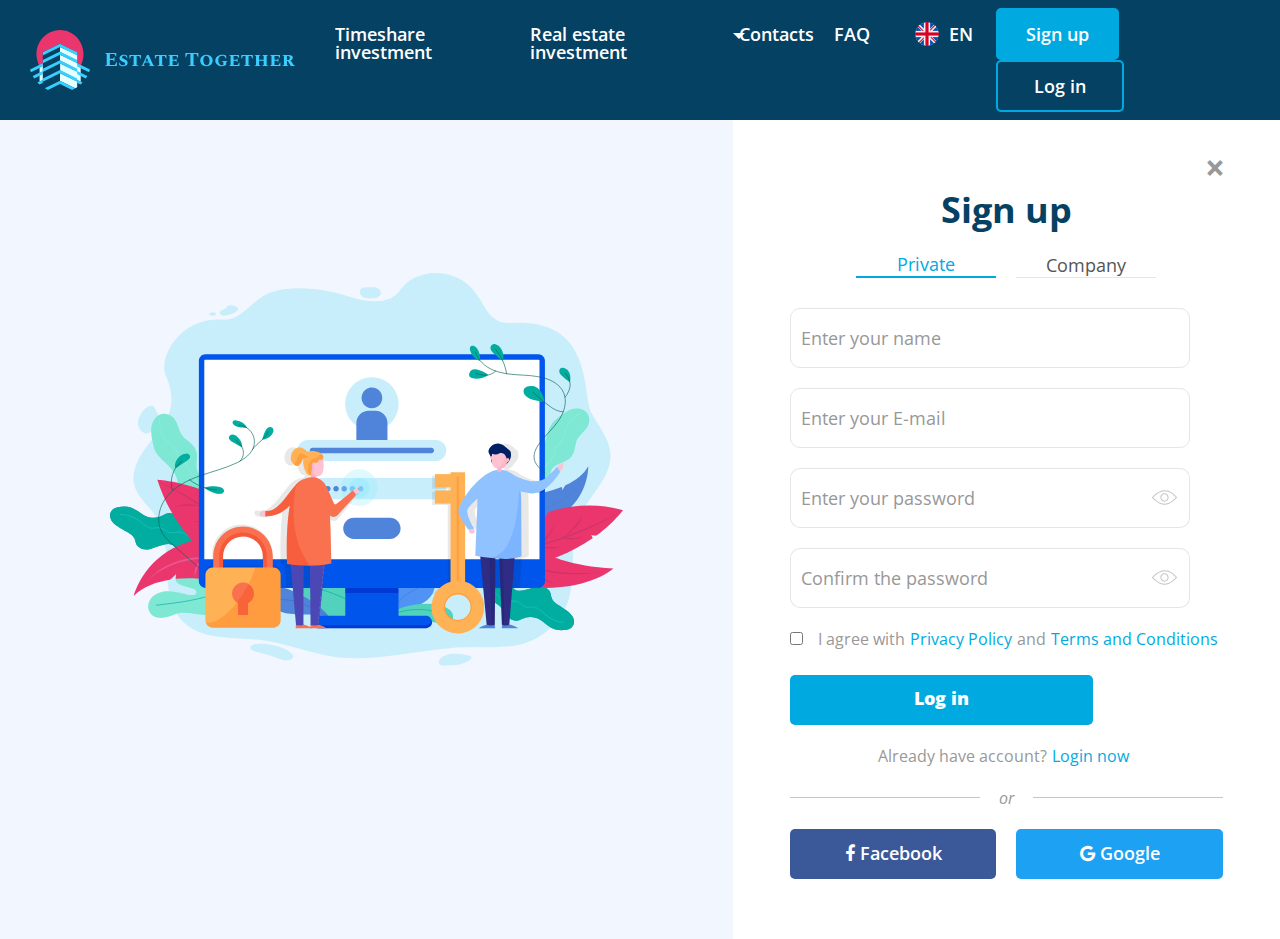
<file: signup.html>
<!DOCTYPE html>
<html lang="en">
<head>
	<meta charset="UTF-8">
	<meta name="viewport" content="width=device-width, initial-scale=1.0, maximum-scale=1.0, user-scalable=0">
    <link rel="stylesheet" href="css/normalize.min.css"/>
    <link rel="stylesheet" href="css/signup.css"/>
    <link href="https://fonts.googleapis.com/css2?family=Open+Sans:wght@300;600;700&display=swap" rel="stylesheet">
    	<link rel="stylesheet" type="text/css" href="fonts/font-awesome-4.7.0/css/font-awesome.min.css">

	<title>My Profile</title>
</head>
<body style="background-color: #F2F6FF;">
<header class="header">
    <div class="container">
        <div class="header__body">
            <a href="index.html" class="header__logo">
                <img src="img/main/Logo1.svg" alt="logo">
            </a>
            <div class="header__burger">
                <span></span>
            </div>
            <nav class="header__menu">
                <ul class="header__list">
                    <li>
                        <a href="Timeshare.html" class="header__link">Timeshare investment</a>
                    </li>
                     <li>
                        <a href="#" class="header__link">Real estate investment</a>
                        <span class="menu__arrow arrow"></span>
                        <span class="menu__polygon polygon"></span>
                        <ul class="sub-header__list">
                            <li>
                                <a href="finished.html" class="sub-header__link">Finished real estate</a>
                            </li>
                            <li>
                                <a href="u_construction.html" class="sub-header__link">Real estate under construction</a>
                            </li>
                        </ul>
                    </li>
                    <li>
                        <a href="404.html" class="header__link-1">Contacts</a>
                    </li>
                     <li>
                        <a href="FAQ.html" class="header__link">FAQ</a>
                    </li>
                </ul>
            <div class="lang-menu">
                <div class="selected-lang">
                    EN
                </div>
                <span class="polygon_2"></span>
                <ul>
                    <li>
                        <a href="#" class="de">DE</a>
                    </li>
                    <li>
                        <a href="" class="en">EN</a>
                    </li>
                    <li>
                        <a href="" class="fr">FR</a>
                    </li>
                </ul>
                
            </div>
                    <div class="header__link">
                    <ul class="header__actions">
                        <li><a href="#download" class="btn-signup">Sign up</a></li>
                        <li><a href="#download" class="btn-login">Log in</a></li>
                    </ul>
                </nav>
            </div>
        </div>
    </div>
</header>

		<main>

			<div class="half left">
				<img src="img/signup.svg" alt="Sign Up">
			</div>

			<div class="half" id="forms-holder">
				<div class="holder right">
					<span onclick="document.getElementById('id01').style.display='none'" class="close" id="close" title="Close Modal">×</span>
				</div>
				<div class="holder center">
					<h1>Sign up</h1>
				</div>
				<div class="holder form-holder">
					<div class="btns holder center">
						<button id="checked" class="sign-btn">Private</button>
						<button id="" class="sign-btn">Company</button>
					</div>
					<div class="holder center">
						<form action="#" method="post" id="private" name="privForm">
							<div class="input-holder">
								<input placeholder="Enter your name" type="text" class="st-input text" name="uName">
								<input placeholder="Enter your E-mail" type="text" class="st-input text" name="uMail">
								<div class="password-holder">
									<input placeholder="Enter your password" type="password" class="st-input pass" name="uPass">
									<button><img src="img/show.svg" alt="Show"></button>
									<!-- <span>Password must be at least 8 characters</span> -->
								</div>
								<div class="password-holder">
									<input placeholder="Confirm the password" type="password" class="st-input pass" name="uPassConf">
									<button><img src="img/show.svg" alt="Show"></button>
								</div>
								<div class="check-holder">
									<p><input type="checkbox" name="agree"> I agree with <a href="#" class="blue-b">Privacy Policy</a>  and <a href="#" class="blue-b"> Terms and Conditions </a></p>
								</div>


								<a href="myProfile1.html"name="confBtn" class="f-btn m-bottom15">Log in</a>


								<div class="holder center">
									<p>Already have account?<a href="#" class="blue-a">Login now</a> </p>
								</div>
								<div class="holder line-holder">
									<div class="line"></div>
									<p class="line-holder">or</p>
									<div class="line"></div>
								</div>
								<div class="login100-form-social flex-c-m">
						<a href="#" class="login100-form-social-item flex-c-m bg1 m-r-5">
							<i class="fa fa-facebook-f" aria-hidden="true"></i> Facebook
						</a>

						<a href="#" class="login100-form-social-item flex-c-m bg2 m-r-5">
							<i class="fa fa-google"></i> Google
						</a>
					</div>
							</div>
						</form>
						<form action="#" method="post" class="hide" id="company" name="compForm">
							<div class="input-holder">
								<input placeholder="Enter your company name" type="text" class="text st-input">
								<input placeholder="Enter your E-mail" type="text" class="text st-input">
								<div class="password-holder">
									<input placeholder="Enter your password" type="password" class="pass st-input">
									<button><img src="img/show.svg" alt="Show"></button>
								</div>
								<div class="password-holder">
									<input placeholder="Confirm the password" type="password" class="pass st-input">
									<button><img src="img/show.svg" alt="Show"></button>
								</div>
								<div class="check-holder">
									<p><input type="checkbox" name="agree"> I agree with <a href="#" class="blue-a">Privacy Policy</a>  and <a href="#" class="blue-a"> Terms and Conditions </a></p>
								</div>
								<input type="button" name="confirm" value="Sign up" class="f-btn m-bottom15">
								<div class="holder center">
									<p>Already have account?<a href="#" class="blue-a">Login now</a> </p>
								</div>
							</div>
						</form>
					</div>	
				</div>
			</div>

			<div class="half hide" id="verify-holder">
				<div class="very-holder">
					<h1>Verify your account</h1>
					<img src="img/very.svg" alt="Varify">
				</div>
				<form action="#" method="post" name="verif">
					<div class="very-holder">
						<p class="m-bottom15">We guarantee complete safety for our clients.<br> Please enter your phone number and we will send<br> you a verification code</p>
						<select name="tel" class="st-input text">
							<option value="usa">United States (+1)</option>
							<option value="rb">Belarus (+375)</option>
						</select>
						<input placeholder="(+1)000-00-00" type="tel" class="st-input text" name="phone">
						<input type="button" name="confirm" value="Confirm" class="f-btn">
					</div>
				</form>
				<form action="#" method="post" class="hide" name="confNum">
					<div class="very-holder">
						<div class="very-holder_2">
						<p>We have sent a verification code to the phone number <span>+1234567890</span></p>
						<a href="#" class="blue-a">Change the phone number</a>
						</div>
						<input placeholder="Enter a 5-digit code" type="text" class="text st-input">
						<input type="button" name="confirm2" value="Confirm" class="f-btn">
					</div>
					<div class="holder center">
						<p>Not recieved the code yet?<a href="#" class="blue-a">Resend request</a> </p>
					</div>
				</form>
			</div>
		</main>
	<script type="text/javascript" src="js/signup.js"></script>
</body>
</html>
</file>
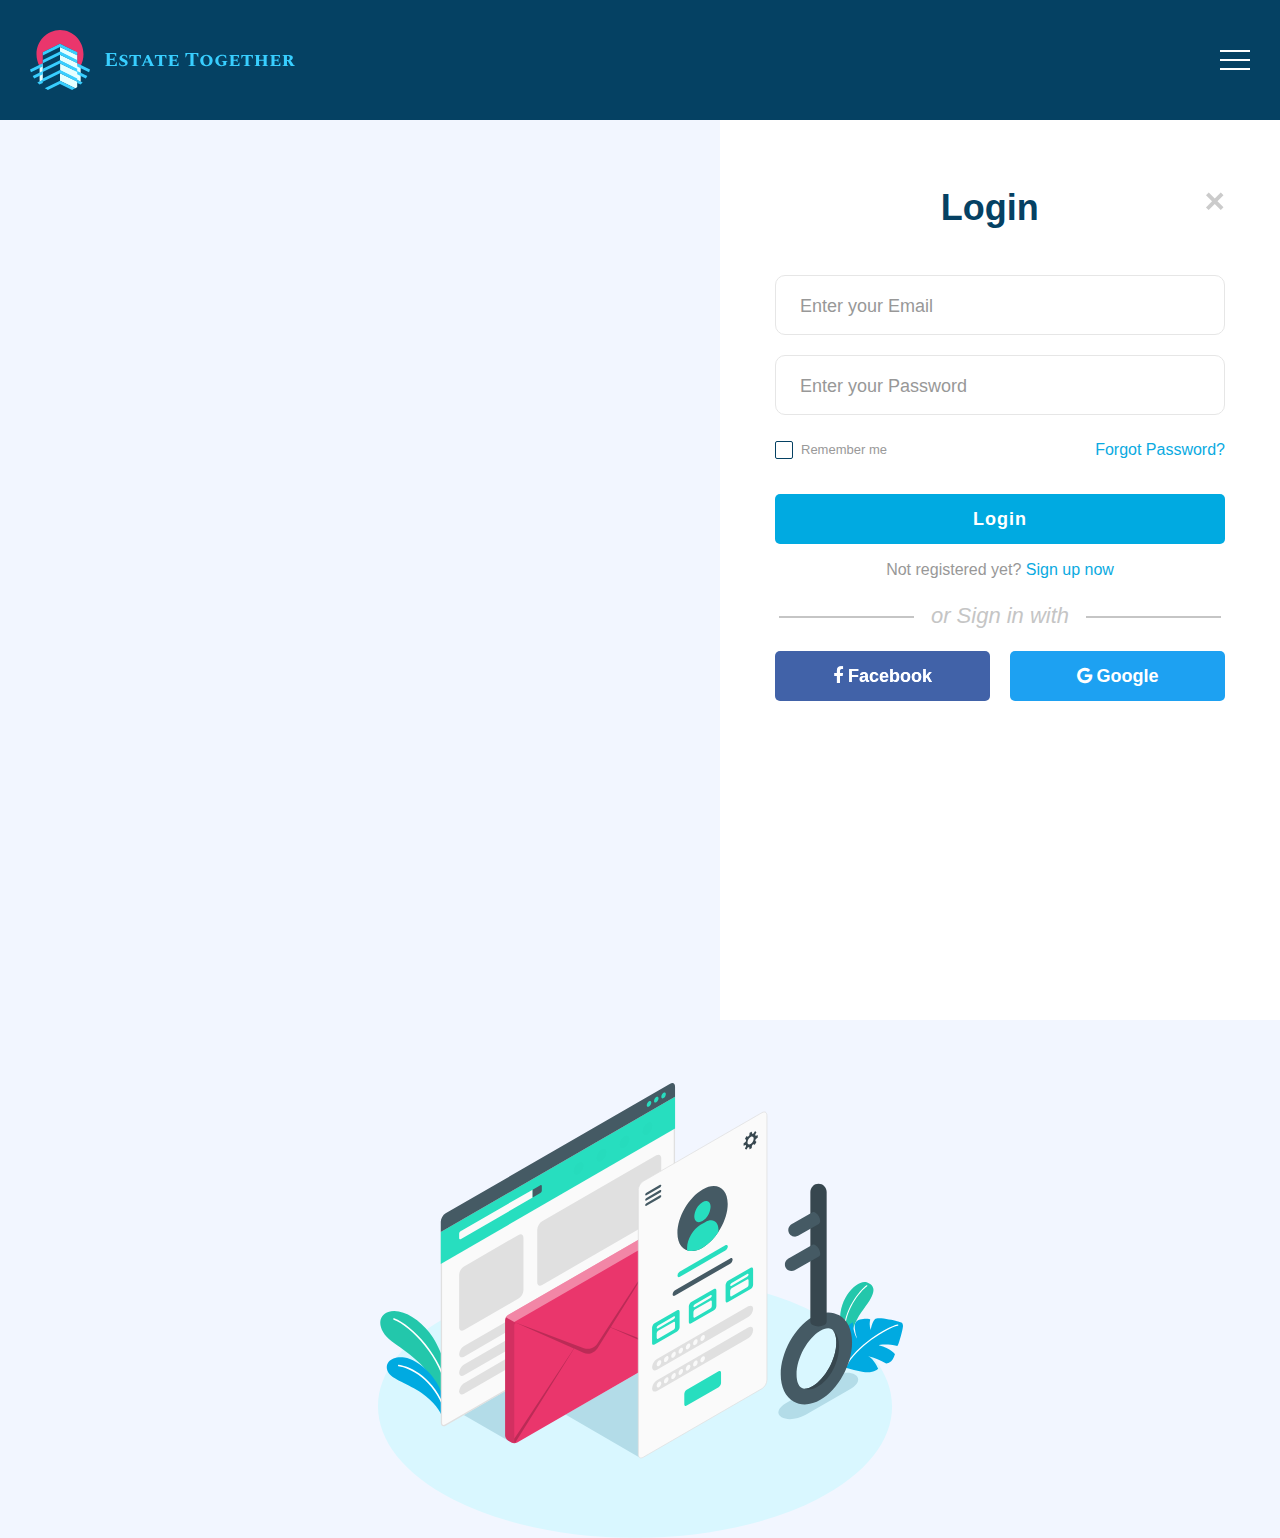
<file: Login_v18/loginmain.html>
<!DOCTYPE html>
<html lang="en">
<head>
	<title>Login</title>
	<meta charset="UTF-8">
	<meta name="viewport" content="width=device-width, initial-scale=1">
<!--===============================================================================================-->	
	<link rel="icon" type="image/png" href="images/icons/favicon.ico"/>
<!--===============================================================================================-->
	<link rel="stylesheet" type="text/css" href="vendor/bootstrap/css/bootstrap.min.css">
<!--===============================================================================================-->
	<link rel="stylesheet" type="text/css" href="fonts/font-awesome-4.7.0/css/font-awesome.min.css">
<!--===============================================================================================-->
	<link rel="stylesheet" type="text/css" href="fonts/Linearicons-Free-v1.0.0/icon-font.min.css">
<!--===============================================================================================-->
	<link rel="stylesheet" type="text/css" href="vendor/animate/animate.css">
<!--===============================================================================================-->	
	<link rel="stylesheet" type="text/css" href="vendor/css-hamburgers/hamburgers.min.css">
<!--===============================================================================================-->
	<link rel="stylesheet" type="text/css" href="vendor/animsition/css/animsition.min.css">
<!--===============================================================================================-->
	<link rel="stylesheet" type="text/css" href="vendor/select2/select2.min.css">
<!--===============================================================================================-->	
	<link rel="stylesheet" type="text/css" href="vendor/daterangepicker/daterangepicker.css">
<!--===============================================================================================-->
	<link rel="stylesheet" type="text/css" href="css/util_1.css">
	<link rel="stylesheet" type="text/css" href="css/loginmain.css">

<!--===============================================================================================-->
</head>
<body style="background-color: #F2F6FF;">
		<header class="header">
	    <div class="container">
	        <div class="header__body">
	            <a href="../index.html" class="header__logo">
	                <img src="images/Logo1.svg" alt="logo">
	            </a>
	            <div class="header__burger">
	                <span></span>
	            </div>
	            <nav class="header__menu">
	                <ul class="header__list">
	                    <li>
	                        <a href="../Timeshare.html" class="header__link">Timeshare investment</a>
	                    </li>
	                     <li>
	                        <a href="#" class="header__link">Real estate investment</a>
	                        <span class="menu__arrow arrow"></span>
	                        <span class="menu__polygon polygon"></span>
	                        <ul class="sub-header__list">
	                            <li>
	                                <a href="../finished.html" class="sub-header__link">Finished real estate</a>
	                            </li>
	                            <li>
	                                <a href="../u_construction.html" class="sub-header__link">Real estate under construction</a>
	                            </li>
	                        </ul>
	                    </li>
	                    <li>
	                        <a href="../404.html" class="header__link-1">Contacts</a>
	                    </li>
	                     <li>
	                        <a href="../FAQ.html" class="header__link">FAQ</a>
	                    </li>
	                </ul>
	            <div class="lang-menu">
	                <div class="selected-lang">
	                    EN
	                </div>
	                <span class="polygon_2"></span>
	                <ul>
	                    <li>
	                        <a href="#" class="de">DE</a>
	                    </li>
	                    <li>
	                        <a href="" class="en">EN</a>
	                    </li>
	                    <li>
	                        <a href="" class="fr">FR</a>
	                    </li>
	                </ul>
	                
	            </div>
	                    <ul class="header__actions">
	                        <li><a href="signup.html" class="btn-signup">Sign up</a></li>
	                        <li><a href="#download" class="btn-login">Log in</a></li>
	                    </ul>
	                </nav>
	            </div>
	        </div>
	</header>
	<div class="limiter">
		<div class="container-login100">
			<div class="wrap-login100">
				<form class="login100-form validate-form">
					<a href="../index.html"><span onclick="document.getElementById('id01').style.display='none'" class="close" title="Close Modal">×</span></a>
					<span class="login100-form-title p-b-43">
						Login
					</span>
					
					
					<div class="wrap-input100 validate-input" data-validate = "Valid email is required: ex@abc.xyz">
						<input class="input100" type="text" name="email">
						<span class="focus-input100"></span>
						<span class="label-input100">Enter your Email</span>
					</div>
					
					
					<div class="wrap-input100 validate-input" data-validate="Password is required">
						<input class="input100" type="password" name="pass">
						<span class="focus-input100"></span>
						<span class="label-input100">Enter your Password</span>
					</div>

					<div class="flex-sb-m w-full p-t-3 p-b-32">
						<div class="contact100-form-checkbox">
							<input class="input-checkbox100" id="ckb1" type="checkbox" name="remember-me">
							<label class="label-checkbox100" for="ckb1">
								Remember me
							</label>
						</div>

						<div>
							<a href="#popup" class="txt1">
								Forgot Password?
							</a>
						</div>
					</div>
			

					<div class="container-login100-form-btn">
						<button class="login100-form-btn">
							Login
						</button>
					</div>
					<div class="text-center_1">
							<p>
							Not registered yet? <a href="#" class="txt1">Sign up now
							</a></p> </div>
					<div class="text-center p-t-46 p-b-20">
						<span class="txt2">
							or Sign in with 
						</span>
					</div>

					<div class="login100-form-social flex-c-m">
						<a href="#" class="login100-form-social-item flex-c-m bg1 m-r-5">
							<i class="fa fa-facebook-f" aria-hidden="true"></i>Facebook 
						</a>

						<a href="#" class="login100-form-social-item flex-c-m bg2 m-r-5">
							<i class="fa fa-google"></i> Google
						</a>
					</div>
				</form>

				<div class="login100-more">
					<img src="images/Illustration login.svg" alt="">
				</div>
			</div>
		</div>
	</div>
<!--===============================================================================================-->
	<script src="vendor/jquery/jquery-3.2.1.min.js"></script>
<!--===============================================================================================-->
	<script src="vendor/animsition/js/animsition.min.js"></script>
<!--===============================================================================================-->
	<script src="vendor/bootstrap/js/popper.js"></script>
	<script src="vendor/bootstrap/js/bootstrap.min.js"></script>
<!--===============================================================================================-->
	<script src="vendor/select2/select2.min.js"></script>
<!--===============================================================================================-->
	<script src="vendor/daterangepicker/moment.min.js"></script>
	<script src="vendor/daterangepicker/daterangepicker.js"></script>
<!--===============================================================================================-->
	<script src="vendor/countdowntime/countdowntime.js"></script>
<!--===============================================================================================-->
	<script src="js/main.js"></script>
	<div id="popup"class="popup">
		<div class="popup__body">
			<div class="popup__content">
				<a href="#" class="popup__close"><span onclick="document.getElementById('id01').style.display='none'" class="close" title="Close Modal">×</span></a>
				<div class="login100-form-title"><h1>Forgot the password?</h1></div>
				<div class="popup__text"><p>Write your E-mail to reset your password</p></div>
					<div class="wrap-input200 validate-input" data-validate = "Valid email is required: ex@abc.xyz">
						<input class="input100" type="text" name="email">
						<span class="focus-input100"></span>
						<input class="input100 has-val" type="text" name="email">
						<span class="label-input100">Enter your Email</span>
					</div>
				<div class="container-login200-form-btn">
						<button class="login100-form-btn">
							Login
						</button>
				</div>
				<div class="text-center_1"><p>Already have an account? <a href="#" class="txt1">Login now</a></p> 
				</div>
				<div class="text-center_1"><p>Not registered yet? <a href="#" class="txt1">Sign up now</a></p> 
				</div>
			</div>
		</div>
	</div>
</body>
</html>
</file>
<file: css/signup.css>
/* FONT FAMILY */
/* COLORS */

@font-face {
  font-family:'Open Sans', sans-serif;
  src: url('../fonts/Open_Sans/OpenSans-Bold.ttf'); 
}

@font-face {
  font-family: 'Open Sans', sans-serif;
  src: url('../fonts/Open_Sans/OpenSans-Regular.ttf'); 
}

@font-face {
  font-family: 'Open Sans', sans-serif;
  src: url('../fonts/Open_Sans/OpenSans-SemiBold.ttf'); 
}

@font-face {
  font-family:'Open Sans', sans-serif;
  src: url('../fonts/Open_Sans/OpenSans-ExtraBold.ttf'); 
}
@font-face {
  font-family:'Open Sans', sans-serif;
  src: url('../fonts/Open_Sans/OpenSans-LightItalic.ttf'); 
}
html, body{
  height: 100%;
  font-family: 'Open Sans', sans-serif;
}
.body{
  display: flex;
  flex-direction: column;
}
.container {
  max-width: 1400px;
  margin: 0px auto;
  padding: 0px 10px;
}
.wrapper {
  display: -webkit-box;
  display: -ms-flexbox;
  display: flex;
  -ms-flex-preferred-size: 90%;
      flex-basis: 90%;}
.header {
  position: fixed;
  width: 100%;
  top: 0;
  left: 0;
  z-index: 50;
}
.header:before{
  content: '';
  position: absolute;
  top: 0;
  left: 0;
  width: 100%;
  height: 100%;
  background-color: #054163;
  z-index: 2;
}
.header__body {
  position: relative;
  display: flex;
  justify-content: space-between;
  height: 120px;
  align-items: center;
}
.header__body a{
  color: #fff;
}
.header__logo {
  margin-left: 20px;
  flex: 0 0 285px;
  z-index: 3;
}
.header__logo img{
  max-width: 100%;
}
.header__burger {
  display: none;
}
.header__menu {
  position: relative;
  display: flex;
}
.header__menu a.parent{
  margin: 0px 5px 0px 0px;

}
.header__list {
  display: flex;
  margin:17.3px 21px 0 20px;
}
.header__actions{
  z-index: 2;
  position: relative;
    display: flex;
flex-wrap: wrap;
}
.header__actions li{
  margin: 0 20px 0 0;
}
.header__list>li{
  margin: 0 20px 0 0;
  position: relative;
  z-index: 2;
  flex: 1 1 auto;
}
.polygon {
  display: none;
  position: absolute;
  right: 0px;
  top: 30px;
  width: 0;
  left: 90px;
  border-bottom: 6px solid #00aae1;
  border-right: 6px solid transparent;
  border-left: 6px solid transparent;
}
.header__list>li:hover span {
  display: block;
}
.header__list>li:hover .sub-header__list{
  display: block;
}
.header__link {
  font-size: 18px;
  font-weight: 600;
}
.header__link-1{
  font-size: 18px;
  font-weight: 600;
  padding-left: 10px;
}
.sub-menu__list {

}
.sub-header__list {
  display: none;
  width: 199px;
  position: absolute;
  left: 0;
  top: 16px;
  padding: 20px 0px 0px 0px;
}
.sub-header__list li{
  background-color: #00aae1;
}
.sub-header__list li:hover {
    background-color: #35c4f2;
  }
.sub-header__link {
display: inline-block;
padding: 10px 0px 10px 15px;
  font-size: 16px;
  font-weight: 600;
}
.menu__arrow {}
.arrow {
  position: absolute;
  right: 0px;
  top: 8px;
  width: 0;
  left: 203px;
  border-top: 6px solid #fff;
  border-right: 6px solid transparent;
  border-left: 6px solid transparent;
}
.arrow.active{
  transform: rotate(-180deg);
}
body.mouse .menu__list>li:hover .sub-menu__list {
  display: block;
}
body.mouse .sub-menu__list>li:hover .sub-sub-menu__list {
  display: block;
}

body.touch .sub-menu__list.open{
  display: block;
}
body.touch .sub-sub-menu__list.open{
  display: block;
}
body.touch .arrow {
  display: block;
}

@media (max-width:767px){
  .wrapper{
    padding: 15px;
  }
  .menu__list {
    display: block;
  }
  .menu__list>li{
    margin: 0px 0px 10px 0px;
  }
  .sub-menu__list{
    position: relative;
    left: 0;
    top: 0;
  }
  .sub-sub-menu__list{
    padding: 0px 5px;
    position: relative;
    left: 0;
    top: 0;
  }
  .sub-menu__arrow.arrow {
    right: 10px;
    top: 0px;
    border-bottom: none;
    border-left: 10px solid transparent;
    border-top: 10px solid #000;
    border-right: 10px solid transparent;
  }
}
.lang-menu {
    width: 70px;
    text-align: right;
    font-weight: 600;
    margin: 14px 20px 0px 0px;
    position: relative;
    z-index: 4;
}
.lang-menu .selected-lang {
    display: flex;   
    justify-content: center;
    align-items: center;
    cursor: pointer;
    color: #fff;
}
.lang-menu .selected-lang:before {
    -webkit-border-radius: 50px;
  -moz-border-radius: 50px;
  border-radius: 50px;
  border: none;
    content: '';
    display: inline-block;
    width: 24px;
    height: 24px;
    margin-right: 10px;
    background-image: url("../img/main/united-kingdom (1).png");
    background-size: contain;
    background-repeat: no-repeat;
  }
.lang-menu :hover.polygon_2{
  display: block;
}

.polygon_2 {
  display: none;
  position: absolute;
  right: 29.5px;
  top: 30px;
  width: 0;
  border-bottom: 6px solid #00aae1;
  border-right: 6px solid transparent;
  border-left: 6px solid transparent;
}
.lang-menu ul {
    margin: 0;
    padding: 0;
    display: none;
    background-color: #00aae1;
    position: absolute;
    justify-content: center;
    border-radius: 5px;
    top: 35px;
    right: 0px;
    width: 70px;
}


.lang-menu ul li {
    list-style: none;
    text-align: left;
    display: flex;
    justify-content: space-between;
    border-radius: 5px;
}

.lang-menu ul li a {
  font-size: 16px;
  align-items: center;
  justify-content: center;
  align-self: center;
  text-align: center;
    text-decoration: none;
    width: 70px;
    padding: 5px 0px;
    display: block;
    color: #fff;
}

.lang-menu ul li:hover {
    background-color: #35c4f2;
}

.lang-menu ul li a:before {
    content: '';
    display: inline-block;
    width: 25px;
    height: 25px;
    vertical-align: middle;
    margin-right: 10px;
    background-size: contain;
    background-repeat: no-repeat;
}

.de:before {
    width: 25px;
    height: 25px;
    background-image: url("../img/main/germany.png");
}

.en:before {
    background-image: url("../img/main/united-kingdom (1).png");
}
.fr:before {
    width: 25px;
    height: 25px;
    background-image: url("../img/main/france.png");
}

.ar:before {
    background-image: url(https://www.countryflags.io/ae/flat/32.png);
}

.lang-menu:hover span{
    display: block;
}
.lang-menu:hover ul {
    display: block;
}
.btn-signup {
  font-weight: 600;
  font-size: 18px;
  color: #fff;
  border-radius: 5px;
  display: inline-block;
  background-color:#00aae1;
  border-color:#00aae1;
  padding: 17px 30px 17px 30px;}

.btn-signup:hover, .btn-signup:focus {
  background-color: #35c4f2;
 }
 .btn-login {
  font-size: 18px;
  font-weight: 600;
  color: #fff;
  border-radius: 5px;
  display: inline-block;
  border: 2px solid;
  border-color:#00aae1;
  padding: 15px 36px 15px 36px;;
}

.btn-login:hover, .btn-login:focus {
  color: #ea366c;
 }
/* ==========================================================================
      MEDIA
========================================================================== */
@media (max-width: 1200px) {
    #top .body.lock{
    overflow: hidden;
  }
  .header__burger{
    display: block;
    position: relative;
    width: 30px;
    height: 20px;
    z-index: 3;
    margin-right: 20px;
  }
  .header__list{
    padding-right: 0px;
  }
  .header__link-1 {
    padding-left: 0px;
}
.polygon{
  top: 32px;
}
.lang-menu{
  position: relative;
  margin-left: 50px;
}
.btn-signup{
  display: flex;
  flex-wrap: wrap;
   width: 223px;
  justify-content: center;
  margin: 20px 0 0 20px;  }
  .btn-login {
    display: none;
  }
  .header__burger span{
    position: absolute;
    background-color: #fff;
    left: 0;
    width: 100%;
    height: 2px;
    top: 9px;
    transition: all 0.3s ease 0s;
  }
  .header__burger:before,.header__burger:after{
    content: '';
    background-color: #fff;
    position: absolute;
    width: 100%;
    height: 2px;
    left: 0;
    transition: all 0.3s ease 0s;
  }
  .header__burger:before{
    top: 0;
    }
  .header__burger:after{
    bottom: 0;
  }
  .header__burger.active:before{
    transform: rotate(45deg);
    top: 9px;
  }
  .header__burger.active span{
    transform: scale(0);
  }
  .header__burger.active:after{
    transform: rotate(-45deg);
    bottom: 9px;
  }
  .header__menu {
    position: fixed;
    display: flex;
    flex-direction: column;
    top: -100%;
    left: 0;
    width: 100%;
    height: 100%;
    overflow: auto;
    background-color: rgba(0, 0, 0, 0.7);
    padding: 150px 60px 20px ;
    transition: all 0.5s ease 0s;
  }
  .header__menu.active{
    top: 0;
  }
  .header__list {
  display: block;
}
  .header__list>li{
  margin: 0 0 20px 0;
  max-width: 223px;
}
  .sub-header__list{
    position: relative;
    left: 0;
    top: 0;
  }
}

@media (max-width: 767px){
  .header__list>li{
    margin: 0px 0px 10px 0px;
  }
  .sub-header__list{
    position: relative;
    left: 0;
    top: 0;
  }
  .body.lock{
    overflow: hidden;
  }
  .header__burger{
    z-index: 3;
  }
  .header__body{
    height: 70px;
    align-items: center;
  }
  .header__logo {
  flex: 30px 0 20px 205px;
  margin-left: 20px;
  }
  .header__menu {
    padding: 120px 60px 20px;
    }
}
@media (max-width: 425px){
 .header__list {
  display: block;
  max-width: 250px;
  margin: auto;
  justify-content: center;
 }
  .header__burger{
    margin-right: 0px;
    z-index: 3;
  }
  .header__logo {
  flex: 0 0 185px;
  margin-left: 0px;
}
  .header__menu {
    padding: 50px 0px 20px ;
    text-align: center;
    margin: auto;
  }
}

main {
  display: -webkit-box;
  display: -ms-flexbox;
  display: flex;
}

input::-webkit-input-placeholder {
  color: #989898;
}

input:-ms-input-placeholder {
  color: #989898;
}

input::-ms-input-placeholder {
  color: #989898;
}

input::placeholder {
  color: #989898;
}

.show {
  opacity: 1;
  display: block;
}
#verify-holder{
  background-color: #fff;
  width: 560px;
  margin-top: 120px;
}
.very-holder_2{
  padding: 20px 55px 20px 55px;
}
.very-holder_2 p{
  padding-bottom: 10px;
  
}
.half.left {
  width: 750px;
  margin: auto;
  background-color: #F2F6FF;
  height: 100vh;
  display: -webkit-box;
  display: -ms-flexbox;
  display: flex;
  -webkit-box-pack: center;
  -ms-flex-pack: center;
   justify-content: center;
  -webkit-box-align: center;
  -ms-flex-align: center;
   align-items: center;
}
#forms-holder.half{
  margin-top: 120px;
  width: 560px;
  background-color: #fff;
}

.left img {
  width: 70%;
  -ms-flex-item-align: center;
      align-self: center;
}

.right {
  display: -webkit-box;
  display: -ms-flexbox;
  display: flex;
  -webkit-box-pack: end;
      -ms-flex-pack: end;
          justify-content: flex-end;
}
.right button {
  margin-top: 30px;
  margin-right: 10%;
}

.holder {
  display: -webkit-box;
  display: -ms-flexbox;
  display: flex;
  -ms-flex-preferred-size: 100%;
      flex-basis: 100%;
  -webkit-transition: 0.1s;
  transition: 0.1s;
}
.holder.center{
  margin-bottom: 20px;
}
@media (max-width: 425px) {
.holder.center{
  width: 80%;
  margin: auto;
}
}
.holder.center p{
font-weight: 400;
    font-size: 16px;
    line-height: 22px;
    color: #989898;
}
.close {
    position: relative;
    top: 0;
    color: #989898;
    font-size: 35px;
    font-weight: bold;
    margin-top: 30px;
    margin-right: 10%;
}
.close:hover,
.close:focus {
    color: #0aaae1;
    cursor: pointer;
}

h1 {
  width: 100%;
  display: block;
  font-family: 'Open Sans', sans-serif;
  font-size: 36px;
  font-weight: 700;
  color:#054163;
  line-height: 49px;
  text-align: center;
}

.center {
  -webkit-box-pack: center;
      -ms-flex-pack: center;
          justify-content: center;
}

.column {
  -webkit-box-orient: vertical;
  -webkit-box-direction: normal;
      -ms-flex-direction: column;
          flex-direction: column;
}

.btns .sign-btn {
  font-size: 18px;
  color: #555555;
  line-height: 1.2;
  font-weight: 400;
  width: 140px;
  background-color: transparent;
  border-left: none;
  border-right: none;
  border-top: none;
  outline: none;
  cursor: pointer;
  border-bottom: 1px solid #e6e6e6;
  -webkit-transition: 0.1s;
  transition: 0.1s;
}
.btns .sign-btn:first-child {
  margin-right: 20px;
}

#checked {
  color: #00AAE1;
  border-bottom: 2px solid #00AAE1;
}

.form-holder {
  display: -webkit-box;
  display: -ms-flexbox;
  display: flex;
  -webkit-box-orient: vertical;
  -webkit-box-direction: normal;
      -ms-flex-direction: column;
          flex-direction: column;
  -webkit-box-pack: center;
      -ms-flex-pack: center;
          justify-content: center;
}

.hide {
  display: none;
}

#red {
  border: 1px solid #EA366C;
}

.input-holder {
  display: -webkit-box;
  display: -ms-flexbox;
  display: flex;
  -webkit-box-orient: vertical;
  -webkit-box-direction: normal;
      -ms-flex-direction: column;
          flex-direction: column;
  margin-top: 10px;
}
.input-holder .check-holder {
  display: -webkit-box;
  display: -ms-flexbox;
  display: flex;
  margin-bottom: 25px;
}
.input-holder .check-holder p {
  display: -webkit-box;
  display: -ms-flexbox;
  display: flex;
  flex-wrap: wrap;
  width: 100%;
  margin: auto;
  -webkit-box-align: center;
      -ms-flex-align: center;
          align-items: center;
}
.input-holder .check-holder p input {
  margin-right:15px;
}
.input-checkbox100:checked + .label-checkbox100::before {
    color: #054163;
  }
.label-checkbox100::before {
  content: "\f00c";
  font-family: FontAwesome;
  font-size: 13px;
  color: transparent;

  display: -webkit-box;
  display: -webkit-flex;
  display: -moz-box;
  display: -ms-flexbox;
  display: flex;
  justify-content: center;
  align-items: center;
  position: absolute;
  width: 18px;
  height: 18px;
  border-radius: 2px;
  background: #fff;
  border: 1px solid #054163;
  left: 0;
  top: 50%;
  -webkit-transform: translateY(-50%);
  -moz-transform: translateY(-50%);
  -ms-transform: translateY(-50%);
  -o-transform: translateY(-50%);
  transform: translateY(-50%);
}
.blue-a {
  margin: 0 5px;
  text-decoration: none;
  color: #00AAE1;

}
.blue-b {
  margin: 0 5px;
  text-decoration: none;
  color: #00AAE1;
}
.st-input {
  height: 60px;
  border-radius: 10px;
  margin-bottom: 20px;
  -webkit-box-sizing: border-box;
          box-sizing: border-box;
  padding-left: 10px;
  outline: none;
}

.text {
  width: 400px;
  border: 1px solid #e6e6e6;
}

.pass {
  width: 360px;
  border: 1px solid #e6e6e6;
  border-radius: 10px 0 0 10px;
  border-right: none;
}

.password-holder {
  display: -webkit-box;
  display: -ms-flexbox;
  display: flex;
}
.password-holder button {
  width: 40px;
  height: 60px;
  background-color: white;
  border: 1px solid #e6e6e6;
  border-left: none;
  border-radius: 0 10px 10px 0;
  outline: none;
  cursor: pointer;
  padding-right: 10px;
}

.m-bottom15 {
  margin-bottom: 30px;
}

.f-btn {
  width: 70%;
  height: 50px;
  background-color: #00AAE1;
  border: none;
  border-radius: 5px;
  outline: none;
  cursor: pointer;
  color: white;
  font-weight: 800;
  -webkit-transition: 0.1s;
  transition: 0.1s;
  margin-bottom: 20px;
  text-align: center;
  padding: 14px 0;
}
.f-btn:hover {
  -webkit-filter: brightness(110%);
          filter: brightness(110%);
}

.line-holder {
  -webkit-box-pack: justify;
      -ms-flex-pack: justify;
          justify-content: space-between;
  -webkit-box-align: center;
      -ms-flex-align: center;
          align-items: center;
  margin: 0 0 0px 0;
}
.line-holder p {
  font-family: 'Open Sans', sans-serif;
    font-style: italic;
    font-weight: 300;
    font-size: 22px;
    line-height: 30px;
    color: #C5C5C5;
}

.line {
  width: 190px;
  height: 1px;
  background-color: #C5C5C5;
}
.sign-btns {
  display: -webkit-box;
  display: -ms-flexbox;
  display: flex;
  -webkit-box-pack: justify;
      -ms-flex-pack: justify;
          justify-content: space-between;
  margin-top: 20px;
}

.s-btn {
  display: -webkit-box;
  display: -ms-flexbox;
  display: flex;
  -webkit-box-pack: center;
      -ms-flex-pack: center;
          justify-content: center;
  -webkit-box-align: center;
      -ms-flex-align: center;
          align-items: center;
  width: 195px;
  height: 50px;
  outline: none;
  border-radius: 5px;
  border: none;
  cursor: pointer;
  -webkit-transition: 0.1s;
  transition: 0.1s;
  text-transform: uppercase;
}
.s-btn:hover {
  -webkit-filter: brightness(110%);
          filter: brightness(110%);
}
.s-btn:last-child:hover {
  -webkit-filter: brightness(95%);
          filter: brightness(95%);
}

.fb {
  background-color: #3B5999;
  color: white;
}
.fb img {
  margin-right: 5px;
}

.gg {
  background-color: #F2F6FF;
  color: black;
}
.gg img {
  margin-right: 7px;
}

.very-holder {
  display: -webkit-box;
  display: -ms-flexbox;
  display: flex;
  -webkit-box-align: center;
      -ms-flex-align: center;
          align-items: center;
  -webkit-box-orient: vertical;
  -webkit-box-direction: normal;
      -ms-flex-direction: column;
          flex-direction: column;
  text-align: center;
}
.very-holder select {
  color: #989898;
  font-family: 'Open Sans', sans-serif;
  font-size: 16px;
}
.very-holder h1 {
  margin-top: 100px;
  margin-bottom: 35px;
}
.very-holder img {
  margin-bottom: 25px;
}
.very-holder a {
  font-weight: 800;
  margin-bottom: 30px;
}
.login100-form-social-item {
    width: 100%;
    height: 50px;
    font-size: 18px;
    color: #fff;
    border-radius: 5px;
}

.login100-form-social-item:hover {
  background: #333333;
  color: #fff;
}
.bg1 {background: #3b5999;
  font-family: Open Sans;
  font-weight: 600;
  font-size: 18px;
  line-height: 25px}
.bg2 {background: #1da1f2;
  font-family: Open Sans;
  font-weight: 600;
  font-size: 18px;
  line-height: 25px}
.bg3 {background: #cd201f;}
.flex-c-m {
    display: -webkit-box;
    display: -webkit-flex;
    display: -moz-box;
    display: -ms-flexbox;
    display: flex;
    justify-content: center;
    -ms-align-items: center;
    align-items: center;
    margin-bottom: 20px;
}
.fa-facebook-f:before, .fa-facebook:before {
    content: "\f09a";
}
.fa {
    display: inline-block;
    font: normal normal normal 14px/1 FontAwesome;
    padding-right: 5px;
    font-size: inherit;
    text-rendering: auto;
    -webkit-font-smoothing: antialiased;
    -moz-osx-font-smoothing: grayscale;
}
.m-r-5 {margin-top: 20px;}
.m-r-5:first-child {margin-right: 20px;}
/*# sourceMappingURL=style.css.map */

@media (max-width: 1024px){
.half.left{
    width: 43%;
}
}
@media (max-width: 992px){
.half.left {
    width: 50%;
}
#forms-holder.half{
    width: 50%;
}
.form-holder{
  width: 50%;
}
.input-holder {
  width: 50%;}
}

@media (max-width: 768px){
.half.left {
    display: none;
  }
.input-holder {
  width: 100%;
  }
#forms-holder.half{
    width: 100%;
    height: 100%;
    padding-top: 70px;
}
.form-holder{
  width: 100%;
}
.password-holder {
    width: 400px;
}
}
@media (max-width: 425px){
.input-holder {
  width: 75%;
  margin: auto;
  padding-top: 20px;
  }
.password-holder {
    width: 100%;
}
.text{
  width: 100%;
  margin: auto;
  margin-bottom: 20px;
  }
}
</file>
<file: Login_v18/vendor/daterangepicker/daterangepicker.css>
.daterangepicker {
  position: absolute;
  color: inherit;
  background-color: #fff;
  border-radius: 4px;
  width: 278px;
  padding: 4px;
  margin-top: 1px;
  top: 100px;
  left: 20px;
  /* Calendars */ }
  .daterangepicker:before, .daterangepicker:after {
    position: absolute;
    display: inline-block;
    border-bottom-color: rgba(0, 0, 0, 0.2);
    content: ''; }
  .daterangepicker:before {
    top: -7px;
    border-right: 7px solid transparent;
    border-left: 7px solid transparent;
    border-bottom: 7px solid #ccc; }
  .daterangepicker:after {
    top: -6px;
    border-right: 6px solid transparent;
    border-bottom: 6px solid #fff;
    border-left: 6px solid transparent; }
  .daterangepicker.opensleft:before {
    right: 9px; }
  .daterangepicker.opensleft:after {
    right: 10px; }
  .daterangepicker.openscenter:before {
    left: 0;
    right: 0;
    width: 0;
    margin-left: auto;
    margin-right: auto; }
  .daterangepicker.openscenter:after {
    left: 0;
    right: 0;
    width: 0;
    margin-left: auto;
    margin-right: auto; }
  .daterangepicker.opensright:before {
    left: 9px; }
  .daterangepicker.opensright:after {
    left: 10px; }
  .daterangepicker.dropup {
    margin-top: -5px; }
    .daterangepicker.dropup:before {
      top: initial;
      bottom: -7px;
      border-bottom: initial;
      border-top: 7px solid #ccc; }
    .daterangepicker.dropup:after {
      top: initial;
      bottom: -6px;
      border-bottom: initial;
      border-top: 6px solid #fff; }
  .daterangepicker.dropdown-menu {
    max-width: none;
    z-index: 3001; }
  .daterangepicker.single .ranges, .daterangepicker.single .calendar {
    float: none; }
  .daterangepicker.show-calendar .calendar {
    display: block; }
  .daterangepicker .calendar {
    display: none;
    max-width: 270px;
    margin: 4px; }
    .daterangepicker .calendar.single .calendar-table {
      border: none; }
    .daterangepicker .calendar th, .daterangepicker .calendar td {
      white-space: nowrap;
      text-align: center;
      min-width: 32px; }
  .daterangepicker .calendar-table {
    border: 1px solid #fff;
    padding: 4px;
    border-radius: 4px;
    background-color: #fff; }
  .daterangepicker table {
    width: 100%;
    margin: 0; }
  .daterangepicker td, .daterangepicker th {
    text-align: center;
    width: 20px;
    height: 20px;
    border-radius: 4px;
    border: 1px solid transparent;
    white-space: nowrap;
    cursor: pointer; }
    .daterangepicker td.available:hover, .daterangepicker th.available:hover {
      background-color: #eee;
      border-color: transparent;
      color: inherit; }
    .daterangepicker td.week, .daterangepicker th.week {
      font-size: 80%;
      color: #ccc; }
  .daterangepicker td.off, .daterangepicker td.off.in-range, .daterangepicker td.off.start-date, .daterangepicker td.off.end-date {
    background-color: #fff;
    border-color: transparent;
    color: #999; }
  .daterangepicker td.in-range {
    background-color: #ebf4f8;
    border-color: transparent;
    color: #000;
    border-radius: 0; }
  .daterangepicker td.start-date {
    border-radius: 4px 0 0 4px; }
  .daterangepicker td.end-date {
    border-radius: 0 4px 4px 0; }
  .daterangepicker td.start-date.end-date {
    border-radius: 4px; }
  .daterangepicker td.active, .daterangepicker td.active:hover {
    background-color: #357ebd;
    border-color: transparent;
    color: #fff; }
  .daterangepicker th.month {
    width: auto; }
  .daterangepicker td.disabled, .daterangepicker option.disabled {
    color: #999;
    cursor: not-allowed;
    text-decoration: line-through; }
  .daterangepicker select.monthselect, .daterangepicker select.yearselect {
    font-size: 12px;
    padding: 1px;
    height: auto;
    margin: 0;
    cursor: default; }
  .daterangepicker select.monthselect {
    margin-right: 2%;
    width: 56%; }
  .daterangepicker select.yearselect {
    width: 40%; }
  .daterangepicker select.hourselect, .daterangepicker select.minuteselect, .daterangepicker select.secondselect, .daterangepicker select.ampmselect {
    width: 50px;
    margin-bottom: 0; }
  .daterangepicker .input-mini {
    border: 1px solid #ccc;
    border-radius: 4px;
    color: #555;
    height: 30px;
    line-height: 30px;
    display: block;
    vertical-align: middle;
    margin: 0 0 5px 0;
    padding: 0 6px 0 28px;
    width: 100%; }
    .daterangepicker .input-mini.active {
      border: 1px solid #08c;
      border-radius: 4px; }
  .daterangepicker .daterangepicker_input {
    position: relative; }
    .daterangepicker .daterangepicker_input i {
      position: absolute;
      left: 8px;
      top: 8px; }
  .daterangepicker.rtl .input-mini {
    padding-right: 28px;
    padding-left: 6px; }
  .daterangepicker.rtl .daterangepicker_input i {
    left: auto;
    right: 8px; }
  .daterangepicker .calendar-time {
    text-align: center;
    margin: 5px auto;
    line-height: 30px;
    position: relative;
    padding-left: 28px; }
    .daterangepicker .calendar-time select.disabled {
      color: #ccc;
      cursor: not-allowed; }

.ranges {
  font-size: 11px;
  float: none;
  margin: 4px;
  text-align: left; }
  .ranges ul {
    list-style: none;
    margin: 0 auto;
    padding: 0;
    width: 100%; }
  .ranges li {
    font-size: 13px;
    background-color: #f5f5f5;
    border: 1px solid #f5f5f5;
    border-radius: 4px;
    color: #08c;
    padding: 3px 12px;
    margin-bottom: 8px;
    cursor: pointer; }
    .ranges li:hover {
      background-color: #08c;
      border: 1px solid #08c;
      color: #fff; }
    .ranges li.active {
      background-color: #08c;
      border: 1px solid #08c;
      color: #fff; }

/*  Larger Screen Styling */
@media (min-width: 564px) {
  .daterangepicker {
    width: auto; }
    .daterangepicker .ranges ul {
      width: 160px; }
    .daterangepicker.single .ranges ul {
      width: 100%; }
    .daterangepicker.single .calendar.left {
      clear: none; }
    .daterangepicker.single.ltr .ranges, .daterangepicker.single.ltr .calendar {
      float: left; }
    .daterangepicker.single.rtl .ranges, .daterangepicker.single.rtl .calendar {
      float: right; }
    .daterangepicker.ltr {
      direction: ltr;
      text-align: left; }
      .daterangepicker.ltr .calendar.left {
        clear: left;
        margin-right: 0; }
        .daterangepicker.ltr .calendar.left .calendar-table {
          border-right: none;
          border-top-right-radius: 0;
          border-bottom-right-radius: 0; }
      .daterangepicker.ltr .calendar.right {
        margin-left: 0; }
        .daterangepicker.ltr .calendar.right .calendar-table {
          border-left: none;
          border-top-left-radius: 0;
          border-bottom-left-radius: 0; }
      .daterangepicker.ltr .left .daterangepicker_input {
        padding-right: 12px; }
      .daterangepicker.ltr .calendar.left .calendar-table {
        padding-right: 12px; }
      .daterangepicker.ltr .ranges, .daterangepicker.ltr .calendar {
        float: left; }
    .daterangepicker.rtl {
      direction: rtl;
      text-align: right; }
      .daterangepicker.rtl .calendar.left {
        clear: right;
        margin-left: 0; }
        .daterangepicker.rtl .calendar.left .calendar-table {
          border-left: none;
          border-top-left-radius: 0;
          border-bottom-left-radius: 0; }
      .daterangepicker.rtl .calendar.right {
        margin-right: 0; }
        .daterangepicker.rtl .calendar.right .calendar-table {
          border-right: none;
          border-top-right-radius: 0;
          border-bottom-right-radius: 0; }
      .daterangepicker.rtl .left .daterangepicker_input {
        padding-left: 12px; }
      .daterangepicker.rtl .calendar.left .calendar-table {
        padding-left: 12px; }
      .daterangepicker.rtl .ranges, .daterangepicker.rtl .calendar {
        text-align: right;
        float: right; } }
@media (min-width: 730px) {
  .daterangepicker .ranges {
    width: auto; }
  .daterangepicker.ltr .ranges {
    float: left; }
  .daterangepicker.rtl .ranges {
    float: right; }
  .daterangepicker .calendar.left {
    clear: none !important; } }
</file>
<file: Login_v18/css/util_1.css>
/*[ FONT SIZE ]
///////////////////////////////////////////////////////////
*/
.fs-1 {font-size: 1px;}
.fs-2 {font-size: 2px;}
.fs-3 {font-size: 3px;}
.fs-4 {font-size: 4px;}
.fs-5 {font-size: 5px;}
.fs-6 {font-size: 6px;}
.fs-7 {font-size: 7px;}
.fs-8 {font-size: 8px;}
.fs-9 {font-size: 9px;}
.fs-10 {font-size: 10px;}
.fs-11 {font-size: 11px;}
.fs-12 {font-size: 12px;}
.fs-13 {font-size: 13px;}
.fs-14 {font-size: 14px;}
.fs-15 {font-size: 15px;}
.fs-16 {font-size: 16px;}
.fs-17 {font-size: 17px;}
.fs-18 {font-size: 18px;}
.fs-19 {font-size: 19px;}
.fs-20 {font-size: 20px;}
.fs-21 {font-size: 21px;}
.fs-22 {font-size: 22px;}
.fs-23 {font-size: 23px;}
.fs-24 {font-size: 24px;}
.fs-25 {font-size: 25px;}
.fs-26 {font-size: 26px;}
.fs-27 {font-size: 27px;}
.fs-28 {font-size: 28px;}
.fs-29 {font-size: 29px;}
.fs-30 {font-size: 30px;}
.fs-31 {font-size: 31px;}
.fs-32 {font-size: 32px;}
.fs-33 {font-size: 33px;}
.fs-34 {font-size: 34px;}
.fs-35 {font-size: 35px;}
.fs-36 {font-size: 36px;}
.fs-37 {font-size: 37px;}
.fs-38 {font-size: 38px;}
.fs-39 {font-size: 39px;}
.fs-40 {font-size: 40px;}
.fs-41 {font-size: 41px;}
.fs-42 {font-size: 42px;}
.fs-43 {font-size: 43px;}
.fs-44 {font-size: 44px;}
.fs-45 {font-size: 45px;}
.fs-46 {font-size: 46px;}
.fs-47 {font-size: 47px;}
.fs-48 {font-size: 48px;}
.fs-49 {font-size: 49px;}
.fs-50 {font-size: 50px;}
.fs-51 {font-size: 51px;}
.fs-52 {font-size: 52px;}
.fs-53 {font-size: 53px;}
.fs-54 {font-size: 54px;}
.fs-55 {font-size: 55px;}
.fs-56 {font-size: 56px;}
.fs-57 {font-size: 57px;}
.fs-58 {font-size: 58px;}
.fs-59 {font-size: 59px;}
.fs-60 {font-size: 60px;}
.fs-61 {font-size: 61px;}
.fs-62 {font-size: 62px;}
.fs-63 {font-size: 63px;}
.fs-64 {font-size: 64px;}
.fs-65 {font-size: 65px;}
.fs-66 {font-size: 66px;}
.fs-67 {font-size: 67px;}
.fs-68 {font-size: 68px;}
.fs-69 {font-size: 69px;}
.fs-70 {font-size: 70px;}
.fs-71 {font-size: 71px;}
.fs-72 {font-size: 72px;}
.fs-73 {font-size: 73px;}
.fs-74 {font-size: 74px;}
.fs-75 {font-size: 75px;}
.fs-76 {font-size: 76px;}
.fs-77 {font-size: 77px;}
.fs-78 {font-size: 78px;}
.fs-79 {font-size: 79px;}
.fs-80 {font-size: 80px;}
.fs-81 {font-size: 81px;}
.fs-82 {font-size: 82px;}
.fs-83 {font-size: 83px;}
.fs-84 {font-size: 84px;}
.fs-85 {font-size: 85px;}
.fs-86 {font-size: 86px;}
.fs-87 {font-size: 87px;}
.fs-88 {font-size: 88px;}
.fs-89 {font-size: 89px;}
.fs-90 {font-size: 90px;}
.fs-91 {font-size: 91px;}
.fs-92 {font-size: 92px;}
.fs-93 {font-size: 93px;}
.fs-94 {font-size: 94px;}
.fs-95 {font-size: 95px;}
.fs-96 {font-size: 96px;}
.fs-97 {font-size: 97px;}
.fs-98 {font-size: 98px;}
.fs-99 {font-size: 99px;}
.fs-100 {font-size: 100px;}
.fs-101 {font-size: 101px;}
.fs-102 {font-size: 102px;}
.fs-103 {font-size: 103px;}
.fs-104 {font-size: 104px;}
.fs-105 {font-size: 105px;}
.fs-106 {font-size: 106px;}
.fs-107 {font-size: 107px;}
.fs-108 {font-size: 108px;}
.fs-109 {font-size: 109px;}
.fs-110 {font-size: 110px;}
.fs-111 {font-size: 111px;}
.fs-112 {font-size: 112px;}
.fs-113 {font-size: 113px;}
.fs-114 {font-size: 114px;}
.fs-115 {font-size: 115px;}
.fs-116 {font-size: 116px;}
.fs-117 {font-size: 117px;}
.fs-118 {font-size: 118px;}
.fs-119 {font-size: 119px;}
.fs-120 {font-size: 120px;}
.fs-121 {font-size: 121px;}
.fs-122 {font-size: 122px;}
.fs-123 {font-size: 123px;}
.fs-124 {font-size: 124px;}
.fs-125 {font-size: 125px;}
.fs-126 {font-size: 126px;}
.fs-127 {font-size: 127px;}
.fs-128 {font-size: 128px;}
.fs-129 {font-size: 129px;}
.fs-130 {font-size: 130px;}
.fs-131 {font-size: 131px;}
.fs-132 {font-size: 132px;}
.fs-133 {font-size: 133px;}
.fs-134 {font-size: 134px;}
.fs-135 {font-size: 135px;}
.fs-136 {font-size: 136px;}
.fs-137 {font-size: 137px;}
.fs-138 {font-size: 138px;}
.fs-139 {font-size: 139px;}
.fs-140 {font-size: 140px;}
.fs-141 {font-size: 141px;}
.fs-142 {font-size: 142px;}
.fs-143 {font-size: 143px;}
.fs-144 {font-size: 144px;}
.fs-145 {font-size: 145px;}
.fs-146 {font-size: 146px;}
.fs-147 {font-size: 147px;}
.fs-148 {font-size: 148px;}
.fs-149 {font-size: 149px;}
.fs-150 {font-size: 150px;}
.fs-151 {font-size: 151px;}
.fs-152 {font-size: 152px;}
.fs-153 {font-size: 153px;}
.fs-154 {font-size: 154px;}
.fs-155 {font-size: 155px;}
.fs-156 {font-size: 156px;}
.fs-157 {font-size: 157px;}
.fs-158 {font-size: 158px;}
.fs-159 {font-size: 159px;}
.fs-160 {font-size: 160px;}
.fs-161 {font-size: 161px;}
.fs-162 {font-size: 162px;}
.fs-163 {font-size: 163px;}
.fs-164 {font-size: 164px;}
.fs-165 {font-size: 165px;}
.fs-166 {font-size: 166px;}
.fs-167 {font-size: 167px;}
.fs-168 {font-size: 168px;}
.fs-169 {font-size: 169px;}
.fs-170 {font-size: 170px;}
.fs-171 {font-size: 171px;}
.fs-172 {font-size: 172px;}
.fs-173 {font-size: 173px;}
.fs-174 {font-size: 174px;}
.fs-175 {font-size: 175px;}
.fs-176 {font-size: 176px;}
.fs-177 {font-size: 177px;}
.fs-178 {font-size: 178px;}
.fs-179 {font-size: 179px;}
.fs-180 {font-size: 180px;}
.fs-181 {font-size: 181px;}
.fs-182 {font-size: 182px;}
.fs-183 {font-size: 183px;}
.fs-184 {font-size: 184px;}
.fs-185 {font-size: 185px;}
.fs-186 {font-size: 186px;}
.fs-187 {font-size: 187px;}
.fs-188 {font-size: 188px;}
.fs-189 {font-size: 189px;}
.fs-190 {font-size: 190px;}
.fs-191 {font-size: 191px;}
.fs-192 {font-size: 192px;}
.fs-193 {font-size: 193px;}
.fs-194 {font-size: 194px;}
.fs-195 {font-size: 195px;}
.fs-196 {font-size: 196px;}
.fs-197 {font-size: 197px;}
.fs-198 {font-size: 198px;}
.fs-199 {font-size: 199px;}
.fs-200 {font-size: 200px;}

/*[ PADDING ]
///////////////////////////////////////////////////////////
*/
.p-t-0 {padding-top: 0px;}
.p-t-1 {padding-top: 1px;}
.p-t-2 {padding-top: 2px;}
.p-t-3 {padding-top: 3px;}
.p-t-4 {padding-top: 4px;}
.p-t-5 {padding-top: 5px;}
.p-t-6 {padding-top: 6px;}
.p-t-7 {padding-top: 7px;}
.p-t-8 {padding-top: 8px;}
.p-t-9 {padding-top: 9px;}
.p-t-10 {padding-top: 10px;}
.p-t-11 {padding-top: 11px;}
.p-t-12 {padding-top: 12px;}
.p-t-13 {padding-top: 13px;}
.p-t-14 {padding-top: 14px;}
.p-t-15 {padding-top: 15px;}
.p-t-16 {padding-top: 16px;}
.p-t-17 {padding-top: 17px;}
.p-t-18 {padding-top: 18px;}
.p-t-19 {padding-top: 19px;}
.p-t-20 {padding-top: 20px;}
.p-t-21 {padding-top: 21px;}
.p-t-22 {padding-top: 22px;}
.p-t-23 {padding-top: 23px;}
.p-t-24 {padding-top: 24px;}
.p-t-25 {padding-top: 25px;}
.p-t-26 {padding-top: 26px;}
.p-t-27 {padding-top: 27px;}
.p-t-28 {padding-top: 28px;}
.p-t-29 {padding-top: 29px;}
.p-t-30 {padding-top: 30px;}
.p-t-31 {padding-top: 31px;}
.p-t-32 {padding-top: 32px;}
.p-t-33 {padding-top: 33px;}
.p-t-34 {padding-top: 34px;}
.p-t-35 {padding-top: 35px;}
.p-t-36 {padding-top: 36px;}
.p-t-37 {padding-top: 37px;}
.p-t-38 {padding-top: 38px;}
.p-t-39 {padding-top: 39px;}
.p-t-40 {padding-top: 40px;}
.p-t-41 {padding-top: 41px;}
.p-t-42 {padding-top: 42px;}
.p-t-43 {padding-top: 43px;}
.p-t-44 {padding-top: 44px;}
.p-t-45 {padding-top: 45px;}
.p-t-46 {padding-top: 46px;}
.p-t-47 {padding-top: 47px;}
.p-t-48 {padding-top: 48px;}
.p-t-49 {padding-top: 49px;}
.p-t-50 {padding-top: 50px;}
.p-t-51 {padding-top: 51px;}
.p-t-52 {padding-top: 52px;}
.p-t-53 {padding-top: 53px;}
.p-t-54 {padding-top: 54px;}
.p-t-55 {padding-top: 55px;}
.p-t-56 {padding-top: 56px;}
.p-t-57 {padding-top: 57px;}
.p-t-58 {padding-top: 58px;}
.p-t-59 {padding-top: 59px;}
.p-t-60 {padding-top: 60px;}
.p-t-61 {padding-top: 61px;}
.p-t-62 {padding-top: 62px;}
.p-t-63 {padding-top: 63px;}
.p-t-64 {padding-top: 64px;}
.p-t-65 {padding-top: 65px;}
.p-t-66 {padding-top: 66px;}
.p-t-67 {padding-top: 67px;}
.p-t-68 {padding-top: 68px;}
.p-t-69 {padding-top: 69px;}
.p-t-70 {padding-top: 70px;}
.p-t-71 {padding-top: 71px;}
.p-t-72 {padding-top: 72px;}
.p-t-73 {padding-top: 73px;}
.p-t-74 {padding-top: 74px;}
.p-t-75 {padding-top: 75px;}
.p-t-76 {padding-top: 76px;}
.p-t-77 {padding-top: 77px;}
.p-t-78 {padding-top: 78px;}
.p-t-79 {padding-top: 79px;}
.p-t-80 {padding-top: 80px;}
.p-t-81 {padding-top: 81px;}
.p-t-82 {padding-top: 82px;}
.p-t-83 {padding-top: 83px;}
.p-t-84 {padding-top: 84px;}
.p-t-85 {padding-top: 85px;}
.p-t-86 {padding-top: 86px;}
.p-t-87 {padding-top: 87px;}
.p-t-88 {padding-top: 88px;}
.p-t-89 {padding-top: 89px;}
.p-t-90 {padding-top: 90px;}
.p-t-91 {padding-top: 91px;}
.p-t-92 {padding-top: 92px;}
.p-t-93 {padding-top: 93px;}
.p-t-94 {padding-top: 94px;}
.p-t-95 {padding-top: 95px;}
.p-t-96 {padding-top: 96px;}
.p-t-97 {padding-top: 97px;}
.p-t-98 {padding-top: 98px;}
.p-t-99 {padding-top: 99px;}
.p-t-100 {padding-top: 100px;}
.p-t-101 {padding-top: 101px;}
.p-t-102 {padding-top: 102px;}
.p-t-103 {padding-top: 103px;}
.p-t-104 {padding-top: 104px;}
.p-t-105 {padding-top: 105px;}
.p-t-106 {padding-top: 106px;}
.p-t-107 {padding-top: 107px;}
.p-t-108 {padding-top: 108px;}
.p-t-109 {padding-top: 109px;}
.p-t-110 {padding-top: 110px;}
.p-t-111 {padding-top: 111px;}
.p-t-112 {padding-top: 112px;}
.p-t-113 {padding-top: 113px;}
.p-t-114 {padding-top: 114px;}
.p-t-115 {padding-top: 115px;}
.p-t-116 {padding-top: 116px;}
.p-t-117 {padding-top: 117px;}
.p-t-118 {padding-top: 118px;}
.p-t-119 {padding-top: 119px;}
.p-t-120 {padding-top: 120px;}
.p-t-121 {padding-top: 121px;}
.p-t-122 {padding-top: 122px;}
.p-t-123 {padding-top: 123px;}
.p-t-124 {padding-top: 124px;}
.p-t-125 {padding-top: 125px;}
.p-t-126 {padding-top: 126px;}
.p-t-127 {padding-top: 127px;}
.p-t-128 {padding-top: 128px;}
.p-t-129 {padding-top: 129px;}
.p-t-130 {padding-top: 130px;}
.p-t-131 {padding-top: 131px;}
.p-t-132 {padding-top: 132px;}
.p-t-133 {padding-top: 133px;}
.p-t-134 {padding-top: 134px;}
.p-t-135 {padding-top: 135px;}
.p-t-136 {padding-top: 136px;}
.p-t-137 {padding-top: 137px;}
.p-t-138 {padding-top: 138px;}
.p-t-139 {padding-top: 139px;}
.p-t-140 {padding-top: 140px;}
.p-t-141 {padding-top: 141px;}
.p-t-142 {padding-top: 142px;}
.p-t-143 {padding-top: 143px;}
.p-t-144 {padding-top: 144px;}
.p-t-145 {padding-top: 145px;}
.p-t-146 {padding-top: 146px;}
.p-t-147 {padding-top: 147px;}
.p-t-148 {padding-top: 148px;}
.p-t-149 {padding-top: 149px;}
.p-t-150 {padding-top: 150px;}
.p-t-151 {padding-top: 151px;}
.p-t-152 {padding-top: 152px;}
.p-t-153 {padding-top: 153px;}
.p-t-154 {padding-top: 154px;}
.p-t-155 {padding-top: 155px;}
.p-t-156 {padding-top: 156px;}
.p-t-157 {padding-top: 157px;}
.p-t-158 {padding-top: 158px;}
.p-t-159 {padding-top: 159px;}
.p-t-160 {padding-top: 160px;}
.p-t-161 {padding-top: 161px;}
.p-t-162 {padding-top: 162px;}
.p-t-163 {padding-top: 163px;}
.p-t-164 {padding-top: 164px;}
.p-t-165 {padding-top: 165px;}
.p-t-166 {padding-top: 166px;}
.p-t-167 {padding-top: 167px;}
.p-t-168 {padding-top: 168px;}
.p-t-169 {padding-top: 169px;}
.p-t-170 {padding-top: 170px;}
.p-t-171 {padding-top: 171px;}
.p-t-172 {padding-top: 172px;}
.p-t-173 {padding-top: 173px;}
.p-t-174 {padding-top: 174px;}
.p-t-175 {padding-top: 175px;}
.p-t-176 {padding-top: 176px;}
.p-t-177 {padding-top: 177px;}
.p-t-178 {padding-top: 178px;}
.p-t-179 {padding-top: 179px;}
.p-t-180 {padding-top: 180px;}
.p-t-181 {padding-top: 181px;}
.p-t-182 {padding-top: 182px;}
.p-t-183 {padding-top: 183px;}
.p-t-184 {padding-top: 184px;}
.p-t-185 {padding-top: 185px;}
.p-t-186 {padding-top: 186px;}
.p-t-187 {padding-top: 187px;}
.p-t-188 {padding-top: 188px;}
.p-t-189 {padding-top: 189px;}
.p-t-190 {padding-top: 190px;}
.p-t-191 {padding-top: 191px;}
.p-t-192 {padding-top: 192px;}
.p-t-193 {padding-top: 193px;}
.p-t-194 {padding-top: 194px;}
.p-t-195 {padding-top: 195px;}
.p-t-196 {padding-top: 196px;}
.p-t-197 {padding-top: 197px;}
.p-t-198 {padding-top: 198px;}
.p-t-199 {padding-top: 199px;}
.p-t-200 {padding-top: 200px;}
.p-t-201 {padding-top: 201px;}
.p-t-202 {padding-top: 202px;}
.p-t-203 {padding-top: 203px;}
.p-t-204 {padding-top: 204px;}
.p-t-205 {padding-top: 205px;}
.p-t-206 {padding-top: 206px;}
.p-t-207 {padding-top: 207px;}
.p-t-208 {padding-top: 208px;}
.p-t-209 {padding-top: 209px;}
.p-t-210 {padding-top: 210px;}
.p-t-211 {padding-top: 211px;}
.p-t-212 {padding-top: 212px;}
.p-t-213 {padding-top: 213px;}
.p-t-214 {padding-top: 214px;}
.p-t-215 {padding-top: 215px;}
.p-t-216 {padding-top: 216px;}
.p-t-217 {padding-top: 217px;}
.p-t-218 {padding-top: 218px;}
.p-t-219 {padding-top: 219px;}
.p-t-220 {padding-top: 220px;}
.p-t-221 {padding-top: 221px;}
.p-t-222 {padding-top: 222px;}
.p-t-223 {padding-top: 223px;}
.p-t-224 {padding-top: 224px;}
.p-t-225 {padding-top: 225px;}
.p-t-226 {padding-top: 226px;}
.p-t-227 {padding-top: 227px;}
.p-t-228 {padding-top: 228px;}
.p-t-229 {padding-top: 229px;}
.p-t-230 {padding-top: 230px;}
.p-t-231 {padding-top: 231px;}
.p-t-232 {padding-top: 232px;}
.p-t-233 {padding-top: 233px;}
.p-t-234 {padding-top: 234px;}
.p-t-235 {padding-top: 235px;}
.p-t-236 {padding-top: 236px;}
.p-t-237 {padding-top: 237px;}
.p-t-238 {padding-top: 238px;}
.p-t-239 {padding-top: 239px;}
.p-t-240 {padding-top: 240px;}
.p-t-241 {padding-top: 241px;}
.p-t-242 {padding-top: 242px;}
.p-t-243 {padding-top: 243px;}
.p-t-244 {padding-top: 244px;}
.p-t-245 {padding-top: 245px;}
.p-t-246 {padding-top: 246px;}
.p-t-247 {padding-top: 247px;}
.p-t-248 {padding-top: 248px;}
.p-t-249 {padding-top: 249px;}
.p-t-250 {padding-top: 250px;}
.p-b-0 {padding-bottom: 0px;}
.p-b-1 {padding-bottom: 1px;}
.p-b-2 {padding-bottom: 2px;}
.p-b-3 {padding-bottom: 3px;}
.p-b-4 {padding-bottom: 4px;}
.p-b-5 {padding-bottom: 5px;}
.p-b-6 {padding-bottom: 6px;}
.p-b-7 {padding-bottom: 7px;}
.p-b-8 {padding-bottom: 8px;}
.p-b-9 {padding-bottom: 9px;}
.p-b-10 {padding-bottom: 10px;}
.p-b-11 {padding-bottom: 11px;}
.p-b-12 {padding-bottom: 12px;}
.p-b-13 {padding-bottom: 13px;}
.p-b-14 {padding-bottom: 14px;}
.p-b-15 {padding-bottom: 15px;}
.p-b-16 {padding-bottom: 16px;}
.p-b-17 {padding-bottom: 17px;}
.p-b-18 {padding-bottom: 18px;}
.p-b-19 {padding-bottom: 19px;}
.p-b-20 {padding-bottom: 20px;}
.p-b-21 {padding-bottom: 21px;}
.p-b-22 {padding-bottom: 22px;}
.p-b-23 {padding-bottom: 23px;}
.p-b-24 {padding-bottom: 24px;}
.p-b-25 {padding-bottom: 25px;}
.p-b-26 {padding-bottom: 26px;}
.p-b-27 {padding-bottom: 27px;}
.p-b-28 {padding-bottom: 28px;}
.p-b-29 {padding-bottom: 29px;}
.p-b-30 {padding-bottom: 30px;}
.p-b-31 {padding-bottom: 31px;}
.p-b-32 {padding-bottom: 32px;}
.p-b-33 {padding-bottom: 33px;}
.p-b-34 {padding-bottom: 34px;}
.p-b-35 {padding-bottom: 35px;}
.p-b-36 {padding-bottom: 36px;}
.p-b-37 {padding-bottom: 37px;}
.p-b-38 {padding-bottom: 38px;}
.p-b-39 {padding-bottom: 39px;}
.p-b-40 {padding-bottom: 40px;}
.p-b-41 {padding-bottom: 41px;}
.p-b-42 {padding-bottom: 42px;}
.p-b-43 {padding-bottom: 43px;}
.p-b-44 {padding-bottom: 44px;}
.p-b-45 {padding-bottom: 45px;}
.p-b-46 {padding-bottom: 46px;}
.p-b-47 {padding-bottom: 47px;}
.p-b-48 {padding-bottom: 48px;}
.p-b-49 {padding-bottom: 49px;}
.p-b-50 {padding-bottom: 50px;}
.p-b-51 {padding-bottom: 51px;}
.p-b-52 {padding-bottom: 52px;}
.p-b-53 {padding-bottom: 53px;}
.p-b-54 {padding-bottom: 54px;}
.p-b-55 {padding-bottom: 55px;}
.p-b-56 {padding-bottom: 56px;}
.p-b-57 {padding-bottom: 57px;}
.p-b-58 {padding-bottom: 58px;}
.p-b-59 {padding-bottom: 59px;}
.p-b-60 {padding-bottom: 60px;}
.p-b-61 {padding-bottom: 61px;}
.p-b-62 {padding-bottom: 62px;}
.p-b-63 {padding-bottom: 63px;}
.p-b-64 {padding-bottom: 64px;}
.p-b-65 {padding-bottom: 65px;}
.p-b-66 {padding-bottom: 66px;}
.p-b-67 {padding-bottom: 67px;}
.p-b-68 {padding-bottom: 68px;}
.p-b-69 {padding-bottom: 69px;}
.p-b-70 {padding-bottom: 70px;}
.p-b-71 {padding-bottom: 71px;}
.p-b-72 {padding-bottom: 72px;}
.p-b-73 {padding-bottom: 73px;}
.p-b-74 {padding-bottom: 74px;}
.p-b-75 {padding-bottom: 75px;}
.p-b-76 {padding-bottom: 76px;}
.p-b-77 {padding-bottom: 77px;}
.p-b-78 {padding-bottom: 78px;}
.p-b-79 {padding-bottom: 79px;}
.p-b-80 {padding-bottom: 80px;}
.p-b-81 {padding-bottom: 81px;}
.p-b-82 {padding-bottom: 82px;}
.p-b-83 {padding-bottom: 83px;}
.p-b-84 {padding-bottom: 84px;}
.p-b-85 {padding-bottom: 85px;}
.p-b-86 {padding-bottom: 86px;}
.p-b-87 {padding-bottom: 87px;}
.p-b-88 {padding-bottom: 88px;}
.p-b-89 {padding-bottom: 89px;}
.p-b-90 {padding-bottom: 90px;}
.p-b-91 {padding-bottom: 91px;}
.p-b-92 {padding-bottom: 92px;}
.p-b-93 {padding-bottom: 93px;}
.p-b-94 {padding-bottom: 94px;}
.p-b-95 {padding-bottom: 95px;}
.p-b-96 {padding-bottom: 96px;}
.p-b-97 {padding-bottom: 97px;}
.p-b-98 {padding-bottom: 98px;}
.p-b-99 {padding-bottom: 99px;}
.p-b-100 {padding-bottom: 100px;}
.p-b-101 {padding-bottom: 101px;}
.p-b-102 {padding-bottom: 102px;}
.p-b-103 {padding-bottom: 103px;}
.p-b-104 {padding-bottom: 104px;}
.p-b-105 {padding-bottom: 105px;}
.p-b-106 {padding-bottom: 106px;}
.p-b-107 {padding-bottom: 107px;}
.p-b-108 {padding-bottom: 108px;}
.p-b-109 {padding-bottom: 109px;}
.p-b-110 {padding-bottom: 110px;}
.p-b-111 {padding-bottom: 111px;}
.p-b-112 {padding-bottom: 112px;}
.p-b-113 {padding-bottom: 113px;}
.p-b-114 {padding-bottom: 114px;}
.p-b-115 {padding-bottom: 115px;}
.p-b-116 {padding-bottom: 116px;}
.p-b-117 {padding-bottom: 117px;}
.p-b-118 {padding-bottom: 118px;}
.p-b-119 {padding-bottom: 119px;}
.p-b-120 {padding-bottom: 120px;}
.p-b-121 {padding-bottom: 121px;}
.p-b-122 {padding-bottom: 122px;}
.p-b-123 {padding-bottom: 123px;}
.p-b-124 {padding-bottom: 124px;}
.p-b-125 {padding-bottom: 125px;}
.p-b-126 {padding-bottom: 126px;}
.p-b-127 {padding-bottom: 127px;}
.p-b-128 {padding-bottom: 128px;}
.p-b-129 {padding-bottom: 129px;}
.p-b-130 {padding-bottom: 130px;}
.p-b-131 {padding-bottom: 131px;}
.p-b-132 {padding-bottom: 132px;}
.p-b-133 {padding-bottom: 133px;}
.p-b-134 {padding-bottom: 134px;}
.p-b-135 {padding-bottom: 135px;}
.p-b-136 {padding-bottom: 136px;}
.p-b-137 {padding-bottom: 137px;}
.p-b-138 {padding-bottom: 138px;}
.p-b-139 {padding-bottom: 139px;}
.p-b-140 {padding-bottom: 140px;}
.p-b-141 {padding-bottom: 141px;}
.p-b-142 {padding-bottom: 142px;}
.p-b-143 {padding-bottom: 143px;}
.p-b-144 {padding-bottom: 144px;}
.p-b-145 {padding-bottom: 145px;}
.p-b-146 {padding-bottom: 146px;}
.p-b-147 {padding-bottom: 147px;}
.p-b-148 {padding-bottom: 148px;}
.p-b-149 {padding-bottom: 149px;}
.p-b-150 {padding-bottom: 150px;}
.p-b-151 {padding-bottom: 151px;}
.p-b-152 {padding-bottom: 152px;}
.p-b-153 {padding-bottom: 153px;}
.p-b-154 {padding-bottom: 154px;}
.p-b-155 {padding-bottom: 155px;}
.p-b-156 {padding-bottom: 156px;}
.p-b-157 {padding-bottom: 157px;}
.p-b-158 {padding-bottom: 158px;}
.p-b-159 {padding-bottom: 159px;}
.p-b-160 {padding-bottom: 160px;}
.p-b-161 {padding-bottom: 161px;}
.p-b-162 {padding-bottom: 162px;}
.p-b-163 {padding-bottom: 163px;}
.p-b-164 {padding-bottom: 164px;}
.p-b-165 {padding-bottom: 165px;}
.p-b-166 {padding-bottom: 166px;}
.p-b-167 {padding-bottom: 167px;}
.p-b-168 {padding-bottom: 168px;}
.p-b-169 {padding-bottom: 169px;}
.p-b-170 {padding-bottom: 170px;}
.p-b-171 {padding-bottom: 171px;}
.p-b-172 {padding-bottom: 172px;}
.p-b-173 {padding-bottom: 173px;}
.p-b-174 {padding-bottom: 174px;}
.p-b-175 {padding-bottom: 175px;}
.p-b-176 {padding-bottom: 176px;}
.p-b-177 {padding-bottom: 177px;}
.p-b-178 {padding-bottom: 178px;}
.p-b-179 {padding-bottom: 179px;}
.p-b-180 {padding-bottom: 180px;}
.p-b-181 {padding-bottom: 181px;}
.p-b-182 {padding-bottom: 182px;}
.p-b-183 {padding-bottom: 183px;}
.p-b-184 {padding-bottom: 184px;}
.p-b-185 {padding-bottom: 185px;}
.p-b-186 {padding-bottom: 186px;}
.p-b-187 {padding-bottom: 187px;}
.p-b-188 {padding-bottom: 188px;}
.p-b-189 {padding-bottom: 189px;}
.p-b-190 {padding-bottom: 190px;}
.p-b-191 {padding-bottom: 191px;}
.p-b-192 {padding-bottom: 192px;}
.p-b-193 {padding-bottom: 193px;}
.p-b-194 {padding-bottom: 194px;}
.p-b-195 {padding-bottom: 195px;}
.p-b-196 {padding-bottom: 196px;}
.p-b-197 {padding-bottom: 197px;}
.p-b-198 {padding-bottom: 198px;}
.p-b-199 {padding-bottom: 199px;}
.p-b-200 {padding-bottom: 200px;}
.p-b-201 {padding-bottom: 201px;}
.p-b-202 {padding-bottom: 202px;}
.p-b-203 {padding-bottom: 203px;}
.p-b-204 {padding-bottom: 204px;}
.p-b-205 {padding-bottom: 205px;}
.p-b-206 {padding-bottom: 206px;}
.p-b-207 {padding-bottom: 207px;}
.p-b-208 {padding-bottom: 208px;}
.p-b-209 {padding-bottom: 209px;}
.p-b-210 {padding-bottom: 210px;}
.p-b-211 {padding-bottom: 211px;}
.p-b-212 {padding-bottom: 212px;}
.p-b-213 {padding-bottom: 213px;}
.p-b-214 {padding-bottom: 214px;}
.p-b-215 {padding-bottom: 215px;}
.p-b-216 {padding-bottom: 216px;}
.p-b-217 {padding-bottom: 217px;}
.p-b-218 {padding-bottom: 218px;}
.p-b-219 {padding-bottom: 219px;}
.p-b-220 {padding-bottom: 220px;}
.p-b-221 {padding-bottom: 221px;}
.p-b-222 {padding-bottom: 222px;}
.p-b-223 {padding-bottom: 223px;}
.p-b-224 {padding-bottom: 224px;}
.p-b-225 {padding-bottom: 225px;}
.p-b-226 {padding-bottom: 226px;}
.p-b-227 {padding-bottom: 227px;}
.p-b-228 {padding-bottom: 228px;}
.p-b-229 {padding-bottom: 229px;}
.p-b-230 {padding-bottom: 230px;}
.p-b-231 {padding-bottom: 231px;}
.p-b-232 {padding-bottom: 232px;}
.p-b-233 {padding-bottom: 233px;}
.p-b-234 {padding-bottom: 234px;}
.p-b-235 {padding-bottom: 235px;}
.p-b-236 {padding-bottom: 236px;}
.p-b-237 {padding-bottom: 237px;}
.p-b-238 {padding-bottom: 238px;}
.p-b-239 {padding-bottom: 239px;}
.p-b-240 {padding-bottom: 240px;}
.p-b-241 {padding-bottom: 241px;}
.p-b-242 {padding-bottom: 242px;}
.p-b-243 {padding-bottom: 243px;}
.p-b-244 {padding-bottom: 244px;}
.p-b-245 {padding-bottom: 245px;}
.p-b-246 {padding-bottom: 246px;}
.p-b-247 {padding-bottom: 247px;}
.p-b-248 {padding-bottom: 248px;}
.p-b-249 {padding-bottom: 249px;}
.p-b-250 {padding-bottom: 250px;}
.p-l-0 {padding-left: 0px;}
.p-l-1 {padding-left: 1px;}
.p-l-2 {padding-left: 2px;}
.p-l-3 {padding-left: 3px;}
.p-l-4 {padding-left: 4px;}
.p-l-5 {padding-left: 5px;}
.p-l-6 {padding-left: 6px;}
.p-l-7 {padding-left: 7px;}
.p-l-8 {padding-left: 8px;}
.p-l-9 {padding-left: 9px;}
.p-l-10 {padding-left: 10px;}
.p-l-11 {padding-left: 11px;}
.p-l-12 {padding-left: 12px;}
.p-l-13 {padding-left: 13px;}
.p-l-14 {padding-left: 14px;}
.p-l-15 {padding-left: 15px;}
.p-l-16 {padding-left: 16px;}
.p-l-17 {padding-left: 17px;}
.p-l-18 {padding-left: 18px;}
.p-l-19 {padding-left: 19px;}
.p-l-20 {padding-left: 20px;}
.p-l-21 {padding-left: 21px;}
.p-l-22 {padding-left: 22px;}
.p-l-23 {padding-left: 23px;}
.p-l-24 {padding-left: 24px;}
.p-l-25 {padding-left: 25px;}
.p-l-26 {padding-left: 26px;}
.p-l-27 {padding-left: 27px;}
.p-l-28 {padding-left: 28px;}
.p-l-29 {padding-left: 29px;}
.p-l-30 {padding-left: 30px;}
.p-l-31 {padding-left: 31px;}
.p-l-32 {padding-left: 32px;}
.p-l-33 {padding-left: 33px;}
.p-l-34 {padding-left: 34px;}
.p-l-35 {padding-left: 35px;}
.p-l-36 {padding-left: 36px;}
.p-l-37 {padding-left: 37px;}
.p-l-38 {padding-left: 38px;}
.p-l-39 {padding-left: 39px;}
.p-l-40 {padding-left: 40px;}
.p-l-41 {padding-left: 41px;}
.p-l-42 {padding-left: 42px;}
.p-l-43 {padding-left: 43px;}
.p-l-44 {padding-left: 44px;}
.p-l-45 {padding-left: 45px;}
.p-l-46 {padding-left: 46px;}
.p-l-47 {padding-left: 47px;}
.p-l-48 {padding-left: 48px;}
.p-l-49 {padding-left: 49px;}
.p-l-50 {padding-left: 50px;}
.p-l-51 {padding-left: 51px;}
.p-l-52 {padding-left: 52px;}
.p-l-53 {padding-left: 53px;}
.p-l-54 {padding-left: 54px;}
.p-l-55 {padding-left: 55px;}
.p-l-56 {padding-left: 56px;}
.p-l-57 {padding-left: 57px;}
.p-l-58 {padding-left: 58px;}
.p-l-59 {padding-left: 59px;}
.p-l-60 {padding-left: 60px;}
.p-l-61 {padding-left: 61px;}
.p-l-62 {padding-left: 62px;}
.p-l-63 {padding-left: 63px;}
.p-l-64 {padding-left: 64px;}
.p-l-65 {padding-left: 65px;}
.p-l-66 {padding-left: 66px;}
.p-l-67 {padding-left: 67px;}
.p-l-68 {padding-left: 68px;}
.p-l-69 {padding-left: 69px;}
.p-l-70 {padding-left: 70px;}
.p-l-71 {padding-left: 71px;}
.p-l-72 {padding-left: 72px;}
.p-l-73 {padding-left: 73px;}
.p-l-74 {padding-left: 74px;}
.p-l-75 {padding-left: 75px;}
.p-l-76 {padding-left: 76px;}
.p-l-77 {padding-left: 77px;}
.p-l-78 {padding-left: 78px;}
.p-l-79 {padding-left: 79px;}
.p-l-80 {padding-left: 80px;}
.p-l-81 {padding-left: 81px;}
.p-l-82 {padding-left: 82px;}
.p-l-83 {padding-left: 83px;}
.p-l-84 {padding-left: 84px;}
.p-l-85 {padding-left: 85px;}
.p-l-86 {padding-left: 86px;}
.p-l-87 {padding-left: 87px;}
.p-l-88 {padding-left: 88px;}
.p-l-89 {padding-left: 89px;}
.p-l-90 {padding-left: 90px;}
.p-l-91 {padding-left: 91px;}
.p-l-92 {padding-left: 92px;}
.p-l-93 {padding-left: 93px;}
.p-l-94 {padding-left: 94px;}
.p-l-95 {padding-left: 95px;}
.p-l-96 {padding-left: 96px;}
.p-l-97 {padding-left: 97px;}
.p-l-98 {padding-left: 98px;}
.p-l-99 {padding-left: 99px;}
.p-l-100 {padding-left: 100px;}
.p-l-101 {padding-left: 101px;}
.p-l-102 {padding-left: 102px;}
.p-l-103 {padding-left: 103px;}
.p-l-104 {padding-left: 104px;}
.p-l-105 {padding-left: 105px;}
.p-l-106 {padding-left: 106px;}
.p-l-107 {padding-left: 107px;}
.p-l-108 {padding-left: 108px;}
.p-l-109 {padding-left: 109px;}
.p-l-110 {padding-left: 110px;}
.p-l-111 {padding-left: 111px;}
.p-l-112 {padding-left: 112px;}
.p-l-113 {padding-left: 113px;}
.p-l-114 {padding-left: 114px;}
.p-l-115 {padding-left: 115px;}
.p-l-116 {padding-left: 116px;}
.p-l-117 {padding-left: 117px;}
.p-l-118 {padding-left: 118px;}
.p-l-119 {padding-left: 119px;}
.p-l-120 {padding-left: 120px;}
.p-l-121 {padding-left: 121px;}
.p-l-122 {padding-left: 122px;}
.p-l-123 {padding-left: 123px;}
.p-l-124 {padding-left: 124px;}
.p-l-125 {padding-left: 125px;}
.p-l-126 {padding-left: 126px;}
.p-l-127 {padding-left: 127px;}
.p-l-128 {padding-left: 128px;}
.p-l-129 {padding-left: 129px;}
.p-l-130 {padding-left: 130px;}
.p-l-131 {padding-left: 131px;}
.p-l-132 {padding-left: 132px;}
.p-l-133 {padding-left: 133px;}
.p-l-134 {padding-left: 134px;}
.p-l-135 {padding-left: 135px;}
.p-l-136 {padding-left: 136px;}
.p-l-137 {padding-left: 137px;}
.p-l-138 {padding-left: 138px;}
.p-l-139 {padding-left: 139px;}
.p-l-140 {padding-left: 140px;}
.p-l-141 {padding-left: 141px;}
.p-l-142 {padding-left: 142px;}
.p-l-143 {padding-left: 143px;}
.p-l-144 {padding-left: 144px;}
.p-l-145 {padding-left: 145px;}
.p-l-146 {padding-left: 146px;}
.p-l-147 {padding-left: 147px;}
.p-l-148 {padding-left: 148px;}
.p-l-149 {padding-left: 149px;}
.p-l-150 {padding-left: 150px;}
.p-l-151 {padding-left: 151px;}
.p-l-152 {padding-left: 152px;}
.p-l-153 {padding-left: 153px;}
.p-l-154 {padding-left: 154px;}
.p-l-155 {padding-left: 155px;}
.p-l-156 {padding-left: 156px;}
.p-l-157 {padding-left: 157px;}
.p-l-158 {padding-left: 158px;}
.p-l-159 {padding-left: 159px;}
.p-l-160 {padding-left: 160px;}
.p-l-161 {padding-left: 161px;}
.p-l-162 {padding-left: 162px;}
.p-l-163 {padding-left: 163px;}
.p-l-164 {padding-left: 164px;}
.p-l-165 {padding-left: 165px;}
.p-l-166 {padding-left: 166px;}
.p-l-167 {padding-left: 167px;}
.p-l-168 {padding-left: 168px;}
.p-l-169 {padding-left: 169px;}
.p-l-170 {padding-left: 170px;}
.p-l-171 {padding-left: 171px;}
.p-l-172 {padding-left: 172px;}
.p-l-173 {padding-left: 173px;}
.p-l-174 {padding-left: 174px;}
.p-l-175 {padding-left: 175px;}
.p-l-176 {padding-left: 176px;}
.p-l-177 {padding-left: 177px;}
.p-l-178 {padding-left: 178px;}
.p-l-179 {padding-left: 179px;}
.p-l-180 {padding-left: 180px;}
.p-l-181 {padding-left: 181px;}
.p-l-182 {padding-left: 182px;}
.p-l-183 {padding-left: 183px;}
.p-l-184 {padding-left: 184px;}
.p-l-185 {padding-left: 185px;}
.p-l-186 {padding-left: 186px;}
.p-l-187 {padding-left: 187px;}
.p-l-188 {padding-left: 188px;}
.p-l-189 {padding-left: 189px;}
.p-l-190 {padding-left: 190px;}
.p-l-191 {padding-left: 191px;}
.p-l-192 {padding-left: 192px;}
.p-l-193 {padding-left: 193px;}
.p-l-194 {padding-left: 194px;}
.p-l-195 {padding-left: 195px;}
.p-l-196 {padding-left: 196px;}
.p-l-197 {padding-left: 197px;}
.p-l-198 {padding-left: 198px;}
.p-l-199 {padding-left: 199px;}
.p-l-200 {padding-left: 200px;}
.p-l-201 {padding-left: 201px;}
.p-l-202 {padding-left: 202px;}
.p-l-203 {padding-left: 203px;}
.p-l-204 {padding-left: 204px;}
.p-l-205 {padding-left: 205px;}
.p-l-206 {padding-left: 206px;}
.p-l-207 {padding-left: 207px;}
.p-l-208 {padding-left: 208px;}
.p-l-209 {padding-left: 209px;}
.p-l-210 {padding-left: 210px;}
.p-l-211 {padding-left: 211px;}
.p-l-212 {padding-left: 212px;}
.p-l-213 {padding-left: 213px;}
.p-l-214 {padding-left: 214px;}
.p-l-215 {padding-left: 215px;}
.p-l-216 {padding-left: 216px;}
.p-l-217 {padding-left: 217px;}
.p-l-218 {padding-left: 218px;}
.p-l-219 {padding-left: 219px;}
.p-l-220 {padding-left: 220px;}
.p-l-221 {padding-left: 221px;}
.p-l-222 {padding-left: 222px;}
.p-l-223 {padding-left: 223px;}
.p-l-224 {padding-left: 224px;}
.p-l-225 {padding-left: 225px;}
.p-l-226 {padding-left: 226px;}
.p-l-227 {padding-left: 227px;}
.p-l-228 {padding-left: 228px;}
.p-l-229 {padding-left: 229px;}
.p-l-230 {padding-left: 230px;}
.p-l-231 {padding-left: 231px;}
.p-l-232 {padding-left: 232px;}
.p-l-233 {padding-left: 233px;}
.p-l-234 {padding-left: 234px;}
.p-l-235 {padding-left: 235px;}
.p-l-236 {padding-left: 236px;}
.p-l-237 {padding-left: 237px;}
.p-l-238 {padding-left: 238px;}
.p-l-239 {padding-left: 239px;}
.p-l-240 {padding-left: 240px;}
.p-l-241 {padding-left: 241px;}
.p-l-242 {padding-left: 242px;}
.p-l-243 {padding-left: 243px;}
.p-l-244 {padding-left: 244px;}
.p-l-245 {padding-left: 245px;}
.p-l-246 {padding-left: 246px;}
.p-l-247 {padding-left: 247px;}
.p-l-248 {padding-left: 248px;}
.p-l-249 {padding-left: 249px;}
.p-l-250 {padding-left: 250px;}
.p-r-0 {padding-right: 0px;}
.p-r-1 {padding-right: 1px;}
.p-r-2 {padding-right: 2px;}
.p-r-3 {padding-right: 3px;}
.p-r-4 {padding-right: 4px;}
.p-r-5 {padding-right: 5px;}
.p-r-6 {padding-right: 6px;}
.p-r-7 {padding-right: 7px;}
.p-r-8 {padding-right: 8px;}
.p-r-9 {padding-right: 9px;}
.p-r-10 {padding-right: 10px;}
.p-r-11 {padding-right: 11px;}
.p-r-12 {padding-right: 12px;}
.p-r-13 {padding-right: 13px;}
.p-r-14 {padding-right: 14px;}
.p-r-15 {padding-right: 15px;}
.p-r-16 {padding-right: 16px;}
.p-r-17 {padding-right: 17px;}
.p-r-18 {padding-right: 18px;}
.p-r-19 {padding-right: 19px;}
.p-r-20 {padding-right: 20px;}
.p-r-21 {padding-right: 21px;}
.p-r-22 {padding-right: 22px;}
.p-r-23 {padding-right: 23px;}
.p-r-24 {padding-right: 24px;}
.p-r-25 {padding-right: 25px;}
.p-r-26 {padding-right: 26px;}
.p-r-27 {padding-right: 27px;}
.p-r-28 {padding-right: 28px;}
.p-r-29 {padding-right: 29px;}
.p-r-30 {padding-right: 30px;}
.p-r-31 {padding-right: 31px;}
.p-r-32 {padding-right: 32px;}
.p-r-33 {padding-right: 33px;}
.p-r-34 {padding-right: 34px;}
.p-r-35 {padding-right: 35px;}
.p-r-36 {padding-right: 36px;}
.p-r-37 {padding-right: 37px;}
.p-r-38 {padding-right: 38px;}
.p-r-39 {padding-right: 39px;}
.p-r-40 {padding-right: 40px;}
.p-r-41 {padding-right: 41px;}
.p-r-42 {padding-right: 42px;}
.p-r-43 {padding-right: 43px;}
.p-r-44 {padding-right: 44px;}
.p-r-45 {padding-right: 45px;}
.p-r-46 {padding-right: 46px;}
.p-r-47 {padding-right: 47px;}
.p-r-48 {padding-right: 48px;}
.p-r-49 {padding-right: 49px;}
.p-r-50 {padding-right: 50px;}
.p-r-51 {padding-right: 51px;}
.p-r-52 {padding-right: 52px;}
.p-r-53 {padding-right: 53px;}
.p-r-54 {padding-right: 54px;}
.p-r-55 {padding-right: 55px;}
.p-r-56 {padding-right: 56px;}
.p-r-57 {padding-right: 57px;}
.p-r-58 {padding-right: 58px;}
.p-r-59 {padding-right: 59px;}
.p-r-60 {padding-right: 60px;}
.p-r-61 {padding-right: 61px;}
.p-r-62 {padding-right: 62px;}
.p-r-63 {padding-right: 63px;}
.p-r-64 {padding-right: 64px;}
.p-r-65 {padding-right: 65px;}
.p-r-66 {padding-right: 66px;}
.p-r-67 {padding-right: 67px;}
.p-r-68 {padding-right: 68px;}
.p-r-69 {padding-right: 69px;}
.p-r-70 {padding-right: 70px;}
.p-r-71 {padding-right: 71px;}
.p-r-72 {padding-right: 72px;}
.p-r-73 {padding-right: 73px;}
.p-r-74 {padding-right: 74px;}
.p-r-75 {padding-right: 75px;}
.p-r-76 {padding-right: 76px;}
.p-r-77 {padding-right: 77px;}
.p-r-78 {padding-right: 78px;}
.p-r-79 {padding-right: 79px;}
.p-r-80 {padding-right: 80px;}
.p-r-81 {padding-right: 81px;}
.p-r-82 {padding-right: 82px;}
.p-r-83 {padding-right: 83px;}
.p-r-84 {padding-right: 84px;}
.p-r-85 {padding-right: 85px;}
.p-r-86 {padding-right: 86px;}
.p-r-87 {padding-right: 87px;}
.p-r-88 {padding-right: 88px;}
.p-r-89 {padding-right: 89px;}
.p-r-90 {padding-right: 90px;}
.p-r-91 {padding-right: 91px;}
.p-r-92 {padding-right: 92px;}
.p-r-93 {padding-right: 93px;}
.p-r-94 {padding-right: 94px;}
.p-r-95 {padding-right: 95px;}
.p-r-96 {padding-right: 96px;}
.p-r-97 {padding-right: 97px;}
.p-r-98 {padding-right: 98px;}
.p-r-99 {padding-right: 99px;}
.p-r-100 {padding-right: 100px;}
.p-r-101 {padding-right: 101px;}
.p-r-102 {padding-right: 102px;}
.p-r-103 {padding-right: 103px;}
.p-r-104 {padding-right: 104px;}
.p-r-105 {padding-right: 105px;}
.p-r-106 {padding-right: 106px;}
.p-r-107 {padding-right: 107px;}
.p-r-108 {padding-right: 108px;}
.p-r-109 {padding-right: 109px;}
.p-r-110 {padding-right: 110px;}
.p-r-111 {padding-right: 111px;}
.p-r-112 {padding-right: 112px;}
.p-r-113 {padding-right: 113px;}
.p-r-114 {padding-right: 114px;}
.p-r-115 {padding-right: 115px;}
.p-r-116 {padding-right: 116px;}
.p-r-117 {padding-right: 117px;}
.p-r-118 {padding-right: 118px;}
.p-r-119 {padding-right: 119px;}
.p-r-120 {padding-right: 120px;}
.p-r-121 {padding-right: 121px;}
.p-r-122 {padding-right: 122px;}
.p-r-123 {padding-right: 123px;}
.p-r-124 {padding-right: 124px;}
.p-r-125 {padding-right: 125px;}
.p-r-126 {padding-right: 126px;}
.p-r-127 {padding-right: 127px;}
.p-r-128 {padding-right: 128px;}
.p-r-129 {padding-right: 129px;}
.p-r-130 {padding-right: 130px;}
.p-r-131 {padding-right: 131px;}
.p-r-132 {padding-right: 132px;}
.p-r-133 {padding-right: 133px;}
.p-r-134 {padding-right: 134px;}
.p-r-135 {padding-right: 135px;}
.p-r-136 {padding-right: 136px;}
.p-r-137 {padding-right: 137px;}
.p-r-138 {padding-right: 138px;}
.p-r-139 {padding-right: 139px;}
.p-r-140 {padding-right: 140px;}
.p-r-141 {padding-right: 141px;}
.p-r-142 {padding-right: 142px;}
.p-r-143 {padding-right: 143px;}
.p-r-144 {padding-right: 144px;}
.p-r-145 {padding-right: 145px;}
.p-r-146 {padding-right: 146px;}
.p-r-147 {padding-right: 147px;}
.p-r-148 {padding-right: 148px;}
.p-r-149 {padding-right: 149px;}
.p-r-150 {padding-right: 150px;}
.p-r-151 {padding-right: 151px;}
.p-r-152 {padding-right: 152px;}
.p-r-153 {padding-right: 153px;}
.p-r-154 {padding-right: 154px;}
.p-r-155 {padding-right: 155px;}
.p-r-156 {padding-right: 156px;}
.p-r-157 {padding-right: 157px;}
.p-r-158 {padding-right: 158px;}
.p-r-159 {padding-right: 159px;}
.p-r-160 {padding-right: 160px;}
.p-r-161 {padding-right: 161px;}
.p-r-162 {padding-right: 162px;}
.p-r-163 {padding-right: 163px;}
.p-r-164 {padding-right: 164px;}
.p-r-165 {padding-right: 165px;}
.p-r-166 {padding-right: 166px;}
.p-r-167 {padding-right: 167px;}
.p-r-168 {padding-right: 168px;}
.p-r-169 {padding-right: 169px;}
.p-r-170 {padding-right: 170px;}
.p-r-171 {padding-right: 171px;}
.p-r-172 {padding-right: 172px;}
.p-r-173 {padding-right: 173px;}
.p-r-174 {padding-right: 174px;}
.p-r-175 {padding-right: 175px;}
.p-r-176 {padding-right: 176px;}
.p-r-177 {padding-right: 177px;}
.p-r-178 {padding-right: 178px;}
.p-r-179 {padding-right: 179px;}
.p-r-180 {padding-right: 180px;}
.p-r-181 {padding-right: 181px;}
.p-r-182 {padding-right: 182px;}
.p-r-183 {padding-right: 183px;}
.p-r-184 {padding-right: 184px;}
.p-r-185 {padding-right: 185px;}
.p-r-186 {padding-right: 186px;}
.p-r-187 {padding-right: 187px;}
.p-r-188 {padding-right: 188px;}
.p-r-189 {padding-right: 189px;}
.p-r-190 {padding-right: 190px;}
.p-r-191 {padding-right: 191px;}
.p-r-192 {padding-right: 192px;}
.p-r-193 {padding-right: 193px;}
.p-r-194 {padding-right: 194px;}
.p-r-195 {padding-right: 195px;}
.p-r-196 {padding-right: 196px;}
.p-r-197 {padding-right: 197px;}
.p-r-198 {padding-right: 198px;}
.p-r-199 {padding-right: 199px;}
.p-r-200 {padding-right: 200px;}
.p-r-201 {padding-right: 201px;}
.p-r-202 {padding-right: 202px;}
.p-r-203 {padding-right: 203px;}
.p-r-204 {padding-right: 204px;}
.p-r-205 {padding-right: 205px;}
.p-r-206 {padding-right: 206px;}
.p-r-207 {padding-right: 207px;}
.p-r-208 {padding-right: 208px;}
.p-r-209 {padding-right: 209px;}
.p-r-210 {padding-right: 210px;}
.p-r-211 {padding-right: 211px;}
.p-r-212 {padding-right: 212px;}
.p-r-213 {padding-right: 213px;}
.p-r-214 {padding-right: 214px;}
.p-r-215 {padding-right: 215px;}
.p-r-216 {padding-right: 216px;}
.p-r-217 {padding-right: 217px;}
.p-r-218 {padding-right: 218px;}
.p-r-219 {padding-right: 219px;}
.p-r-220 {padding-right: 220px;}
.p-r-221 {padding-right: 221px;}
.p-r-222 {padding-right: 222px;}
.p-r-223 {padding-right: 223px;}
.p-r-224 {padding-right: 224px;}
.p-r-225 {padding-right: 225px;}
.p-r-226 {padding-right: 226px;}
.p-r-227 {padding-right: 227px;}
.p-r-228 {padding-right: 228px;}
.p-r-229 {padding-right: 229px;}
.p-r-230 {padding-right: 230px;}
.p-r-231 {padding-right: 231px;}
.p-r-232 {padding-right: 232px;}
.p-r-233 {padding-right: 233px;}
.p-r-234 {padding-right: 234px;}
.p-r-235 {padding-right: 235px;}
.p-r-236 {padding-right: 236px;}
.p-r-237 {padding-right: 237px;}
.p-r-238 {padding-right: 238px;}
.p-r-239 {padding-right: 239px;}
.p-r-240 {padding-right: 240px;}
.p-r-241 {padding-right: 241px;}
.p-r-242 {padding-right: 242px;}
.p-r-243 {padding-right: 243px;}
.p-r-244 {padding-right: 244px;}
.p-r-245 {padding-right: 245px;}
.p-r-246 {padding-right: 246px;}
.p-r-247 {padding-right: 247px;}
.p-r-248 {padding-right: 248px;}
.p-r-249 {padding-right: 249px;}
.p-r-250 {padding-right: 250px;}

/*[ MARGIN ]
///////////////////////////////////////////////////////////
*/
.m-t-0 {margin-top: 0px;}
.m-t-1 {margin-top: 1px;}
.m-t-2 {margin-top: 2px;}
.m-t-3 {margin-top: 3px;}
.m-t-4 {margin-top: 4px;}
.m-t-5 {margin-top: 5px;}
.m-t-6 {margin-top: 6px;}
.m-t-7 {margin-top: 7px;}
.m-t-8 {margin-top: 8px;}
.m-t-9 {margin-top: 9px;}
.m-t-10 {margin-top: 10px;}
.m-t-11 {margin-top: 11px;}
.m-t-12 {margin-top: 12px;}
.m-t-13 {margin-top: 13px;}
.m-t-14 {margin-top: 14px;}
.m-t-15 {margin-top: 15px;}
.m-t-16 {margin-top: 16px;}
.m-t-17 {margin-top: 17px;}
.m-t-18 {margin-top: 18px;}
.m-t-19 {margin-top: 19px;}
.m-t-20 {margin-top: 20px;}
.m-t-21 {margin-top: 21px;}
.m-t-22 {margin-top: 22px;}
.m-t-23 {margin-top: 23px;}
.m-t-24 {margin-top: 24px;}
.m-t-25 {margin-top: 25px;}
.m-t-26 {margin-top: 26px;}
.m-t-27 {margin-top: 27px;}
.m-t-28 {margin-top: 28px;}
.m-t-29 {margin-top: 29px;}
.m-t-30 {margin-top: 30px;}
.m-t-31 {margin-top: 31px;}
.m-t-32 {margin-top: 32px;}
.m-t-33 {margin-top: 33px;}
.m-t-34 {margin-top: 34px;}
.m-t-35 {margin-top: 35px;}
.m-t-36 {margin-top: 36px;}
.m-t-37 {margin-top: 37px;}
.m-t-38 {margin-top: 38px;}
.m-t-39 {margin-top: 39px;}
.m-t-40 {margin-top: 40px;}
.m-t-41 {margin-top: 41px;}
.m-t-42 {margin-top: 42px;}
.m-t-43 {margin-top: 43px;}
.m-t-44 {margin-top: 44px;}
.m-t-45 {margin-top: 45px;}
.m-t-46 {margin-top: 46px;}
.m-t-47 {margin-top: 47px;}
.m-t-48 {margin-top: 48px;}
.m-t-49 {margin-top: 49px;}
.m-t-50 {margin-top: 50px;}
.m-t-51 {margin-top: 51px;}
.m-t-52 {margin-top: 52px;}
.m-t-53 {margin-top: 53px;}
.m-t-54 {margin-top: 54px;}
.m-t-55 {margin-top: 55px;}
.m-t-56 {margin-top: 56px;}
.m-t-57 {margin-top: 57px;}
.m-t-58 {margin-top: 58px;}
.m-t-59 {margin-top: 59px;}
.m-t-60 {margin-top: 60px;}
.m-t-61 {margin-top: 61px;}
.m-t-62 {margin-top: 62px;}
.m-t-63 {margin-top: 63px;}
.m-t-64 {margin-top: 64px;}
.m-t-65 {margin-top: 65px;}
.m-t-66 {margin-top: 66px;}
.m-t-67 {margin-top: 67px;}
.m-t-68 {margin-top: 68px;}
.m-t-69 {margin-top: 69px;}
.m-t-70 {margin-top: 70px;}
.m-t-71 {margin-top: 71px;}
.m-t-72 {margin-top: 72px;}
.m-t-73 {margin-top: 73px;}
.m-t-74 {margin-top: 74px;}
.m-t-75 {margin-top: 75px;}
.m-t-76 {margin-top: 76px;}
.m-t-77 {margin-top: 77px;}
.m-t-78 {margin-top: 78px;}
.m-t-79 {margin-top: 79px;}
.m-t-80 {margin-top: 80px;}
.m-t-81 {margin-top: 81px;}
.m-t-82 {margin-top: 82px;}
.m-t-83 {margin-top: 83px;}
.m-t-84 {margin-top: 84px;}
.m-t-85 {margin-top: 85px;}
.m-t-86 {margin-top: 86px;}
.m-t-87 {margin-top: 87px;}
.m-t-88 {margin-top: 88px;}
.m-t-89 {margin-top: 89px;}
.m-t-90 {margin-top: 90px;}
.m-t-91 {margin-top: 91px;}
.m-t-92 {margin-top: 92px;}
.m-t-93 {margin-top: 93px;}
.m-t-94 {margin-top: 94px;}
.m-t-95 {margin-top: 95px;}
.m-t-96 {margin-top: 96px;}
.m-t-97 {margin-top: 97px;}
.m-t-98 {margin-top: 98px;}
.m-t-99 {margin-top: 99px;}
.m-t-100 {margin-top: 100px;}
.m-t-101 {margin-top: 101px;}
.m-t-102 {margin-top: 102px;}
.m-t-103 {margin-top: 103px;}
.m-t-104 {margin-top: 104px;}
.m-t-105 {margin-top: 105px;}
.m-t-106 {margin-top: 106px;}
.m-t-107 {margin-top: 107px;}
.m-t-108 {margin-top: 108px;}
.m-t-109 {margin-top: 109px;}
.m-t-110 {margin-top: 110px;}
.m-t-111 {margin-top: 111px;}
.m-t-112 {margin-top: 112px;}
.m-t-113 {margin-top: 113px;}
.m-t-114 {margin-top: 114px;}
.m-t-115 {margin-top: 115px;}
.m-t-116 {margin-top: 116px;}
.m-t-117 {margin-top: 117px;}
.m-t-118 {margin-top: 118px;}
.m-t-119 {margin-top: 119px;}
.m-t-120 {margin-top: 120px;}
.m-t-121 {margin-top: 121px;}
.m-t-122 {margin-top: 122px;}
.m-t-123 {margin-top: 123px;}
.m-t-124 {margin-top: 124px;}
.m-t-125 {margin-top: 125px;}
.m-t-126 {margin-top: 126px;}
.m-t-127 {margin-top: 127px;}
.m-t-128 {margin-top: 128px;}
.m-t-129 {margin-top: 129px;}
.m-t-130 {margin-top: 130px;}
.m-t-131 {margin-top: 131px;}
.m-t-132 {margin-top: 132px;}
.m-t-133 {margin-top: 133px;}
.m-t-134 {margin-top: 134px;}
.m-t-135 {margin-top: 135px;}
.m-t-136 {margin-top: 136px;}
.m-t-137 {margin-top: 137px;}
.m-t-138 {margin-top: 138px;}
.m-t-139 {margin-top: 139px;}
.m-t-140 {margin-top: 140px;}
.m-t-141 {margin-top: 141px;}
.m-t-142 {margin-top: 142px;}
.m-t-143 {margin-top: 143px;}
.m-t-144 {margin-top: 144px;}
.m-t-145 {margin-top: 145px;}
.m-t-146 {margin-top: 146px;}
.m-t-147 {margin-top: 147px;}
.m-t-148 {margin-top: 148px;}
.m-t-149 {margin-top: 149px;}
.m-t-150 {margin-top: 150px;}
.m-t-151 {margin-top: 151px;}
.m-t-152 {margin-top: 152px;}
.m-t-153 {margin-top: 153px;}
.m-t-154 {margin-top: 154px;}
.m-t-155 {margin-top: 155px;}
.m-t-156 {margin-top: 156px;}
.m-t-157 {margin-top: 157px;}
.m-t-158 {margin-top: 158px;}
.m-t-159 {margin-top: 159px;}
.m-t-160 {margin-top: 160px;}
.m-t-161 {margin-top: 161px;}
.m-t-162 {margin-top: 162px;}
.m-t-163 {margin-top: 163px;}
.m-t-164 {margin-top: 164px;}
.m-t-165 {margin-top: 165px;}
.m-t-166 {margin-top: 166px;}
.m-t-167 {margin-top: 167px;}
.m-t-168 {margin-top: 168px;}
.m-t-169 {margin-top: 169px;}
.m-t-170 {margin-top: 170px;}
.m-t-171 {margin-top: 171px;}
.m-t-172 {margin-top: 172px;}
.m-t-173 {margin-top: 173px;}
.m-t-174 {margin-top: 174px;}
.m-t-175 {margin-top: 175px;}
.m-t-176 {margin-top: 176px;}
.m-t-177 {margin-top: 177px;}
.m-t-178 {margin-top: 178px;}
.m-t-179 {margin-top: 179px;}
.m-t-180 {margin-top: 180px;}
.m-t-181 {margin-top: 181px;}
.m-t-182 {margin-top: 182px;}
.m-t-183 {margin-top: 183px;}
.m-t-184 {margin-top: 184px;}
.m-t-185 {margin-top: 185px;}
.m-t-186 {margin-top: 186px;}
.m-t-187 {margin-top: 187px;}
.m-t-188 {margin-top: 188px;}
.m-t-189 {margin-top: 189px;}
.m-t-190 {margin-top: 190px;}
.m-t-191 {margin-top: 191px;}
.m-t-192 {margin-top: 192px;}
.m-t-193 {margin-top: 193px;}
.m-t-194 {margin-top: 194px;}
.m-t-195 {margin-top: 195px;}
.m-t-196 {margin-top: 196px;}
.m-t-197 {margin-top: 197px;}
.m-t-198 {margin-top: 198px;}
.m-t-199 {margin-top: 199px;}
.m-t-200 {margin-top: 200px;}
.m-t-201 {margin-top: 201px;}
.m-t-202 {margin-top: 202px;}
.m-t-203 {margin-top: 203px;}
.m-t-204 {margin-top: 204px;}
.m-t-205 {margin-top: 205px;}
.m-t-206 {margin-top: 206px;}
.m-t-207 {margin-top: 207px;}
.m-t-208 {margin-top: 208px;}
.m-t-209 {margin-top: 209px;}
.m-t-210 {margin-top: 210px;}
.m-t-211 {margin-top: 211px;}
.m-t-212 {margin-top: 212px;}
.m-t-213 {margin-top: 213px;}
.m-t-214 {margin-top: 214px;}
.m-t-215 {margin-top: 215px;}
.m-t-216 {margin-top: 216px;}
.m-t-217 {margin-top: 217px;}
.m-t-218 {margin-top: 218px;}
.m-t-219 {margin-top: 219px;}
.m-t-220 {margin-top: 220px;}
.m-t-221 {margin-top: 221px;}
.m-t-222 {margin-top: 222px;}
.m-t-223 {margin-top: 223px;}
.m-t-224 {margin-top: 224px;}
.m-t-225 {margin-top: 225px;}
.m-t-226 {margin-top: 226px;}
.m-t-227 {margin-top: 227px;}
.m-t-228 {margin-top: 228px;}
.m-t-229 {margin-top: 229px;}
.m-t-230 {margin-top: 230px;}
.m-t-231 {margin-top: 231px;}
.m-t-232 {margin-top: 232px;}
.m-t-233 {margin-top: 233px;}
.m-t-234 {margin-top: 234px;}
.m-t-235 {margin-top: 235px;}
.m-t-236 {margin-top: 236px;}
.m-t-237 {margin-top: 237px;}
.m-t-238 {margin-top: 238px;}
.m-t-239 {margin-top: 239px;}
.m-t-240 {margin-top: 240px;}
.m-t-241 {margin-top: 241px;}
.m-t-242 {margin-top: 242px;}
.m-t-243 {margin-top: 243px;}
.m-t-244 {margin-top: 244px;}
.m-t-245 {margin-top: 245px;}
.m-t-246 {margin-top: 246px;}
.m-t-247 {margin-top: 247px;}
.m-t-248 {margin-top: 248px;}
.m-t-249 {margin-top: 249px;}
.m-t-250 {margin-top: 250px;}
.m-b-0 {margin-bottom: 0px;}
.m-b-1 {margin-bottom: 1px;}
.m-b-2 {margin-bottom: 2px;}
.m-b-3 {margin-bottom: 3px;}
.m-b-4 {margin-bottom: 4px;}
.m-b-5 {margin-bottom: 5px;}
.m-b-6 {margin-bottom: 6px;}
.m-b-7 {margin-bottom: 7px;}
.m-b-8 {margin-bottom: 8px;}
.m-b-9 {margin-bottom: 9px;}
.m-b-10 {margin-bottom: 10px;}
.m-b-11 {margin-bottom: 11px;}
.m-b-12 {margin-bottom: 12px;}
.m-b-13 {margin-bottom: 13px;}
.m-b-14 {margin-bottom: 14px;}
.m-b-15 {margin-bottom: 15px;}
.m-b-16 {margin-bottom: 16px;}
.m-b-17 {margin-bottom: 17px;}
.m-b-18 {margin-bottom: 18px;}
.m-b-19 {margin-bottom: 19px;}
.m-b-20 {margin-bottom: 20px;}
.m-b-21 {margin-bottom: 21px;}
.m-b-22 {margin-bottom: 22px;}
.m-b-23 {margin-bottom: 23px;}
.m-b-24 {margin-bottom: 24px;}
.m-b-25 {margin-bottom: 25px;}
.m-b-26 {margin-bottom: 26px;}
.m-b-27 {margin-bottom: 27px;}
.m-b-28 {margin-bottom: 28px;}
.m-b-29 {margin-bottom: 29px;}
.m-b-30 {margin-bottom: 30px;}
.m-b-31 {margin-bottom: 31px;}
.m-b-32 {margin-bottom: 32px;}
.m-b-33 {margin-bottom: 33px;}
.m-b-34 {margin-bottom: 34px;}
.m-b-35 {margin-bottom: 35px;}
.m-b-36 {margin-bottom: 36px;}
.m-b-37 {margin-bottom: 37px;}
.m-b-38 {margin-bottom: 38px;}
.m-b-39 {margin-bottom: 39px;}
.m-b-40 {margin-bottom: 40px;}
.m-b-41 {margin-bottom: 41px;}
.m-b-42 {margin-bottom: 42px;}
.m-b-43 {margin-bottom: 43px;}
.m-b-44 {margin-bottom: 44px;}
.m-b-45 {margin-bottom: 45px;}
.m-b-46 {margin-bottom: 46px;}
.m-b-47 {margin-bottom: 47px;}
.m-b-48 {margin-bottom: 48px;}
.m-b-49 {margin-bottom: 49px;}
.m-b-50 {margin-bottom: 50px;}
.m-b-51 {margin-bottom: 51px;}
.m-b-52 {margin-bottom: 52px;}
.m-b-53 {margin-bottom: 53px;}
.m-b-54 {margin-bottom: 54px;}
.m-b-55 {margin-bottom: 55px;}
.m-b-56 {margin-bottom: 56px;}
.m-b-57 {margin-bottom: 57px;}
.m-b-58 {margin-bottom: 58px;}
.m-b-59 {margin-bottom: 59px;}
.m-b-60 {margin-bottom: 60px;}
.m-b-61 {margin-bottom: 61px;}
.m-b-62 {margin-bottom: 62px;}
.m-b-63 {margin-bottom: 63px;}
.m-b-64 {margin-bottom: 64px;}
.m-b-65 {margin-bottom: 65px;}
.m-b-66 {margin-bottom: 66px;}
.m-b-67 {margin-bottom: 67px;}
.m-b-68 {margin-bottom: 68px;}
.m-b-69 {margin-bottom: 69px;}
.m-b-70 {margin-bottom: 70px;}
.m-b-71 {margin-bottom: 71px;}
.m-b-72 {margin-bottom: 72px;}
.m-b-73 {margin-bottom: 73px;}
.m-b-74 {margin-bottom: 74px;}
.m-b-75 {margin-bottom: 75px;}
.m-b-76 {margin-bottom: 76px;}
.m-b-77 {margin-bottom: 77px;}
.m-b-78 {margin-bottom: 78px;}
.m-b-79 {margin-bottom: 79px;}
.m-b-80 {margin-bottom: 80px;}
.m-b-81 {margin-bottom: 81px;}
.m-b-82 {margin-bottom: 82px;}
.m-b-83 {margin-bottom: 83px;}
.m-b-84 {margin-bottom: 84px;}
.m-b-85 {margin-bottom: 85px;}
.m-b-86 {margin-bottom: 86px;}
.m-b-87 {margin-bottom: 87px;}
.m-b-88 {margin-bottom: 88px;}
.m-b-89 {margin-bottom: 89px;}
.m-b-90 {margin-bottom: 90px;}
.m-b-91 {margin-bottom: 91px;}
.m-b-92 {margin-bottom: 92px;}
.m-b-93 {margin-bottom: 93px;}
.m-b-94 {margin-bottom: 94px;}
.m-b-95 {margin-bottom: 95px;}
.m-b-96 {margin-bottom: 96px;}
.m-b-97 {margin-bottom: 97px;}
.m-b-98 {margin-bottom: 98px;}
.m-b-99 {margin-bottom: 99px;}
.m-b-100 {margin-bottom: 100px;}
.m-b-101 {margin-bottom: 101px;}
.m-b-102 {margin-bottom: 102px;}
.m-b-103 {margin-bottom: 103px;}
.m-b-104 {margin-bottom: 104px;}
.m-b-105 {margin-bottom: 105px;}
.m-b-106 {margin-bottom: 106px;}
.m-b-107 {margin-bottom: 107px;}
.m-b-108 {margin-bottom: 108px;}
.m-b-109 {margin-bottom: 109px;}
.m-b-110 {margin-bottom: 110px;}
.m-b-111 {margin-bottom: 111px;}
.m-b-112 {margin-bottom: 112px;}
.m-b-113 {margin-bottom: 113px;}
.m-b-114 {margin-bottom: 114px;}
.m-b-115 {margin-bottom: 115px;}
.m-b-116 {margin-bottom: 116px;}
.m-b-117 {margin-bottom: 117px;}
.m-b-118 {margin-bottom: 118px;}
.m-b-119 {margin-bottom: 119px;}
.m-b-120 {margin-bottom: 120px;}
.m-b-121 {margin-bottom: 121px;}
.m-b-122 {margin-bottom: 122px;}
.m-b-123 {margin-bottom: 123px;}
.m-b-124 {margin-bottom: 124px;}
.m-b-125 {margin-bottom: 125px;}
.m-b-126 {margin-bottom: 126px;}
.m-b-127 {margin-bottom: 127px;}
.m-b-128 {margin-bottom: 128px;}
.m-b-129 {margin-bottom: 129px;}
.m-b-130 {margin-bottom: 130px;}
.m-b-131 {margin-bottom: 131px;}
.m-b-132 {margin-bottom: 132px;}
.m-b-133 {margin-bottom: 133px;}
.m-b-134 {margin-bottom: 134px;}
.m-b-135 {margin-bottom: 135px;}
.m-b-136 {margin-bottom: 136px;}
.m-b-137 {margin-bottom: 137px;}
.m-b-138 {margin-bottom: 138px;}
.m-b-139 {margin-bottom: 139px;}
.m-b-140 {margin-bottom: 140px;}
.m-b-141 {margin-bottom: 141px;}
.m-b-142 {margin-bottom: 142px;}
.m-b-143 {margin-bottom: 143px;}
.m-b-144 {margin-bottom: 144px;}
.m-b-145 {margin-bottom: 145px;}
.m-b-146 {margin-bottom: 146px;}
.m-b-147 {margin-bottom: 147px;}
.m-b-148 {margin-bottom: 148px;}
.m-b-149 {margin-bottom: 149px;}
.m-b-150 {margin-bottom: 150px;}
.m-b-151 {margin-bottom: 151px;}
.m-b-152 {margin-bottom: 152px;}
.m-b-153 {margin-bottom: 153px;}
.m-b-154 {margin-bottom: 154px;}
.m-b-155 {margin-bottom: 155px;}
.m-b-156 {margin-bottom: 156px;}
.m-b-157 {margin-bottom: 157px;}
.m-b-158 {margin-bottom: 158px;}
.m-b-159 {margin-bottom: 159px;}
.m-b-160 {margin-bottom: 160px;}
.m-b-161 {margin-bottom: 161px;}
.m-b-162 {margin-bottom: 162px;}
.m-b-163 {margin-bottom: 163px;}
.m-b-164 {margin-bottom: 164px;}
.m-b-165 {margin-bottom: 165px;}
.m-b-166 {margin-bottom: 166px;}
.m-b-167 {margin-bottom: 167px;}
.m-b-168 {margin-bottom: 168px;}
.m-b-169 {margin-bottom: 169px;}
.m-b-170 {margin-bottom: 170px;}
.m-b-171 {margin-bottom: 171px;}
.m-b-172 {margin-bottom: 172px;}
.m-b-173 {margin-bottom: 173px;}
.m-b-174 {margin-bottom: 174px;}
.m-b-175 {margin-bottom: 175px;}
.m-b-176 {margin-bottom: 176px;}
.m-b-177 {margin-bottom: 177px;}
.m-b-178 {margin-bottom: 178px;}
.m-b-179 {margin-bottom: 179px;}
.m-b-180 {margin-bottom: 180px;}
.m-b-181 {margin-bottom: 181px;}
.m-b-182 {margin-bottom: 182px;}
.m-b-183 {margin-bottom: 183px;}
.m-b-184 {margin-bottom: 184px;}
.m-b-185 {margin-bottom: 185px;}
.m-b-186 {margin-bottom: 186px;}
.m-b-187 {margin-bottom: 187px;}
.m-b-188 {margin-bottom: 188px;}
.m-b-189 {margin-bottom: 189px;}
.m-b-190 {margin-bottom: 190px;}
.m-b-191 {margin-bottom: 191px;}
.m-b-192 {margin-bottom: 192px;}
.m-b-193 {margin-bottom: 193px;}
.m-b-194 {margin-bottom: 194px;}
.m-b-195 {margin-bottom: 195px;}
.m-b-196 {margin-bottom: 196px;}
.m-b-197 {margin-bottom: 197px;}
.m-b-198 {margin-bottom: 198px;}
.m-b-199 {margin-bottom: 199px;}
.m-b-200 {margin-bottom: 200px;}
.m-b-201 {margin-bottom: 201px;}
.m-b-202 {margin-bottom: 202px;}
.m-b-203 {margin-bottom: 203px;}
.m-b-204 {margin-bottom: 204px;}
.m-b-205 {margin-bottom: 205px;}
.m-b-206 {margin-bottom: 206px;}
.m-b-207 {margin-bottom: 207px;}
.m-b-208 {margin-bottom: 208px;}
.m-b-209 {margin-bottom: 209px;}
.m-b-210 {margin-bottom: 210px;}
.m-b-211 {margin-bottom: 211px;}
.m-b-212 {margin-bottom: 212px;}
.m-b-213 {margin-bottom: 213px;}
.m-b-214 {margin-bottom: 214px;}
.m-b-215 {margin-bottom: 215px;}
.m-b-216 {margin-bottom: 216px;}
.m-b-217 {margin-bottom: 217px;}
.m-b-218 {margin-bottom: 218px;}
.m-b-219 {margin-bottom: 219px;}
.m-b-220 {margin-bottom: 220px;}
.m-b-221 {margin-bottom: 221px;}
.m-b-222 {margin-bottom: 222px;}
.m-b-223 {margin-bottom: 223px;}
.m-b-224 {margin-bottom: 224px;}
.m-b-225 {margin-bottom: 225px;}
.m-b-226 {margin-bottom: 226px;}
.m-b-227 {margin-bottom: 227px;}
.m-b-228 {margin-bottom: 228px;}
.m-b-229 {margin-bottom: 229px;}
.m-b-230 {margin-bottom: 230px;}
.m-b-231 {margin-bottom: 231px;}
.m-b-232 {margin-bottom: 232px;}
.m-b-233 {margin-bottom: 233px;}
.m-b-234 {margin-bottom: 234px;}
.m-b-235 {margin-bottom: 235px;}
.m-b-236 {margin-bottom: 236px;}
.m-b-237 {margin-bottom: 237px;}
.m-b-238 {margin-bottom: 238px;}
.m-b-239 {margin-bottom: 239px;}
.m-b-240 {margin-bottom: 240px;}
.m-b-241 {margin-bottom: 241px;}
.m-b-242 {margin-bottom: 242px;}
.m-b-243 {margin-bottom: 243px;}
.m-b-244 {margin-bottom: 244px;}
.m-b-245 {margin-bottom: 245px;}
.m-b-246 {margin-bottom: 246px;}
.m-b-247 {margin-bottom: 247px;}
.m-b-248 {margin-bottom: 248px;}
.m-b-249 {margin-bottom: 249px;}
.m-b-250 {margin-bottom: 250px;}
.m-l-0 {margin-left: 0px;}
.m-l-1 {margin-left: 1px;}
.m-l-2 {margin-left: 2px;}
.m-l-3 {margin-left: 3px;}
.m-l-4 {margin-left: 4px;}
.m-l-5 {margin-left: 5px;}
.m-l-6 {margin-left: 6px;}
.m-l-7 {margin-left: 7px;}
.m-l-8 {margin-left: 8px;}
.m-l-9 {margin-left: 9px;}
.m-l-10 {margin-left: 10px;}
.m-l-11 {margin-left: 11px;}
.m-l-12 {margin-left: 12px;}
.m-l-13 {margin-left: 13px;}
.m-l-14 {margin-left: 14px;}
.m-l-15 {margin-left: 15px;}
.m-l-16 {margin-left: 16px;}
.m-l-17 {margin-left: 17px;}
.m-l-18 {margin-left: 18px;}
.m-l-19 {margin-left: 19px;}
.m-l-20 {margin-left: 20px;}
.m-l-21 {margin-left: 21px;}
.m-l-22 {margin-left: 22px;}
.m-l-23 {margin-left: 23px;}
.m-l-24 {margin-left: 24px;}
.m-l-25 {margin-left: 25px;}
.m-l-26 {margin-left: 26px;}
.m-l-27 {margin-left: 27px;}
.m-l-28 {margin-left: 28px;}
.m-l-29 {margin-left: 29px;}
.m-l-30 {margin-left: 30px;}
.m-l-31 {margin-left: 31px;}
.m-l-32 {margin-left: 32px;}
.m-l-33 {margin-left: 33px;}
.m-l-34 {margin-left: 34px;}
.m-l-35 {margin-left: 35px;}
.m-l-36 {margin-left: 36px;}
.m-l-37 {margin-left: 37px;}
.m-l-38 {margin-left: 38px;}
.m-l-39 {margin-left: 39px;}
.m-l-40 {margin-left: 40px;}
.m-l-41 {margin-left: 41px;}
.m-l-42 {margin-left: 42px;}
.m-l-43 {margin-left: 43px;}
.m-l-44 {margin-left: 44px;}
.m-l-45 {margin-left: 45px;}
.m-l-46 {margin-left: 46px;}
.m-l-47 {margin-left: 47px;}
.m-l-48 {margin-left: 48px;}
.m-l-49 {margin-left: 49px;}
.m-l-50 {margin-left: 50px;}
.m-l-51 {margin-left: 51px;}
.m-l-52 {margin-left: 52px;}
.m-l-53 {margin-left: 53px;}
.m-l-54 {margin-left: 54px;}
.m-l-55 {margin-left: 55px;}
.m-l-56 {margin-left: 56px;}
.m-l-57 {margin-left: 57px;}
.m-l-58 {margin-left: 58px;}
.m-l-59 {margin-left: 59px;}
.m-l-60 {margin-left: 60px;}
.m-l-61 {margin-left: 61px;}
.m-l-62 {margin-left: 62px;}
.m-l-63 {margin-left: 63px;}
.m-l-64 {margin-left: 64px;}
.m-l-65 {margin-left: 65px;}
.m-l-66 {margin-left: 66px;}
.m-l-67 {margin-left: 67px;}
.m-l-68 {margin-left: 68px;}
.m-l-69 {margin-left: 69px;}
.m-l-70 {margin-left: 70px;}
.m-l-71 {margin-left: 71px;}
.m-l-72 {margin-left: 72px;}
.m-l-73 {margin-left: 73px;}
.m-l-74 {margin-left: 74px;}
.m-l-75 {margin-left: 75px;}
.m-l-76 {margin-left: 76px;}
.m-l-77 {margin-left: 77px;}
.m-l-78 {margin-left: 78px;}
.m-l-79 {margin-left: 79px;}
.m-l-80 {margin-left: 80px;}
.m-l-81 {margin-left: 81px;}
.m-l-82 {margin-left: 82px;}
.m-l-83 {margin-left: 83px;}
.m-l-84 {margin-left: 84px;}
.m-l-85 {margin-left: 85px;}
.m-l-86 {margin-left: 86px;}
.m-l-87 {margin-left: 87px;}
.m-l-88 {margin-left: 88px;}
.m-l-89 {margin-left: 89px;}
.m-l-90 {margin-left: 90px;}
.m-l-91 {margin-left: 91px;}
.m-l-92 {margin-left: 92px;}
.m-l-93 {margin-left: 93px;}
.m-l-94 {margin-left: 94px;}
.m-l-95 {margin-left: 95px;}
.m-l-96 {margin-left: 96px;}
.m-l-97 {margin-left: 97px;}
.m-l-98 {margin-left: 98px;}
.m-l-99 {margin-left: 99px;}
.m-l-100 {margin-left: 100px;}
.m-l-101 {margin-left: 101px;}
.m-l-102 {margin-left: 102px;}
.m-l-103 {margin-left: 103px;}
.m-l-104 {margin-left: 104px;}
.m-l-105 {margin-left: 105px;}
.m-l-106 {margin-left: 106px;}
.m-l-107 {margin-left: 107px;}
.m-l-108 {margin-left: 108px;}
.m-l-109 {margin-left: 109px;}
.m-l-110 {margin-left: 110px;}
.m-l-111 {margin-left: 111px;}
.m-l-112 {margin-left: 112px;}
.m-l-113 {margin-left: 113px;}
.m-l-114 {margin-left: 114px;}
.m-l-115 {margin-left: 115px;}
.m-l-116 {margin-left: 116px;}
.m-l-117 {margin-left: 117px;}
.m-l-118 {margin-left: 118px;}
.m-l-119 {margin-left: 119px;}
.m-l-120 {margin-left: 120px;}
.m-l-121 {margin-left: 121px;}
.m-l-122 {margin-left: 122px;}
.m-l-123 {margin-left: 123px;}
.m-l-124 {margin-left: 124px;}
.m-l-125 {margin-left: 125px;}
.m-l-126 {margin-left: 126px;}
.m-l-127 {margin-left: 127px;}
.m-l-128 {margin-left: 128px;}
.m-l-129 {margin-left: 129px;}
.m-l-130 {margin-left: 130px;}
.m-l-131 {margin-left: 131px;}
.m-l-132 {margin-left: 132px;}
.m-l-133 {margin-left: 133px;}
.m-l-134 {margin-left: 134px;}
.m-l-135 {margin-left: 135px;}
.m-l-136 {margin-left: 136px;}
.m-l-137 {margin-left: 137px;}
.m-l-138 {margin-left: 138px;}
.m-l-139 {margin-left: 139px;}
.m-l-140 {margin-left: 140px;}
.m-l-141 {margin-left: 141px;}
.m-l-142 {margin-left: 142px;}
.m-l-143 {margin-left: 143px;}
.m-l-144 {margin-left: 144px;}
.m-l-145 {margin-left: 145px;}
.m-l-146 {margin-left: 146px;}
.m-l-147 {margin-left: 147px;}
.m-l-148 {margin-left: 148px;}
.m-l-149 {margin-left: 149px;}
.m-l-150 {margin-left: 150px;}
.m-l-151 {margin-left: 151px;}
.m-l-152 {margin-left: 152px;}
.m-l-153 {margin-left: 153px;}
.m-l-154 {margin-left: 154px;}
.m-l-155 {margin-left: 155px;}
.m-l-156 {margin-left: 156px;}
.m-l-157 {margin-left: 157px;}
.m-l-158 {margin-left: 158px;}
.m-l-159 {margin-left: 159px;}
.m-l-160 {margin-left: 160px;}
.m-l-161 {margin-left: 161px;}
.m-l-162 {margin-left: 162px;}
.m-l-163 {margin-left: 163px;}
.m-l-164 {margin-left: 164px;}
.m-l-165 {margin-left: 165px;}
.m-l-166 {margin-left: 166px;}
.m-l-167 {margin-left: 167px;}
.m-l-168 {margin-left: 168px;}
.m-l-169 {margin-left: 169px;}
.m-l-170 {margin-left: 170px;}
.m-l-171 {margin-left: 171px;}
.m-l-172 {margin-left: 172px;}
.m-l-173 {margin-left: 173px;}
.m-l-174 {margin-left: 174px;}
.m-l-175 {margin-left: 175px;}
.m-l-176 {margin-left: 176px;}
.m-l-177 {margin-left: 177px;}
.m-l-178 {margin-left: 178px;}
.m-l-179 {margin-left: 179px;}
.m-l-180 {margin-left: 180px;}
.m-l-181 {margin-left: 181px;}
.m-l-182 {margin-left: 182px;}
.m-l-183 {margin-left: 183px;}
.m-l-184 {margin-left: 184px;}
.m-l-185 {margin-left: 185px;}
.m-l-186 {margin-left: 186px;}
.m-l-187 {margin-left: 187px;}
.m-l-188 {margin-left: 188px;}
.m-l-189 {margin-left: 189px;}
.m-l-190 {margin-left: 190px;}
.m-l-191 {margin-left: 191px;}
.m-l-192 {margin-left: 192px;}
.m-l-193 {margin-left: 193px;}
.m-l-194 {margin-left: 194px;}
.m-l-195 {margin-left: 195px;}
.m-l-196 {margin-left: 196px;}
.m-l-197 {margin-left: 197px;}
.m-l-198 {margin-left: 198px;}
.m-l-199 {margin-left: 199px;}
.m-l-200 {margin-left: 200px;}
.m-l-201 {margin-left: 201px;}
.m-l-202 {margin-left: 202px;}
.m-l-203 {margin-left: 203px;}
.m-l-204 {margin-left: 204px;}
.m-l-205 {margin-left: 205px;}
.m-l-206 {margin-left: 206px;}
.m-l-207 {margin-left: 207px;}
.m-l-208 {margin-left: 208px;}
.m-l-209 {margin-left: 209px;}
.m-l-210 {margin-left: 210px;}
.m-l-211 {margin-left: 211px;}
.m-l-212 {margin-left: 212px;}
.m-l-213 {margin-left: 213px;}
.m-l-214 {margin-left: 214px;}
.m-l-215 {margin-left: 215px;}
.m-l-216 {margin-left: 216px;}
.m-l-217 {margin-left: 217px;}
.m-l-218 {margin-left: 218px;}
.m-l-219 {margin-left: 219px;}
.m-l-220 {margin-left: 220px;}
.m-l-221 {margin-left: 221px;}
.m-l-222 {margin-left: 222px;}
.m-l-223 {margin-left: 223px;}
.m-l-224 {margin-left: 224px;}
.m-l-225 {margin-left: 225px;}
.m-l-226 {margin-left: 226px;}
.m-l-227 {margin-left: 227px;}
.m-l-228 {margin-left: 228px;}
.m-l-229 {margin-left: 229px;}
.m-l-230 {margin-left: 230px;}
.m-l-231 {margin-left: 231px;}
.m-l-232 {margin-left: 232px;}
.m-l-233 {margin-left: 233px;}
.m-l-234 {margin-left: 234px;}
.m-l-235 {margin-left: 235px;}
.m-l-236 {margin-left: 236px;}
.m-l-237 {margin-left: 237px;}
.m-l-238 {margin-left: 238px;}
.m-l-239 {margin-left: 239px;}
.m-l-240 {margin-left: 240px;}
.m-l-241 {margin-left: 241px;}
.m-l-242 {margin-left: 242px;}
.m-l-243 {margin-left: 243px;}
.m-l-244 {margin-left: 244px;}
.m-l-245 {margin-left: 245px;}
.m-l-246 {margin-left: 246px;}
.m-l-247 {margin-left: 247px;}
.m-l-248 {margin-left: 248px;}
.m-l-249 {margin-left: 249px;}
.m-l-250 {margin-left: 250px;}
.m-r-0 {margin-right: 0px;}
.m-r-1 {margin-right: 1px;}
.m-r-2 {margin-right: 2px;}
.m-r-3 {margin-right: 3px;}
.m-r-4 {margin-right: 4px;}
.m-r-5:first-child {margin-right: 20px;}
.m-r-6 {margin-right: 6px;}
.m-r-7 {margin-right: 7px;}
.m-r-8 {margin-right: 8px;}
.m-r-9 {margin-right: 9px;}
.m-r-10 {margin-right: 10px;}
.m-r-11 {margin-right: 11px;}
.m-r-12 {margin-right: 12px;}
.m-r-13 {margin-right: 13px;}
.m-r-14 {margin-right: 14px;}
.m-r-15 {margin-right: 15px;}
.m-r-16 {margin-right: 16px;}
.m-r-17 {margin-right: 17px;}
.m-r-18 {margin-right: 18px;}
.m-r-19 {margin-right: 19px;}
.m-r-20 {margin-right: 20px;}
.m-r-21 {margin-right: 21px;}
.m-r-22 {margin-right: 22px;}
.m-r-23 {margin-right: 23px;}
.m-r-24 {margin-right: 24px;}
.m-r-25 {margin-right: 25px;}
.m-r-26 {margin-right: 26px;}
.m-r-27 {margin-right: 27px;}
.m-r-28 {margin-right: 28px;}
.m-r-29 {margin-right: 29px;}
.m-r-30 {margin-right: 30px;}
.m-r-31 {margin-right: 31px;}
.m-r-32 {margin-right: 32px;}
.m-r-33 {margin-right: 33px;}
.m-r-34 {margin-right: 34px;}
.m-r-35 {margin-right: 35px;}
.m-r-36 {margin-right: 36px;}
.m-r-37 {margin-right: 37px;}
.m-r-38 {margin-right: 38px;}
.m-r-39 {margin-right: 39px;}
.m-r-40 {margin-right: 40px;}
.m-r-41 {margin-right: 41px;}
.m-r-42 {margin-right: 42px;}
.m-r-43 {margin-right: 43px;}
.m-r-44 {margin-right: 44px;}
.m-r-45 {margin-right: 45px;}
.m-r-46 {margin-right: 46px;}
.m-r-47 {margin-right: 47px;}
.m-r-48 {margin-right: 48px;}
.m-r-49 {margin-right: 49px;}
.m-r-50 {margin-right: 50px;}
.m-r-51 {margin-right: 51px;}
.m-r-52 {margin-right: 52px;}
.m-r-53 {margin-right: 53px;}
.m-r-54 {margin-right: 54px;}
.m-r-55 {margin-right: 55px;}
.m-r-56 {margin-right: 56px;}
.m-r-57 {margin-right: 57px;}
.m-r-58 {margin-right: 58px;}
.m-r-59 {margin-right: 59px;}
.m-r-60 {margin-right: 60px;}
.m-r-61 {margin-right: 61px;}
.m-r-62 {margin-right: 62px;}
.m-r-63 {margin-right: 63px;}
.m-r-64 {margin-right: 64px;}
.m-r-65 {margin-right: 65px;}
.m-r-66 {margin-right: 66px;}
.m-r-67 {margin-right: 67px;}
.m-r-68 {margin-right: 68px;}
.m-r-69 {margin-right: 69px;}
.m-r-70 {margin-right: 70px;}
.m-r-71 {margin-right: 71px;}
.m-r-72 {margin-right: 72px;}
.m-r-73 {margin-right: 73px;}
.m-r-74 {margin-right: 74px;}
.m-r-75 {margin-right: 75px;}
.m-r-76 {margin-right: 76px;}
.m-r-77 {margin-right: 77px;}
.m-r-78 {margin-right: 78px;}
.m-r-79 {margin-right: 79px;}
.m-r-80 {margin-right: 80px;}
.m-r-81 {margin-right: 81px;}
.m-r-82 {margin-right: 82px;}
.m-r-83 {margin-right: 83px;}
.m-r-84 {margin-right: 84px;}
.m-r-85 {margin-right: 85px;}
.m-r-86 {margin-right: 86px;}
.m-r-87 {margin-right: 87px;}
.m-r-88 {margin-right: 88px;}
.m-r-89 {margin-right: 89px;}
.m-r-90 {margin-right: 90px;}
.m-r-91 {margin-right: 91px;}
.m-r-92 {margin-right: 92px;}
.m-r-93 {margin-right: 93px;}
.m-r-94 {margin-right: 94px;}
.m-r-95 {margin-right: 95px;}
.m-r-96 {margin-right: 96px;}
.m-r-97 {margin-right: 97px;}
.m-r-98 {margin-right: 98px;}
.m-r-99 {margin-right: 99px;}
.m-r-100 {margin-right: 100px;}
.m-r-101 {margin-right: 101px;}
.m-r-102 {margin-right: 102px;}
.m-r-103 {margin-right: 103px;}
.m-r-104 {margin-right: 104px;}
.m-r-105 {margin-right: 105px;}
.m-r-106 {margin-right: 106px;}
.m-r-107 {margin-right: 107px;}
.m-r-108 {margin-right: 108px;}
.m-r-109 {margin-right: 109px;}
.m-r-110 {margin-right: 110px;}
.m-r-111 {margin-right: 111px;}
.m-r-112 {margin-right: 112px;}
.m-r-113 {margin-right: 113px;}
.m-r-114 {margin-right: 114px;}
.m-r-115 {margin-right: 115px;}
.m-r-116 {margin-right: 116px;}
.m-r-117 {margin-right: 117px;}
.m-r-118 {margin-right: 118px;}
.m-r-119 {margin-right: 119px;}
.m-r-120 {margin-right: 120px;}
.m-r-121 {margin-right: 121px;}
.m-r-122 {margin-right: 122px;}
.m-r-123 {margin-right: 123px;}
.m-r-124 {margin-right: 124px;}
.m-r-125 {margin-right: 125px;}
.m-r-126 {margin-right: 126px;}
.m-r-127 {margin-right: 127px;}
.m-r-128 {margin-right: 128px;}
.m-r-129 {margin-right: 129px;}
.m-r-130 {margin-right: 130px;}
.m-r-131 {margin-right: 131px;}
.m-r-132 {margin-right: 132px;}
.m-r-133 {margin-right: 133px;}
.m-r-134 {margin-right: 134px;}
.m-r-135 {margin-right: 135px;}
.m-r-136 {margin-right: 136px;}
.m-r-137 {margin-right: 137px;}
.m-r-138 {margin-right: 138px;}
.m-r-139 {margin-right: 139px;}
.m-r-140 {margin-right: 140px;}
.m-r-141 {margin-right: 141px;}
.m-r-142 {margin-right: 142px;}
.m-r-143 {margin-right: 143px;}
.m-r-144 {margin-right: 144px;}
.m-r-145 {margin-right: 145px;}
.m-r-146 {margin-right: 146px;}
.m-r-147 {margin-right: 147px;}
.m-r-148 {margin-right: 148px;}
.m-r-149 {margin-right: 149px;}
.m-r-150 {margin-right: 150px;}
.m-r-151 {margin-right: 151px;}
.m-r-152 {margin-right: 152px;}
.m-r-153 {margin-right: 153px;}
.m-r-154 {margin-right: 154px;}
.m-r-155 {margin-right: 155px;}
.m-r-156 {margin-right: 156px;}
.m-r-157 {margin-right: 157px;}
.m-r-158 {margin-right: 158px;}
.m-r-159 {margin-right: 159px;}
.m-r-160 {margin-right: 160px;}
.m-r-161 {margin-right: 161px;}
.m-r-162 {margin-right: 162px;}
.m-r-163 {margin-right: 163px;}
.m-r-164 {margin-right: 164px;}
.m-r-165 {margin-right: 165px;}
.m-r-166 {margin-right: 166px;}
.m-r-167 {margin-right: 167px;}
.m-r-168 {margin-right: 168px;}
.m-r-169 {margin-right: 169px;}
.m-r-170 {margin-right: 170px;}
.m-r-171 {margin-right: 171px;}
.m-r-172 {margin-right: 172px;}
.m-r-173 {margin-right: 173px;}
.m-r-174 {margin-right: 174px;}
.m-r-175 {margin-right: 175px;}
.m-r-176 {margin-right: 176px;}
.m-r-177 {margin-right: 177px;}
.m-r-178 {margin-right: 178px;}
.m-r-179 {margin-right: 179px;}
.m-r-180 {margin-right: 180px;}
.m-r-181 {margin-right: 181px;}
.m-r-182 {margin-right: 182px;}
.m-r-183 {margin-right: 183px;}
.m-r-184 {margin-right: 184px;}
.m-r-185 {margin-right: 185px;}
.m-r-186 {margin-right: 186px;}
.m-r-187 {margin-right: 187px;}
.m-r-188 {margin-right: 188px;}
.m-r-189 {margin-right: 189px;}
.m-r-190 {margin-right: 190px;}
.m-r-191 {margin-right: 191px;}
.m-r-192 {margin-right: 192px;}
.m-r-193 {margin-right: 193px;}
.m-r-194 {margin-right: 194px;}
.m-r-195 {margin-right: 195px;}
.m-r-196 {margin-right: 196px;}
.m-r-197 {margin-right: 197px;}
.m-r-198 {margin-right: 198px;}
.m-r-199 {margin-right: 199px;}
.m-r-200 {margin-right: 200px;}
.m-r-201 {margin-right: 201px;}
.m-r-202 {margin-right: 202px;}
.m-r-203 {margin-right: 203px;}
.m-r-204 {margin-right: 204px;}
.m-r-205 {margin-right: 205px;}
.m-r-206 {margin-right: 206px;}
.m-r-207 {margin-right: 207px;}
.m-r-208 {margin-right: 208px;}
.m-r-209 {margin-right: 209px;}
.m-r-210 {margin-right: 210px;}
.m-r-211 {margin-right: 211px;}
.m-r-212 {margin-right: 212px;}
.m-r-213 {margin-right: 213px;}
.m-r-214 {margin-right: 214px;}
.m-r-215 {margin-right: 215px;}
.m-r-216 {margin-right: 216px;}
.m-r-217 {margin-right: 217px;}
.m-r-218 {margin-right: 218px;}
.m-r-219 {margin-right: 219px;}
.m-r-220 {margin-right: 220px;}
.m-r-221 {margin-right: 221px;}
.m-r-222 {margin-right: 222px;}
.m-r-223 {margin-right: 223px;}
.m-r-224 {margin-right: 224px;}
.m-r-225 {margin-right: 225px;}
.m-r-226 {margin-right: 226px;}
.m-r-227 {margin-right: 227px;}
.m-r-228 {margin-right: 228px;}
.m-r-229 {margin-right: 229px;}
.m-r-230 {margin-right: 230px;}
.m-r-231 {margin-right: 231px;}
.m-r-232 {margin-right: 232px;}
.m-r-233 {margin-right: 233px;}
.m-r-234 {margin-right: 234px;}
.m-r-235 {margin-right: 235px;}
.m-r-236 {margin-right: 236px;}
.m-r-237 {margin-right: 237px;}
.m-r-238 {margin-right: 238px;}
.m-r-239 {margin-right: 239px;}
.m-r-240 {margin-right: 240px;}
.m-r-241 {margin-right: 241px;}
.m-r-242 {margin-right: 242px;}
.m-r-243 {margin-right: 243px;}
.m-r-244 {margin-right: 244px;}
.m-r-245 {margin-right: 245px;}
.m-r-246 {margin-right: 246px;}
.m-r-247 {margin-right: 247px;}
.m-r-248 {margin-right: 248px;}
.m-r-249 {margin-right: 249px;}
.m-r-250 {margin-right: 250px;}
.m-l-r-auto {margin-left: auto;	margin-right: auto;}
.m-l-auto {margin-left: auto;}
.m-r-auto {margin-right: auto;}



/*[ TEXT ]
///////////////////////////////////////////////////////////
*/
/* ------------------------------------ */
.text-white {color: white;}
.text-black {color: black;}

.text-hov-white:hover {color: white;}

/* ------------------------------------ */
.text-up {text-transform: uppercase;}

/* ------------------------------------ */
.text-center {text-align: center;}
.text-left {text-align: left;}
.text-right {text-align: right;}
.text-middle {vertical-align: middle;}

/* ------------------------------------ */
.lh-1-0 {line-height: 1.0;}
.lh-1-1 {line-height: 1.1;}
.lh-1-2 {line-height: 1.2;}
.lh-1-3 {line-height: 1.3;}
.lh-1-4 {line-height: 1.4;}
.lh-1-5 {line-height: 1.5;}
.lh-1-6 {line-height: 1.6;}
.lh-1-7 {line-height: 1.7;}
.lh-1-8 {line-height: 1.8;}
.lh-1-9 {line-height: 1.9;}
.lh-2-0 {line-height: 2.0;}
.lh-2-1 {line-height: 2.1;}
.lh-2-2 {line-height: 2.2;}
.lh-2-3 {line-height: 2.3;}
.lh-2-4 {line-height: 2.4;}
.lh-2-5 {line-height: 2.5;}
.lh-2-6 {line-height: 2.6;}
.lh-2-7 {line-height: 2.7;}
.lh-2-8 {line-height: 2.8;}
.lh-2-9 {line-height: 2.9;}





/*[ SHAPE ]
///////////////////////////////////////////////////////////
*/

/*[ Display ]
-----------------------------------------------------------
*/
.dis-none {display: none;}
.dis-block {display: block;}
.dis-inline {display: inline;}
.dis-inline-block {display: inline-block;}
.dis-flex {
	display: -webkit-box;
	display: -webkit-flex;
	display: -moz-box;
	display: -ms-flexbox;
	display: flex;
}

/*[ Position ]
-----------------------------------------------------------
*/
.pos-relative {position: relative;}
.pos-absolute {position: absolute;}
.pos-fixed {position: fixed;}

/*[ float ]
-----------------------------------------------------------
*/
.float-l {float: left;}
.float-r {float: right;}


/*[ Width & Height ]
-----------------------------------------------------------
*/
.sizefull {
	width: 100%;
	height: 100%;
}
.w-full {width: 100%;}
.h-full {height: 100%;}
.max-w-full {max-width: 100%;}
.max-h-full {max-height: 100%;}
.min-w-full {min-width: 100%;}
.min-h-full {min-height: 100%;}

/*[ Top Bottom Left Right ]
-----------------------------------------------------------
*/
.top-0 {top: 0;}
.bottom-0 {bottom: 0;}
.left-0 {left: 0;}
.right-0 {right: 0;}

.top-auto {top: auto;}
.bottom-auto {bottom: auto;}
.left-auto {left: auto;}
.right-auto {right: auto;}


/*[ Opacity ]
-----------------------------------------------------------
*/
.op-0-0 {opacity: 0;}
.op-0-1 {opacity: 0.1;}
.op-0-2 {opacity: 0.2;}
.op-0-3 {opacity: 0.3;}
.op-0-4 {opacity: 0.4;}
.op-0-5 {opacity: 0.5;}
.op-0-6 {opacity: 0.6;}
.op-0-7 {opacity: 0.7;}
.op-0-8 {opacity: 0.8;}
.op-0-9 {opacity: 0.9;}
.op-1-0 {opacity: 1;}

/*[ Background ]
-----------------------------------------------------------
*/
.bgwhite {background-color: white;}
.bgblack {background-color: black;}



/*[ Wrap Picture ]
-----------------------------------------------------------
*/
.wrap-pic-w img {width: 100%;}
.wrap-pic-max-w img {max-width: 100%;}

/* ------------------------------------ */
.wrap-pic-h img {height: 100%;}
.wrap-pic-max-h img {max-height: 100%;}

/* ------------------------------------ */
.wrap-pic-cir {
	border-radius: 50%;
	overflow: hidden;
}
.wrap-pic-cir img {
	width: 100%;
}



/*[ Hover ]
-----------------------------------------------------------
*/
.hov-pointer:hover {cursor: pointer;}

/* ------------------------------------ */
.hov-img-zoom {
	display: block;
	overflow: hidden;
}
.hov-img-zoom img{
	width: 100%;
	-webkit-transition: all 0.6s;
    -o-transition: all 0.6s;
    -moz-transition: all 0.6s;
    transition: all 0.6s;
}
.hov-img-zoom:hover img {
	-webkit-transform: scale(1.1);
  	-moz-transform: scale(1.1);
  	-ms-transform: scale(1.1);
  	-o-transform: scale(1.1);
	transform: scale(1.1);
}



/*[  ]
-----------------------------------------------------------
*/
.bo-cir {border-radius: 50%;}

.of-hidden {overflow: hidden;}

.visible-false {visibility: hidden;}
.visible-true {visibility: visible;}




/*[ Transition ]
-----------------------------------------------------------
*/
.trans-0-1 {
	-webkit-transition: all 0.1s;
    -o-transition: all 0.1s;
    -moz-transition: all 0.1s;
    transition: all 0.1s;
}
.trans-0-2 {
	-webkit-transition: all 0.2s;
    -o-transition: all 0.2s;
    -moz-transition: all 0.2s;
    transition: all 0.2s;
}
.trans-0-3 {
	-webkit-transition: all 0.3s;
    -o-transition: all 0.3s;
    -moz-transition: all 0.3s;
    transition: all 0.3s;
}
.trans-0-4 {
	-webkit-transition: all 0.4s;
    -o-transition: all 0.4s;
    -moz-transition: all 0.4s;
    transition: all 0.4s;
}
.trans-0-5 {
	-webkit-transition: all 0.5s;
    -o-transition: all 0.5s;
    -moz-transition: all 0.5s;
    transition: all 0.5s;
}
.trans-0-6 {
	-webkit-transition: all 0.6s;
    -o-transition: all 0.6s;
    -moz-transition: all 0.6s;
    transition: all 0.6s;
}
.trans-0-9 {
	-webkit-transition: all 0.9s;
    -o-transition: all 0.9s;
    -moz-transition: all 0.9s;
    transition: all 0.9s;
}
.trans-1-0 {
	-webkit-transition: all 1s;
    -o-transition: all 1s;
    -moz-transition: all 1s;
    transition: all 1s;
}



/*[ Layout ]
///////////////////////////////////////////////////////////
*/

/*[ Flex ]
-----------------------------------------------------------
*/
/* ------------------------------------ */
.flex-w {
	display: -webkit-box;
	display: -webkit-flex;
	display: -moz-box;
	display: -ms-flexbox;
	display: flex;
	-webkit-flex-wrap: wrap;
	-moz-flex-wrap: wrap;
	-ms-flex-wrap: wrap;
	-o-flex-wrap: wrap;
	flex-wrap: wrap;
}

/* ------------------------------------ */
.flex-l {
	display: -webkit-box;
	display: -webkit-flex;
	display: -moz-box;
	display: -ms-flexbox;
	display: flex;
	justify-content: flex-start;
}

.flex-r {
	display: -webkit-box;
	display: -webkit-flex;
	display: -moz-box;
	display: -ms-flexbox;
	display: flex;
	justify-content: flex-end;
}

.flex-c {
	display: -webkit-box;
	display: -webkit-flex;
	display: -moz-box;
	display: -ms-flexbox;
	display: flex;
	justify-content: center;
}

.flex-sa {
	display: -webkit-box;
	display: -webkit-flex;
	display: -moz-box;
	display: -ms-flexbox;
	display: flex;
	justify-content: space-around;
}

.flex-sb {
	display: -webkit-box;
	display: -webkit-flex;
	display: -moz-box;
	display: -ms-flexbox;
	display: flex;
	justify-content: space-between;
}

/* ------------------------------------ */
.flex-t {
	display: -webkit-box;
	display: -webkit-flex;
	display: -moz-box;
	display: -ms-flexbox;
	display: flex;
	-ms-align-items: flex-start;
	align-items: flex-start;
}

.flex-b {
	display: -webkit-box;
	display: -webkit-flex;
	display: -moz-box;
	display: -ms-flexbox;
	display: flex;
	-ms-align-items: flex-end;
	align-items: flex-end;
}

.flex-m {
	display: -webkit-box;
	display: -webkit-flex;
	display: -moz-box;
	display: -ms-flexbox;
	display: flex;
	-ms-align-items: center;
	align-items: center;
}

.flex-str {
	display: -webkit-box;
	display: -webkit-flex;
	display: -moz-box;
	display: -ms-flexbox;
	display: flex;
	-ms-align-items: stretch;
	align-items: stretch;
}

/* ------------------------------------ */
.flex-row {
	display: -webkit-box;
	display: -webkit-flex;
	display: -moz-box;
	display: -ms-flexbox;
	display: flex;
	-webkit-flex-direction: row;
	-moz-flex-direction: row;
	-ms-flex-direction: row;
	-o-flex-direction: row;
	flex-direction: row;
}

.flex-row-rev {
	display: -webkit-box;
	display: -webkit-flex;
	display: -moz-box;
	display: -ms-flexbox;
	display: flex;
	-webkit-flex-direction: row-reverse;
	-moz-flex-direction: row-reverse;
	-ms-flex-direction: row-reverse;
	-o-flex-direction: row-reverse;
	flex-direction: row-reverse;
}

.flex-col {
	display: -webkit-box;
	display: -webkit-flex;
	display: -moz-box;
	display: -ms-flexbox;
	display: flex;
	-webkit-flex-direction: column;
	-moz-flex-direction: column;
	-ms-flex-direction: column;
	-o-flex-direction: column;
	flex-direction: column;
}

.flex-col-rev {
	display: -webkit-box;
	display: -webkit-flex;
	display: -moz-box;
	display: -ms-flexbox;
	display: flex;
	-webkit-flex-direction: column-reverse;
	-moz-flex-direction: column-reverse;
	-ms-flex-direction: column-reverse;
	-o-flex-direction: column-reverse;
	flex-direction: column-reverse;
}

/* ------------------------------------ */
.flex-c-m {
	display: -webkit-box;
	display: -webkit-flex;
	display: -moz-box;
	display: -ms-flexbox;
	display: flex;
	justify-content: center;
	-ms-align-items: center;
	align-items: center;
}

.flex-c-t {
	display: -webkit-box;
	display: -webkit-flex;
	display: -moz-box;
	display: -ms-flexbox;
	display: flex;
	justify-content: center;
	-ms-align-items: flex-start;
	align-items: flex-start;
}

.flex-c-b {
	display: -webkit-box;
	display: -webkit-flex;
	display: -moz-box;
	display: -ms-flexbox;
	display: flex;
	justify-content: center;
	-ms-align-items: flex-end;
	align-items: flex-end;
}

.flex-c-str {
	display: -webkit-box;
	display: -webkit-flex;
	display: -moz-box;
	display: -ms-flexbox;
	display: flex;
	justify-content: center;
	-ms-align-items: stretch;
	align-items: stretch;
}

.flex-l-m {
	display: -webkit-box;
	display: -webkit-flex;
	display: -moz-box;
	display: -ms-flexbox;
	display: flex;
	justify-content: flex-start;
	-ms-align-items: center;
	align-items: center;
}

.flex-r-m {
	display: -webkit-box;
	display: -webkit-flex;
	display: -moz-box;
	display: -ms-flexbox;
	display: flex;
	justify-content: flex-end;
	-ms-align-items: center;
	align-items: center;
}

.flex-sa-m {
	display: -webkit-box;
	display: -webkit-flex;
	display: -moz-box;
	display: -ms-flexbox;
	display: flex;
	justify-content: space-around;
	-ms-align-items: center;
	align-items: center;
}

.flex-sb-m {
	display: -webkit-box;
	display: -webkit-flex;
	display: -moz-box;
	display: -ms-flexbox;
	display: flex;
	justify-content: space-between;
	-ms-align-items: center;
	align-items: center;
}

/* ------------------------------------ */
.flex-col-l {
	display: -webkit-box;
	display: -webkit-flex;
	display: -moz-box;
	display: -ms-flexbox;
	display: flex;
	-webkit-flex-direction: column;
	-moz-flex-direction: column;
	-ms-flex-direction: column;
	-o-flex-direction: column;
	flex-direction: column;
	-ms-align-items: flex-start;
	align-items: flex-start;
}

.flex-col-r {
	display: -webkit-box;
	display: -webkit-flex;
	display: -moz-box;
	display: -ms-flexbox;
	display: flex;
	-webkit-flex-direction: column;
	-moz-flex-direction: column;
	-ms-flex-direction: column;
	-o-flex-direction: column;
	flex-direction: column;
	-ms-align-items: flex-end;
	align-items: flex-end;
}

.flex-col-c {
	display: -webkit-box;
	display: -webkit-flex;
	display: -moz-box;
	display: -ms-flexbox;
	display: flex;
	-webkit-flex-direction: column;
	-moz-flex-direction: column;
	-ms-flex-direction: column;
	-o-flex-direction: column;
	flex-direction: column;
	-ms-align-items: center;
	align-items: center;
}

.flex-col-l-m {
	display: -webkit-box;
	display: -webkit-flex;
	display: -moz-box;
	display: -ms-flexbox;
	display: flex;
	-webkit-flex-direction: column;
	-moz-flex-direction: column;
	-ms-flex-direction: column;
	-o-flex-direction: column;
	flex-direction: column;
	-ms-align-items: flex-start;
	align-items: flex-start;
	justify-content: center;
}

.flex-col-r-m {
	display: -webkit-box;
	display: -webkit-flex;
	display: -moz-box;
	display: -ms-flexbox;
	display: flex;
	-webkit-flex-direction: column;
	-moz-flex-direction: column;
	-ms-flex-direction: column;
	-o-flex-direction: column;
	flex-direction: column;
	-ms-align-items: flex-end;
	align-items: flex-end;
	justify-content: center;
}

.flex-col-c-m {
	display: -webkit-box;
	display: -webkit-flex;
	display: -moz-box;
	display: -ms-flexbox;
	display: flex;
	-webkit-flex-direction: column;
	-moz-flex-direction: column;
	-ms-flex-direction: column;
	-o-flex-direction: column;
	flex-direction: column;
	-ms-align-items: center;
	align-items: center;
	justify-content: center;
}

.flex-col-str {
	display: -webkit-box;
	display: -webkit-flex;
	display: -moz-box;
	display: -ms-flexbox;
	display: flex;
	-webkit-flex-direction: column;
	-moz-flex-direction: column;
	-ms-flex-direction: column;
	-o-flex-direction: column;
	flex-direction: column;
	-ms-align-items: stretch;
	align-items: stretch;
}

.flex-col-sb {
	display: -webkit-box;
	display: -webkit-flex;
	display: -moz-box;
	display: -ms-flexbox;
	display: flex;
	-webkit-flex-direction: column;
	-moz-flex-direction: column;
	-ms-flex-direction: column;
	-o-flex-direction: column;
	flex-direction: column;
	justify-content: space-between;
}

/* ------------------------------------ */
.flex-col-rev-l {
	display: -webkit-box;
	display: -webkit-flex;
	display: -moz-box;
	display: -ms-flexbox;
	display: flex;
	-webkit-flex-direction: column-reverse;
	-moz-flex-direction: column-reverse;
	-ms-flex-direction: column-reverse;
	-o-flex-direction: column-reverse;
	flex-direction: column-reverse;
	-ms-align-items: flex-start;
	align-items: flex-start;
}

.flex-col-rev-r {
	display: -webkit-box;
	display: -webkit-flex;
	display: -moz-box;
	display: -ms-flexbox;
	display: flex;
	-webkit-flex-direction: column-reverse;
	-moz-flex-direction: column-reverse;
	-ms-flex-direction: column-reverse;
	-o-flex-direction: column-reverse;
	flex-direction: column-reverse;
	-ms-align-items: flex-end;
	align-items: flex-end;
}

.flex-col-rev-c {
	display: -webkit-box;
	display: -webkit-flex;
	display: -moz-box;
	display: -ms-flexbox;
	display: flex;
	-webkit-flex-direction: column-reverse;
	-moz-flex-direction: column-reverse;
	-ms-flex-direction: column-reverse;
	-o-flex-direction: column-reverse;
	flex-direction: column-reverse;
	-ms-align-items: center;
	align-items: center;
}

.flex-col-rev-str {
	display: -webkit-box;
	display: -webkit-flex;
	display: -moz-box;
	display: -ms-flexbox;
	display: flex;
	-webkit-flex-direction: column-reverse;
	-moz-flex-direction: column-reverse;
	-ms-flex-direction: column-reverse;
	-o-flex-direction: column-reverse;
	flex-direction: column-reverse;
	-ms-align-items: stretch;
	align-items: stretch;
}


/*[ Absolute ]
-----------------------------------------------------------
*/
.ab-c-m {
	position: absolute;
	top: 50%;
	left: 50%;
	-webkit-transform: translate(-50%, -50%);
  	-moz-transform: translate(-50%, -50%);
  	-ms-transform: translate(-50%, -50%);
  	-o-transform: translate(-50%, -50%);
	transform: translate(-50%, -50%);
}

.ab-c-t {
	position: absolute;
	top: 0px;
	left: 50%;
	-webkit-transform: translateX(-50%);
  	-moz-transform: translateX(-50%);
  	-ms-transform: translateX(-50%);
  	-o-transform: translateX(-50%);
	transform: translateX(-50%);
}

.ab-c-b {
	position: absolute;
	bottom: 0px;
	left: 50%;
	-webkit-transform: translateX(-50%);
  	-moz-transform: translateX(-50%);
  	-ms-transform: translateX(-50%);
  	-o-transform: translateX(-50%);
	transform: translateX(-50%);
}

.ab-l-m {
	position: absolute;
	left: 0px;
	top: 50%;
	-webkit-transform: translateY(-50%);
  	-moz-transform: translateY(-50%);
  	-ms-transform: translateY(-50%);
  	-o-transform: translateY(-50%);
	transform: translateY(-50%);
}

.ab-r-m {
	position: absolute;
	right: 0px;
	top: 50%;
	-webkit-transform: translateY(-50%);
  	-moz-transform: translateY(-50%);
  	-ms-transform: translateY(-50%);
  	-o-transform: translateY(-50%);
	transform: translateY(-50%);
}

.ab-t-l {
	position: absolute;
	left: 0px;
	top: 0px;
}

.ab-t-r {
	position: absolute;
	right: 0px;
	top: 0px;
}

.ab-b-l {
	position: absolute;
	left: 0px;
	bottom: 0px;
}

.ab-b-r {
	position: absolute;
	right: 0px;
	bottom: 0px;
}
</file>
<file: Login_v18/css/loginmain.css>
/*//////////////////////////////////////////////////////////////////
[ FONT ]*/

@font-face {
  font-family:'Open Sans', sans-serif;
  src: url('../fonts/Open_Sans/OpenSans-Bold.ttf'); 
}

@font-face {
  font-family: 'Open Sans', sans-serif;
  src: url('../fonts/Open_Sans/OpenSans-Regular.ttf'); 
}

@font-face {
  font-family: 'Open Sans', sans-serif;
  src: url('../fonts/Open_Sans/OpenSans-SemiBold.ttf'); 
}

@font-face {
  font-family:'Open Sans', sans-serif;
  src: url('../fonts/Open_Sans/OpenSans-ExtraBold.ttf'); 
}
@font-face {
  font-family:'Open Sans', sans-serif;
  src: url('../fonts/Open_Sans/OpenSans-LightItalic.ttf'); 
}



/*//////////////////////////////////////////////////////////////////
[ RESTYLE TAG ]*/
.p-t-46 {
    padding-top: 20px;
}
.btn-login a li:hover, .btn-login:focus {
  color: #ea366c;
 }
* {
	margin: 0px; 
	padding: 0px; 
	box-sizing: border-box;
}
html, body{
  height: 100%;
  font-family: 'Open Sans', sans-serif;
}
.body{
  display: flex;
  flex-direction: column;
}
.container {
  max-width: 1400px;
  margin: 0px auto;
  padding: 0px 10px;
}

.header {
  position: fixed;
  width: 100%;
  top: 0;
  left: 0;
  z-index: 50;
}
.header:before{
  content: '';
  position: absolute;
  top: 0;
  left: 0;
  width: 100%;
  height: 100%;
  background-color: #054163;
  z-index: 2;
}
.header__body {
  position: relative;
  display: flex;
  justify-content: space-between;
  height: 120px;
  align-items: center;
}
.header__logo {
  margin-left: 20px;
  flex: 0 0 285px;
  z-index: 3;
}
.header__logo img{
  max-width: 100%;
}
.header__burger {
  display: none;
}
.header__menu {
  position: relative;
  display: flex;
}
.header__menu a.parent{
  margin: 0px 5px 0px 0px;

}

.header__list {
  display: flex;
  margin:14px 21px 0 20px;
}
.header__actions{
  z-index: 2;
  position: relative;
    display: flex;
flex-wrap: wrap;
}
.header__actions li{
  margin: 0 20px 0 0;
}
.header__list>li{
  margin: 0 20px 0 0;
  position: relative;
  z-index: 2;
  flex: 1 1 auto;
}
.polygon {
  display: none;
  position: absolute;
  right: 0px;
  top: 30px;
  width: 0;
  left: 90px;
  border-bottom: 6px solid #00aae1;
  border-right: 6px solid transparent;
  border-left: 6px solid transparent;
}
.header__list>li:hover span {
  display: block;
}
.header__list>li:hover .sub-header__list{
  display: block;
}
.header__link {
  font-family: 'Open Sans', sans-serif;
  font-size: 18px;
  font-weight: 600;
  color: #fff;
}
.header__link a:hover{
color:#fff;}
.header__link-1{
  font-size: 18px;
  font-weight: 600;
  padding-left: 10px;
  color: #fff;

}
.sub-menu__list {

}
.sub-header__list {
  display: none;
  width: 199px;
  position: absolute;
  left: 0;
  top: 16px;
  padding: 20px 0px 0px 0px;
}
.sub-header__list li{
  background-color: #00aae1;
}

.sub-header__list a{
	color:#fff;
}
.sub-header__list li:hover {
    background-color: #35c4f2;
  }
.sub-header__link {
display: inline-block;
padding: 10px 0px 10px 15px;
  font-size: 16px;
  font-weight: 600;
}
.sub-header__link a:hover{
color:#fff;}
.menu__arrow {}
.arrow {
  position: absolute;
  right: 0px;
  top: 13px;
  width: 0;
  left: 203px;
  border-top: 6px solid #fff;
  border-right: 6px solid transparent;
  border-left: 6px solid transparent;
}
.arrow.active{
  transform: rotate(-180deg);
}
body.mouse .menu__list>li:hover .sub-menu__list {
  display: block;
}
body.mouse .sub-menu__list>li:hover .sub-sub-menu__list {
  display: block;
}

body.touch .sub-menu__list.open{
  display: block;
}
body.touch .sub-sub-menu__list.open{
  display: block;
}
body.touch .arrow {
  display: block;
}

.lang-menu {
    width: 70px;
    text-align: right;
    font-weight: 600;
    margin: 17px 20px 0px 0px;
    position: relative;
    z-index: 4;
}
.lang-menu .selected-lang {
    display: flex;   
    justify-content: center;
    align-items: center;
    cursor: pointer;
    color: #fff;
}
.lang-menu .selected-lang:before {
    -webkit-border-radius: 50px;
  -moz-border-radius: 50px;
  border-radius: 50px;
  border: none;
    content: '';
    display: inline-block;
    width: 24px;
    height: 24px;
    margin-right: 10px;
    background-image: url("../images/united-kingdom (1).png");
    background-size: contain;
    background-repeat: no-repeat;
  }
.lang-menu :hover.polygon_2{
  display: block;
}

.polygon_2 {
  display: none;
  position: absolute;
  right: 29.5px;
  top: 30px;
  width: 0;
  border-bottom: 6px solid #00aae1;
  border-right: 6px solid transparent;
  border-left: 6px solid transparent;
}
.lang-menu ul {
    margin: 0;
    padding: 0;
    display: none;
    background-color: #00aae1;
    position: absolute;
    justify-content: center;
    border-radius: 5px;
    top: 35px;
    right: 0px;
    width: 70px;
}


.lang-menu ul li {
    list-style: none;
    text-align: left;
    display: flex;
    justify-content: space-between;
    border-radius: 5px;
}

.lang-menu ul li a {
  font-size: 16px;
  align-items: center;
  justify-content: center;
  align-self: center;
  text-align: center;
    text-decoration: none;
    width: 70px;
    padding: 5px 0px;
    display: block;
    color: #fff;
}

.lang-menu ul li:hover {
    background-color: #35c4f2;
}

.lang-menu ul li a:before {
    content: '';
    display: inline-block;
    width: 25px;
    height: 25px;
    vertical-align: middle;
    margin-right: 10px;
    background-size: contain;
    background-repeat: no-repeat;
}

.de:before {
    width: 25px;
    height: 25px;
    background-image: url("../images/germany.png");
}

.en:before {
    background-image: url("../images/united-kingdom (1).png");
}
.fr:before {
    width: 25px;
    height: 25px;
    background-image: url("../images/france.png");
}

.ar:before {
    background-image: url(https://www.countryflags.io/ae/flat/32.png);
}

.lang-menu:hover span{
    display: block;
}
.lang-menu:hover ul {
    display: block;
}
/* ==========================================================================
      MEDIA
========================================================================== */
@media (max-width: 1343px) {
    #top .body.lock{
    overflow: hidden;
  }
  .header__burger{
    display: block;
    position: relative;
    width: 30px;
    height: 20px;
    z-index: 3;
    margin-right: 20px;
  }
  .header__link-1 {
    padding-left: 0px;
}
.polygon{
  top: 52px;
}
.arrow {
  display: block;
   top: 28px;
}

.header__actions{
  display: flex;
  justify-content: center;
}
.header__actions li {
    margin: 0;
}
.btn-signup{
  display: flex;
  flex-wrap: wrap;
   width: 223px;
  justify-content: center;
}
.lang-menu{
  display: none;
}
.btn-login {
    display: none;
    visibility: hidden;
  }
  .header__burger span{
    position: absolute;
    background-color: #fff;
    left: 0;
    width: 100%;
    height: 2px;
    top: 9px;
    transition: all 0.3s ease 0s;
  }
  .header__burger:before,.header__burger:after{
    content: '';
    background-color: #fff;
    position: absolute;
    width: 100%;
    height: 2px;
    left: 0;
    transition: all 0.3s ease 0s;
  }
  .header__burger:before{
    top: 0;
    }
  .header__burger:after{
    bottom: 0;
  }
  .header__burger.active:before{
    transform: rotate(45deg);
    top: 9px;
  }
  .header__burger.active span{
    transform: scale(0);
  }
  .header__burger.active:after{
    transform: rotate(-45deg);
    bottom: 9px;
  }
  .header__menu {
    position: fixed;
    display: flex;
    text-align: center;
    flex-direction: column;
    top: -100%;
    left: 0;
    width: 100%;
    height: 100%;
    overflow: auto;
    background-color: rgba(0, 0, 0, 0.7);
    padding: 150px 60px 20px ;
    transition: all 0.5s ease 0s;
  }
  .header__menu.active{
    top: 0;
  }
  .header__list {
  display: block;
  align-self: center;
}
  .header__list>li{
    align-self: center;
  max-width: 223px;
}
.header__list>li:not(:first-child){
  padding-top: 20px;
}
.sub-header__link {
    padding: 15px 0px;
  }
  .sub-header__list{
    position: relative;
    left: 0;
    top: 0;
  }
}
/*@media (min-width: 767px ){
.header__link {
    font-size: 32px;
    font-weight: 600;
}
.header__link-1  {
    font-size: 32px;
}
.header__list li {
    align-self: center;
    max-width: none;
}
.sub-header__list {
  width: 100%;
}
.arrow.active {
  top: 35px;
  left: 361px;
}
.polygon.active {
    top: 66.5px;
    left: 168px;
}
}*/
@media (max-width: 767px){
  .header__list>li{
    margin: 0px 0px 10px 0px;
  }
  .sub-header__list{
    position: relative;
    left: 0;
    top: 0;
  }
  .body.lock{
    overflow: hidden;
  }
  .header__burger{
    z-index: 3;
  }
  .header__body{
    height: 70px;
    align-items: center;
  }
  .header__logo {
  flex: 0 0 185px;
  margin-left: 20px;
  }
  .header__menu {
    padding: 120px 60px 20px;
    }
}
@media (max-width: 425px){
 .header__list {
  display: block;
  max-width: 250px;
  padding-top: 50px;
 }
  .header__burger{
    margin-right: 0px;
    z-index: 3;
  }
  .header__menu {
    padding: 50px 0px 20px ;
    text-align: center;
    margin: auto;
  }
}
/*---------------------------------------------*/
a {
	font-family: 'Open Sans', sans-serif;
	font-size: 14px;
	line-height: 1.7;
	color: #666666;
	margin: 0px;
	transition: all 0.4s;
	-webkit-transition: all 0.4s;
  -o-transition: all 0.4s;
  -moz-transition: all 0.4s;
}

a:focus {
	outline: none !important;
}

a:hover {
	text-decoration: none;
  color: #054163;
}
.btn-signup {
  font-weight: 600;
  font-size: 18px;
  color: #fff;
  border-radius: 5px;
  display: inline-block;
  background-color:#00aae1;
  border-color:#00aae1;
  padding: 17px 30px 17px 30px;}

.btn-signup:hover, .btn-signup:focus {
  background-color: #35c4f2;
 }
 .btn-login {
  font-size: 18px;
  font-weight: 600;
  color: #fff;
  border-radius: 5px;
  display: inline-block;
  border: 2px solid;
  border-color:#00aae1;
  padding: 15px 36px 15px 36px;;
}

.btn-login:hover, .btn-login:focus {
  color: #ea366c;
 }
/*---------------------------------------------*/
h1,h2,h3,h4,h5,h6 {
	margin: 0px;
}

p {
	font-family:'Open Sans', sans-serif;
	font-size: 14px;
	line-height: 1.7;
	color: #666666;
	margin: 0px;
}

ul, li {
	margin: 0px;
	list-style-type: none;
}
.bg1,.bg2:hover{
    -webkit-filter: brightness(110%);
          filter: brightness(110%);
}

/*---------------------------------------------*/
input {
	outline: none;
	border: none;
}

textarea {
  outline: none;
  border: none;
}

textarea:focus, input:focus {
  border-color: transparent !important;
}

input:focus::-webkit-input-placeholder { color:transparent; }
input:focus:-moz-placeholder { color:transparent; }
input:focus::-moz-placeholder { color:transparent; }
input:focus:-ms-input-placeholder { color:transparent; }

textarea:focus::-webkit-input-placeholder { color:transparent; }
textarea:focus:-moz-placeholder { color:transparent; }
textarea:focus::-moz-placeholder { color:transparent; }
textarea:focus:-ms-input-placeholder { color:transparent; }

input::-webkit-input-placeholder { color: #999999;}
input:-moz-placeholder { color: #999999;}
input::-moz-placeholder { color: #999999;}
input:-ms-input-placeholder { color: #999999;}

textarea::-webkit-input-placeholder { color: #999999;}
textarea:-moz-placeholder { color: #999999;}
textarea::-moz-placeholder { color: #999999;}
textarea:-ms-input-placeholder { color: #999999;}


label {
  display: block;
  margin: 0;
}
/* The Close Button (x) */
.close {
    position: relative;
    top: 0;
    color: #989898;
    font-size: 35px;
    font-weight: bold;
}

.close:hover,
.close:focus {
    color: #0aaae1;
    cursor: pointer;
}
/*---------------------------------------------*/
button {
	outline: none !important;
	border: none;
	background: transparent;
}

button:hover {
	cursor: pointer;
}

iframe {
	border: none !important;
}
.btn-signup{
    padding: 13px 30px 13px 30px;
}
.btn-login{
    padding: 12px 36px 12px 36px;
}
/*//////////////////////////////////////////////////////////////////
[ utility ]*/

/*==================================================================
[ Text ]*/
.txt1 {
  font-family: 'Open Sans', sans-serif;
  font-size: 16px;
  font-weight: 400;
  line-height: 22px;
  color: #0AAAE1;
}

.txt2 {
  font-family: 'Open Sans', sans-serif;
  font-style: italic;
  font-weight: 300;
  font-size: 22px;
  line-height: 30px;
  color: #C5C5C5;
}
.txt2:before {
    left: -.5em;
    margin: 0 0 0 -50%;
}
.txt2:after {
    left: .5em;
    margin: 0 -50% 0 0;
}
.txt2:before,.txt2:after {
    content: "";
    position: relative;
    display: inline-block;
    width: 30%;
    height: 2px;
    vertical-align: middle;
    background: #C5C5C5;
    background-clip: content-box;
    border-bottom: 1px solid;
}
.text-center_1{
  display: block;
  position: relative;
  text-align: center; 
  padding-top: 15px;
}
.text-center_1 p{
font-weight: 400;
font-size: 16px;
line-height: 22px;
color: #989898;
}

/*==================================================================
[ Size ]*/
.size1 {
  width: 355px;
  max-width: 100%;
}

.size2 {
  width: calc(100% - 43px);
}

/*==================================================================
[ Background ]*/
.bg1 {background: #3b5999;
  font-family: Open Sans;
  font-weight: 600;
  font-size: 18px;
  line-height: 25px}
.bg2 {background: #1da1f2;
  font-family: Open Sans;
  font-weight: 600;
  font-size: 18px;
  line-height: 25px}
.bg3 {background: #cd201f;}


/*//////////////////////////////////////////////////////////////////
[ login ]*/
.limiter {
  width: 100%;
  margin: 0 auto;
}

.container-login100 {
  width: 100%;  
  min-height: 100vh;
  display: -webkit-box;
  display: -webkit-flex;
  display: -moz-box;
  display: -ms-flexbox;
  display: flex;
  flex-wrap: wrap;
  justify-content: center;
  align-items: center;
  background: #f2f2f2;
}


.wrap-login100 {
  width: 100%;
  margin-top: 120px;
  background: #F2F6FF;
  overflow: hidden;
  display: -webkit-box;
  display: -webkit-flex;
  display: -moz-box;
  display: -ms-flexbox;
  display: flex;
  flex-wrap: wrap;
  align-items: stretch;
  flex-direction: row-reverse;

}

/*==================================================================
[ login more ]*/
.login100-more {
  max-width: 750px;
  max-height: 100%;
  position: relative;
  padding-top: 63px;
  margin: auto;
  background-color: #F2F6FF;
  z-index: 1;
}
.login100-more img {
  max-width: 70%;
  margin: auto;
  margin-left: 15%;
}

.login100-more::before {
  content: "";
  display: block;
  position: absolute;
  z-index: -1;
  width: 100%;
  height: 100%;
  top: 0;
  right: 10%;
  left: 0;
  background: #F2F6FF;
}



/*==================================================================
[ Form ]*/

.login100-form {
  width: 560px;
  min-height: 100vh;
  display: block;
  background-color: #fff;
  padding: 63px 55px 55px 55px;
}

.login100-form-title {
  width: 100%;
  display: block;
  font-family: 'Open Sans', sans-serif;
  font-size: 36px;
  font-weight: 700;
  color:#054163;
  line-height: 49px;
  text-align: center;
}



/*------------------------------------------------------------------
[ Input ]*/

.wrap-input100 {
  display: -webkit-box;
  display: -webkit-flex;
  display: -moz-box;
  display: -ms-flexbox;
  display: flex;
  flex-wrap: wrap;
  align-items: flex-end;
  width: 100%;
  height: 60px;
  position: relative;
  border: 1px solid #e6e6e6;
  border-radius: 10px;
  margin-bottom: 20px;
}

.label-input100 {
  font-family:'Open Sans', sans-serif;
  font-size: 18px;
  font-weight: 400;
  color: #989898;
  line-height: 25px;

  display: block;
  position: absolute;
  pointer-events: none;
  width: 100%;
  padding-left: 24px;
  left: 0;
  top: 18px;

  -webkit-transition: all 0.4s;
  -o-transition: all 0.4s;
  -moz-transition: all 0.4s;
  transition: all 0.4s;
}

.input100 {
  display: block;
  width: 100%;
  background: transparent;
  font-family:'Open Sans', sans-serif;
  font-size: 18px;
  color: #555555;
  line-height: 1.2;
  padding: 0 26px;
}

input.input100 {
  height: 100%;
  -webkit-transition: all 0.4s;
  -o-transition: all 0.4s;
  -moz-transition: all 0.4s;
  transition: all 0.4s;
}

/*---------------------------------------------*/

.focus-input100 {
  position: absolute;
  display: block;
  width:100%;
  height:100%;
  pointer-events: none;
  border: 1px solid #054163;
  border-radius: 5px;

  visibility: hidden;
  opacity: 0;

  -webkit-transition: all 0.4s;
  -o-transition: all 0.4s;
  -moz-transition: all 0.4s;
  transition: all 0.4s;

}

.input100:focus + .focus-input100 {
  visibility: visible;
  opacity: 1;

  -webkit-transform: scale(1);
  -moz-transform: scale(1);
  -ms-transform: scale(1);
  -o-transform: scale(1);
  transform: scale(1);
}

.eff-focus-selection {
  visibility: visible;
  opacity: 1;

  -webkit-transform: scale(1);
  -moz-transform: scale(1);
  -ms-transform: scale(1);
  -o-transform: scale(1);
  transform: scale(1);
}

.input100:focus {
  height: 48px;
}

.input100:focus + .focus-input100 + .label-input100 {
  top: 14px;
  font-size: 13px;
}

.has-val {
  height: 60px !important;
}

.has-val + .focus-input100 + .label-input100 {
display: none;
}

/*==================================================================
[ Restyle Checkbox ]*/

.input-checkbox100 {
  display: none;
}

.label-checkbox100 {
  font-family: 'Open Sans', sans-serif;
  font-size: 13px;
  color: #999999;
  line-height: 1.4;

  display: block;
  position: relative;
  padding-left: 26px;
  cursor: pointer;
}

.label-checkbox100::before {
  content: "\f00c";
  font-family: FontAwesome;
  font-size: 13px;
  color: transparent;

  display: -webkit-box;
  display: -webkit-flex;
  display: -moz-box;
  display: -ms-flexbox;
  display: flex;
  justify-content: center;
  align-items: center;
  position: absolute;
  width: 18px;
  height: 18px;
  border-radius: 2px;
  background: #fff;
  border: 1px solid #054163;
  left: 0;
  top: 50%;
  -webkit-transform: translateY(-50%);
  -moz-transform: translateY(-50%);
  -ms-transform: translateY(-50%);
  -o-transform: translateY(-50%);
  transform: translateY(-50%);
}

.input-checkbox100:checked + .label-checkbox100::before {
  color: #054163;
}


/*------------------------------------------------------------------
[ Button ]*/
.container-login100-form-btn {
  width: 100%;
  display: -webkit-box;
  display: -webkit-flex;
  display: -moz-box;
  display: -ms-flexbox;
  display: flex;
  flex-wrap: wrap;
  justify-content: center;
}

.login100-form-btn {
  display: -webkit-box;
  display: -webkit-flex;
  display: -moz-box;
  display: -ms-flexbox;
  display: flex;
  justify-content: center;
  align-items: center;
  padding: 0 20px;
  width: 100%;
  height: 50px;
  border-radius: 5px;
  background:#00aae1;

  font-family: 'Open Sans', sans-serif;
  font-size: 18px;
  color: #fff;
  line-height: 25px;
  font-weight: 700;
  letter-spacing: 1px;

  -webkit-transition: all 0.4s;
  -o-transition: all 0.4s;
  -moz-transition: all 0.4s;
  transition: all 0.4s;
}

.login100-form-btn:hover {
  background: #35C4F2;
}



/*------------------------------------------------------------------
[ Responsive ]*/
@media (max-width: 1024px) {
  .login100-more {
    width: 43%;
  }
}
@media (max-width: 992px) {
  .login100-form {
    width: 50%;
    padding-left: 30px;
    padding-right: 30px;
  }

  .login100-more {
    width: 50%;
  }
}
@media (max-width: 768px) {
  .login100-form {
    width: 100%;
  }
  .login100-more {
    display: none;
  }
.txt2:before,.txt2:after {
    width: 37.5%;
  }
}
@media (max-width: 576px) {
  .login100-form {
    padding-left: 15px;
    padding-right: 15px;
    padding-top: 100px;
  }
.wrap-login100 {
    height: 100%;
    margin-top: 0px;
  }
}

@media (max-width: 425px){
  .txt2:before,.txt2:after {
    width: 28%;
  }
}
@media (max-width: 375px){
  .txt2:before,.txt2:after {
    width: 24.5%;
  }
}
@media (max-width: 320px){
  .txt2:before,.txt2:after {
    width: 20%;
  }
}
/*------------------------------------------------------------------
[ Alert validate ]*/

.validate-input {
  position: relative;
}

.alert-validate::before {
  content: attr(data-validate);
  position: absolute;
  z-index: 100;
  max-width: 70%;
  background-color: #fff;
  border: 1px solid #c80000;
  border-radius: 2px;
  padding: 4px 25px 4px 10px;
  top: 50%;
  -webkit-transform: translateY(-50%);
  -moz-transform: translateY(-50%);
  -ms-transform: translateY(-50%);
  -o-transform: translateY(-50%);
  transform: translateY(-50%);
  right: 12px;
  pointer-events: none;

  font-family: 'Open Sans', sans-serif;
  color: #c80000;
  font-size: 13px;
  line-height: 1.4;
  text-align: left;

  visibility: hidden;
  opacity: 0;

  -webkit-transition: opacity 0.4s;
  -o-transition: opacity 0.4s;
  -moz-transition: opacity 0.4s;
  transition: opacity 0.4s;
}

.alert-validate::after {
  content: "\f12a";
  font-family: FontAwesome;
  display: block;
  position: absolute;
  z-index: 110;
  color: #c80000;
  font-size: 16px;
  top: 50%;
  -webkit-transform: translateY(-50%);
  -moz-transform: translateY(-50%);
  -ms-transform: translateY(-50%);
  -o-transform: translateY(-50%);
  transform: translateY(-50%);
  right: 18px;
}

.alert-validate:hover:before {
  visibility: visible;
  opacity: 1;
}

@media (max-width: 992px) {
  .alert-validate::before {
    visibility: visible;
    opacity: 1;
  }
}
.login100-form-social-item a #text{
font-family: Open Sans;
font-weight: 600;
font-size: 18px;
line-height: 25px;
}


/*==================================================================
[ Social ]*/
.login100-form-social-item {
  font-family: 'Open Sans', sans-serif;
  width: 100%;
  height: 50px;
  font-size: 18px;
  color: #fff;
  border-radius: 5px;
}

.login100-form-social-item:hover {
  background: #333333;
  color: #fff;
}
.popup {
  position: fixed;
  width: 100%;
  height: 100%;
  background-color: rgba(0, 0, 0, 0.7);
  top: 0;
  left: 0;
  z-index: 2;
  opacity: 0;
  visibility: hidden;
}
.popup:target{
  opacity: 1;
  visibility: visible;
}
.popup__body {
  min-height: 100%;
  display: flex;
  align-items: center;
  justify-content: center;
  margin-top: 60px;
  padding: 30px 40px;
}
.popup__content {
  border-radius: 20px;
  background-color: #fff;
  max-width: 800px;
  padding: 30px 40px;
}
.popup__close {

}
.popup__title {
  width: 100%;
  display: block;
  font-family: 'Open Sans', sans-serif;
  font-size: 36px;
  font-weight: 700;
  color:#054163;
  line-height: 49px;
  text-align: center;
  padding-bottom: 15px;
}
.popup__text {
  width: 100%;
  display: block;
  font-family: 'Open Sans', sans-serif;
  font-weight: 400;
  font-size: 18px;
  line-height: 25px;
  color: #989898;
  text-align: center;
  padding-bottom: 20px;
}

.validate-input {}
.wrap-input200 {
  display: -webkit-box;
  display: -webkit-flex;
  display: -moz-box;
  display: -ms-flexbox;
  display: flex;
  flex-wrap: wrap;
  align-items: flex-end;
  width: 80%;
  height: 60px;
  position: relative;
  border: 1px solid #e6e6e6;
  border-radius: 5px;
  margin-bottom: 10px;
  margin: auto;
}

.focus-input100 {}
.label-input100 {}
.container-login200-form-btn {
  width: 80%;
  display: -webkit-box;
  display: -webkit-flex;
  display: -moz-box;
  display: -ms-flexbox;
  display: flex;
  flex-wrap: wrap;
  justify-content: center;
  margin: auto;
  padding: 20px 0px;
}

.login100-form-btn {}
.text-center_1 {}
.txt1 {}
.text-center_2 {}
  @media (max-width: 425px){
  .popup__content {
    padding: 20px 20px;
}
  }
</file>
<file: Login_v18/fonts/Linearicons-Free-v1.0.0/icon-font.min.css>
/*
Linearicons Free v1.0.0 - https://linearicons.com/free
By Perxis - https://perxis.com
(c) 2014-2015 Perxis.com
License: https://linearicons.com/free/license
*/
@font-face{font-family:Linearicons-Free;src:url(https://cdn.linearicons.com/free/1.0.0/Linearicons-Free.eot);src:url(https://cdn.linearicons.com/free/1.0.0/Linearicons-Free.eot?#iefix) format('embedded-opentype'),url(https://cdn.linearicons.com/free/1.0.0/Linearicons-Free.woff2) format('woff2'),url(https://cdn.linearicons.com/free/1.0.0/Linearicons-Free.ttf) format('truetype'),url(https://cdn.linearicons.com/free/1.0.0/Linearicons-Free.woff) format('woff'),url(https://cdn.linearicons.com/free/1.0.0/Linearicons-Free.svg#Linearicons-Free) format('svg');font-weight:400;font-style:normal}.lnr{font-family:Linearicons-Free;speak:none;font-style:normal;font-weight:400;font-variant:normal;text-transform:none;line-height:1;-webkit-font-smoothing:antialiased;-moz-osx-font-smoothing:grayscale}.lnr-home:before{content:"\e800"}.lnr-apartment:before{content:"\e801"}.lnr-pencil:before{content:"\e802"}.lnr-magic-wand:before{content:"\e803"}.lnr-drop:before{content:"\e804"}.lnr-lighter:before{content:"\e805"}.lnr-poop:before{content:"\e806"}.lnr-sun:before{content:"\e807"}.lnr-moon:before{content:"\e808"}.lnr-cloud:before{content:"\e809"}.lnr-cloud-upload:before{content:"\e80a"}.lnr-cloud-download:before{content:"\e80b"}.lnr-cloud-sync:before{content:"\e80c"}.lnr-cloud-check:before{content:"\e80d"}.lnr-database:before{content:"\e80e"}.lnr-lock:before{content:"\e80f"}.lnr-cog:before{content:"\e810"}.lnr-trash:before{content:"\e811"}.lnr-dice:before{content:"\e812"}.lnr-heart:before{content:"\e813"}.lnr-star:before{content:"\e814"}.lnr-star-half:before{content:"\e815"}.lnr-star-empty:before{content:"\e816"}.lnr-flag:before{content:"\e817"}.lnr-envelope:before{content:"\e818"}.lnr-paperclip:before{content:"\e819"}.lnr-inbox:before{content:"\e81a"}.lnr-eye:before{content:"\e81b"}.lnr-printer:before{content:"\e81c"}.lnr-file-empty:before{content:"\e81d"}.lnr-file-add:before{content:"\e81e"}.lnr-enter:before{content:"\e81f"}.lnr-exit:before{content:"\e820"}.lnr-graduation-hat:before{content:"\e821"}.lnr-license:before{content:"\e822"}.lnr-music-note:before{content:"\e823"}.lnr-film-play:before{content:"\e824"}.lnr-camera-video:before{content:"\e825"}.lnr-camera:before{content:"\e826"}.lnr-picture:before{content:"\e827"}.lnr-book:before{content:"\e828"}.lnr-bookmark:before{content:"\e829"}.lnr-user:before{content:"\e82a"}.lnr-users:before{content:"\e82b"}.lnr-shirt:before{content:"\e82c"}.lnr-store:before{content:"\e82d"}.lnr-cart:before{content:"\e82e"}.lnr-tag:before{content:"\e82f"}.lnr-phone-handset:before{content:"\e830"}.lnr-phone:before{content:"\e831"}.lnr-pushpin:before{content:"\e832"}.lnr-map-marker:before{content:"\e833"}.lnr-map:before{content:"\e834"}.lnr-location:before{content:"\e835"}.lnr-calendar-full:before{content:"\e836"}.lnr-keyboard:before{content:"\e837"}.lnr-spell-check:before{content:"\e838"}.lnr-screen:before{content:"\e839"}.lnr-smartphone:before{content:"\e83a"}.lnr-tablet:before{content:"\e83b"}.lnr-laptop:before{content:"\e83c"}.lnr-laptop-phone:before{content:"\e83d"}.lnr-power-switch:before{content:"\e83e"}.lnr-bubble:before{content:"\e83f"}.lnr-heart-pulse:before{content:"\e840"}.lnr-construction:before{content:"\e841"}.lnr-pie-chart:before{content:"\e842"}.lnr-chart-bars:before{content:"\e843"}.lnr-gift:before{content:"\e844"}.lnr-diamond:before{content:"\e845"}.lnr-linearicons:before{content:"\e846"}.lnr-dinner:before{content:"\e847"}.lnr-coffee-cup:before{content:"\e848"}.lnr-leaf:before{content:"\e849"}.lnr-paw:before{content:"\e84a"}.lnr-rocket:before{content:"\e84b"}.lnr-briefcase:before{content:"\e84c"}.lnr-bus:before{content:"\e84d"}.lnr-car:before{content:"\e84e"}.lnr-train:before{content:"\e84f"}.lnr-bicycle:before{content:"\e850"}.lnr-wheelchair:before{content:"\e851"}.lnr-select:before{content:"\e852"}.lnr-earth:before{content:"\e853"}.lnr-smile:before{content:"\e854"}.lnr-sad:before{content:"\e855"}.lnr-neutral:before{content:"\e856"}.lnr-mustache:before{content:"\e857"}.lnr-alarm:before{content:"\e858"}.lnr-bullhorn:before{content:"\e859"}.lnr-volume-high:before{content:"\e85a"}.lnr-volume-medium:before{content:"\e85b"}.lnr-volume-low:before{content:"\e85c"}.lnr-volume:before{content:"\e85d"}.lnr-mic:before{content:"\e85e"}.lnr-hourglass:before{content:"\e85f"}.lnr-undo:before{content:"\e860"}.lnr-redo:before{content:"\e861"}.lnr-sync:before{content:"\e862"}.lnr-history:before{content:"\e863"}.lnr-clock:before{content:"\e864"}.lnr-download:before{content:"\e865"}.lnr-upload:before{content:"\e866"}.lnr-enter-down:before{content:"\e867"}.lnr-exit-up:before{content:"\e868"}.lnr-bug:before{content:"\e869"}.lnr-code:before{content:"\e86a"}.lnr-link:before{content:"\e86b"}.lnr-unlink:before{content:"\e86c"}.lnr-thumbs-up:before{content:"\e86d"}.lnr-thumbs-down:before{content:"\e86e"}.lnr-magnifier:before{content:"\e86f"}.lnr-cross:before{content:"\e870"}.lnr-menu:before{content:"\e871"}.lnr-list:before{content:"\e872"}.lnr-chevron-up:before{content:"\e873"}.lnr-chevron-down:before{content:"\e874"}.lnr-chevron-left:before{content:"\e875"}.lnr-chevron-right:before{content:"\e876"}.lnr-arrow-up:before{content:"\e877"}.lnr-arrow-down:before{content:"\e878"}.lnr-arrow-left:before{content:"\e879"}.lnr-arrow-right:before{content:"\e87a"}.lnr-move:before{content:"\e87b"}.lnr-warning:before{content:"\e87c"}.lnr-question-circle:before{content:"\e87d"}.lnr-menu-circle:before{content:"\e87e"}.lnr-checkmark-circle:before{content:"\e87f"}.lnr-cross-circle:before{content:"\e880"}.lnr-plus-circle:before{content:"\e881"}.lnr-circle-minus:before{content:"\e882"}.lnr-arrow-up-circle:before{content:"\e883"}.lnr-arrow-down-circle:before{content:"\e884"}.lnr-arrow-left-circle:before{content:"\e885"}.lnr-arrow-right-circle:before{content:"\e886"}.lnr-chevron-up-circle:before{content:"\e887"}.lnr-chevron-down-circle:before{content:"\e888"}.lnr-chevron-left-circle:before{content:"\e889"}.lnr-chevron-right-circle:before{content:"\e88a"}.lnr-crop:before{content:"\e88b"}.lnr-frame-expand:before{content:"\e88c"}.lnr-frame-contract:before{content:"\e88d"}.lnr-layers:before{content:"\e88e"}.lnr-funnel:before{content:"\e88f"}.lnr-text-format:before{content:"\e890"}.lnr-text-format-remove:before{content:"\e891"}.lnr-text-size:before{content:"\e892"}.lnr-bold:before{content:"\e893"}.lnr-italic:before{content:"\e894"}.lnr-underline:before{content:"\e895"}.lnr-strikethrough:before{content:"\e896"}.lnr-highlight:before{content:"\e897"}.lnr-text-align-left:before{content:"\e898"}.lnr-text-align-center:before{content:"\e899"}.lnr-text-align-right:before{content:"\e89a"}.lnr-text-align-justify:before{content:"\e89b"}.lnr-line-spacing:before{content:"\e89c"}.lnr-indent-increase:before{content:"\e89d"}.lnr-indent-decrease:before{content:"\e89e"}.lnr-pilcrow:before{content:"\e89f"}.lnr-direction-ltr:before{content:"\e8a0"}.lnr-direction-rtl:before{content:"\e8a1"}.lnr-page-break:before{content:"\e8a2"}.lnr-sort-alpha-asc:before{content:"\e8a3"}.lnr-sort-amount-asc:before{content:"\e8a4"}.lnr-hand:before{content:"\e8a5"}.lnr-pointer-up:before{content:"\e8a6"}.lnr-pointer-right:before{content:"\e8a7"}.lnr-pointer-down:before{content:"\e8a8"}.lnr-pointer-left:before{content:"\e8a9"}
</file>
<file: Login_v18/vendor/css-hamburgers/hamburgers.min.css>
/*!
 * Hamburgers
 * @description Tasty CSS-animated hamburgers
 * @author Jonathan Suh @jonsuh
 * @site https://jonsuh.com/hamburgers
 * @link https://github.com/jonsuh/hamburgers
 */.hamburger{font:inherit;display:inline-block;overflow:visible;margin:0;padding:15px;cursor:pointer;transition-timing-function:linear;transition-duration:.15s;transition-property:opacity,filter;text-transform:none;color:inherit;border:0;background-color:transparent}.hamburger:hover{opacity:.7}.hamburger-box{position:relative;display:inline-block;width:40px;height:24px}.hamburger-inner{top:50%;display:block;margin-top:-2px}.hamburger-inner,.hamburger-inner:after,.hamburger-inner:before{position:absolute;width:40px;height:4px;transition-timing-function:ease;transition-duration:.15s;transition-property:transform;border-radius:4px;background-color:#000}.hamburger-inner:after,.hamburger-inner:before{display:block;content:''}.hamburger-inner:before{top:-10px}.hamburger-inner:after{bottom:-10px}.hamburger--3dx .hamburger-box{perspective:80px}.hamburger--3dx .hamburger-inner{transition:transform .2s cubic-bezier(.645,.045,.355,1),background-color 0s cubic-bezier(.645,.045,.355,1) .1s}.hamburger--3dx .hamburger-inner:after,.hamburger--3dx .hamburger-inner:before{transition:transform 0s cubic-bezier(.645,.045,.355,1) .1s}.hamburger--3dx.is-active .hamburger-inner{transform:rotateY(180deg);background-color:transparent}.hamburger--3dx.is-active .hamburger-inner:before{transform:translate3d(0,10px,0) rotate(45deg)}.hamburger--3dx.is-active .hamburger-inner:after{transform:translate3d(0,-10px,0) rotate(-45deg)}.hamburger--3dx-r .hamburger-box{perspective:80px}.hamburger--3dx-r .hamburger-inner{transition:transform .2s cubic-bezier(.645,.045,.355,1),background-color 0s cubic-bezier(.645,.045,.355,1) .1s}.hamburger--3dx-r .hamburger-inner:after,.hamburger--3dx-r .hamburger-inner:before{transition:transform 0s cubic-bezier(.645,.045,.355,1) .1s}.hamburger--3dx-r.is-active .hamburger-inner{transform:rotateY(-180deg);background-color:transparent}.hamburger--3dx-r.is-active .hamburger-inner:before{transform:translate3d(0,10px,0) rotate(45deg)}.hamburger--3dx-r.is-active .hamburger-inner:after{transform:translate3d(0,-10px,0) rotate(-45deg)}.hamburger--3dy .hamburger-box{perspective:80px}.hamburger--3dy .hamburger-inner{transition:transform .2s cubic-bezier(.645,.045,.355,1),background-color 0s cubic-bezier(.645,.045,.355,1) .1s}.hamburger--3dy .hamburger-inner:after,.hamburger--3dy .hamburger-inner:before{transition:transform 0s cubic-bezier(.645,.045,.355,1) .1s}.hamburger--3dy.is-active .hamburger-inner{transform:rotateX(-180deg);background-color:transparent}.hamburger--3dy.is-active .hamburger-inner:before{transform:translate3d(0,10px,0) rotate(45deg)}.hamburger--3dy.is-active .hamburger-inner:after{transform:translate3d(0,-10px,0) rotate(-45deg)}.hamburger--3dy-r .hamburger-box{perspective:80px}.hamburger--3dy-r .hamburger-inner{transition:transform .2s cubic-bezier(.645,.045,.355,1),background-color 0s cubic-bezier(.645,.045,.355,1) .1s}.hamburger--3dy-r .hamburger-inner:after,.hamburger--3dy-r .hamburger-inner:before{transition:transform 0s cubic-bezier(.645,.045,.355,1) .1s}.hamburger--3dy-r.is-active .hamburger-inner{transform:rotateX(180deg);background-color:transparent}.hamburger--3dy-r.is-active .hamburger-inner:before{transform:translate3d(0,10px,0) rotate(45deg)}.hamburger--3dy-r.is-active .hamburger-inner:after{transform:translate3d(0,-10px,0) rotate(-45deg)}.hamburger--arrow.is-active .hamburger-inner:before{transform:translate3d(-8px,0,0) rotate(-45deg) scaleX(.7)}.hamburger--arrow.is-active .hamburger-inner:after{transform:translate3d(-8px,0,0) rotate(45deg) scaleX(.7)}.hamburger--arrow-r.is-active .hamburger-inner:before{transform:translate3d(8px,0,0) rotate(45deg) scaleX(.7)}.hamburger--arrow-r.is-active .hamburger-inner:after{transform:translate3d(8px,0,0) rotate(-45deg) scaleX(.7)}.hamburger--arrowalt .hamburger-inner:before{transition:top .1s ease .15s,transform .15s cubic-bezier(.165,.84,.44,1)}.hamburger--arrowalt .hamburger-inner:after{transition:bottom .1s ease .15s,transform .15s cubic-bezier(.165,.84,.44,1)}.hamburger--arrowalt.is-active .hamburger-inner:before{top:0;transition:top .1s ease,transform .15s cubic-bezier(.895,.03,.685,.22) .1s;transform:translate3d(-8px,-10px,0) rotate(-45deg) scaleX(.7)}.hamburger--arrowalt.is-active .hamburger-inner:after{bottom:0;transition:bottom .1s ease,transform .15s cubic-bezier(.895,.03,.685,.22) .1s;transform:translate3d(-8px,10px,0) rotate(45deg) scaleX(.7)}.hamburger--arrowalt-r .hamburger-inner:before{transition:top .1s ease .15s,transform .15s cubic-bezier(.165,.84,.44,1)}.hamburger--arrowalt-r .hamburger-inner:after{transition:bottom .1s ease .15s,transform .15s cubic-bezier(.165,.84,.44,1)}.hamburger--arrowalt-r.is-active .hamburger-inner:before{top:0;transition:top .1s ease,transform .15s cubic-bezier(.895,.03,.685,.22) .1s;transform:translate3d(8px,-10px,0) rotate(45deg) scaleX(.7)}.hamburger--arrowalt-r.is-active .hamburger-inner:after{bottom:0;transition:bottom .1s ease,transform .15s cubic-bezier(.895,.03,.685,.22) .1s;transform:translate3d(8px,10px,0) rotate(-45deg) scaleX(.7)}.hamburger--boring .hamburger-inner,.hamburger--boring .hamburger-inner:after,.hamburger--boring .hamburger-inner:before{transition-property:none}.hamburger--boring.is-active .hamburger-inner{transform:rotate(45deg)}.hamburger--boring.is-active .hamburger-inner:before{top:0;opacity:0}.hamburger--boring.is-active .hamburger-inner:after{bottom:0;transform:rotate(-90deg)}.hamburger--collapse .hamburger-inner{top:auto;bottom:0;transition-delay:.15s;transition-timing-function:cubic-bezier(.55,.055,.675,.19);transition-duration:.15s}.hamburger--collapse .hamburger-inner:after{top:-20px;transition:top .3s cubic-bezier(.33333,.66667,.66667,1) .3s,opacity .1s linear}.hamburger--collapse .hamburger-inner:before{transition:top .12s cubic-bezier(.33333,.66667,.66667,1) .3s,transform .15s cubic-bezier(.55,.055,.675,.19)}.hamburger--collapse.is-active .hamburger-inner{transition-delay:.32s;transition-timing-function:cubic-bezier(.215,.61,.355,1);transform:translate3d(0,-10px,0) rotate(-45deg)}.hamburger--collapse.is-active .hamburger-inner:after{top:0;transition:top .3s cubic-bezier(.33333,0,.66667,.33333),opacity .1s linear .27s;opacity:0}.hamburger--collapse.is-active .hamburger-inner:before{top:0;transition:top .12s cubic-bezier(.33333,0,.66667,.33333) .18s,transform .15s cubic-bezier(.215,.61,.355,1) .42s;transform:rotate(-90deg)}.hamburger--collapse-r .hamburger-inner{top:auto;bottom:0;transition-delay:.15s;transition-timing-function:cubic-bezier(.55,.055,.675,.19);transition-duration:.15s}.hamburger--collapse-r .hamburger-inner:after{top:-20px;transition:top .3s cubic-bezier(.33333,.66667,.66667,1) .3s,opacity .1s linear}.hamburger--collapse-r .hamburger-inner:before{transition:top .12s cubic-bezier(.33333,.66667,.66667,1) .3s,transform .15s cubic-bezier(.55,.055,.675,.19)}.hamburger--collapse-r.is-active .hamburger-inner{transition-delay:.32s;transition-timing-function:cubic-bezier(.215,.61,.355,1);transform:translate3d(0,-10px,0) rotate(45deg)}.hamburger--collapse-r.is-active .hamburger-inner:after{top:0;transition:top .3s cubic-bezier(.33333,0,.66667,.33333),opacity .1s linear .27s;opacity:0}.hamburger--collapse-r.is-active .hamburger-inner:before{top:0;transition:top .12s cubic-bezier(.33333,0,.66667,.33333) .18s,transform .15s cubic-bezier(.215,.61,.355,1) .42s;transform:rotate(90deg)}.hamburger--elastic .hamburger-inner{top:2px;transition-timing-function:cubic-bezier(.68,-.55,.265,1.55);transition-duration:.4s}.hamburger--elastic .hamburger-inner:before{top:10px;transition:opacity .15s ease .4s}.hamburger--elastic .hamburger-inner:after{top:20px;transition:transform .4s cubic-bezier(.68,-.55,.265,1.55)}.hamburger--elastic.is-active .hamburger-inner{transition-delay:.1s;transform:translate3d(0,10px,0) rotate(135deg)}.hamburger--elastic.is-active .hamburger-inner:before{transition-delay:0s;opacity:0}.hamburger--elastic.is-active .hamburger-inner:after{transition-delay:.1s;transform:translate3d(0,-20px,0) rotate(-270deg)}.hamburger--elastic-r .hamburger-inner{top:2px;transition-timing-function:cubic-bezier(.68,-.55,.265,1.55);transition-duration:.4s}.hamburger--elastic-r .hamburger-inner:before{top:10px;transition:opacity .15s ease .4s}.hamburger--elastic-r .hamburger-inner:after{top:20px;transition:transform .4s cubic-bezier(.68,-.55,.265,1.55)}.hamburger--elastic-r.is-active .hamburger-inner{transition-delay:.1s;transform:translate3d(0,10px,0) rotate(-135deg)}.hamburger--elastic-r.is-active .hamburger-inner:before{transition-delay:0s;opacity:0}.hamburger--elastic-r.is-active .hamburger-inner:after{transition-delay:.1s;transform:translate3d(0,-20px,0) rotate(270deg)}.hamburger--emphatic{overflow:hidden}.hamburger--emphatic .hamburger-inner{transition:background-color .2s ease-in .25s}.hamburger--emphatic .hamburger-inner:before{left:0;transition:transform .2s cubic-bezier(.6,.04,.98,.335),top .05s linear .2s,left .2s ease-in .25s}.hamburger--emphatic .hamburger-inner:after{top:10px;right:0;transition:transform .2s cubic-bezier(.6,.04,.98,.335),top .05s linear .2s,right .2s ease-in .25s}.hamburger--emphatic.is-active .hamburger-inner{transition-delay:0s;transition-timing-function:ease-out;background-color:transparent}.hamburger--emphatic.is-active .hamburger-inner:before{top:-80px;left:-80px;transition:left .2s ease-out,top .05s linear .2s,transform .2s cubic-bezier(.075,.82,.165,1) .25s;transform:translate3d(80px,80px,0) rotate(45deg)}.hamburger--emphatic.is-active .hamburger-inner:after{top:-80px;right:-80px;transition:right .2s ease-out,top .05s linear .2s,transform .2s cubic-bezier(.075,.82,.165,1) .25s;transform:translate3d(-80px,80px,0) rotate(-45deg)}.hamburger--emphatic-r{overflow:hidden}.hamburger--emphatic-r .hamburger-inner{transition:background-color .2s ease-in .25s}.hamburger--emphatic-r .hamburger-inner:before{left:0;transition:transform .2s cubic-bezier(.6,.04,.98,.335),top .05s linear .2s,left .2s ease-in .25s}.hamburger--emphatic-r .hamburger-inner:after{top:10px;right:0;transition:transform .2s cubic-bezier(.6,.04,.98,.335),top .05s linear .2s,right .2s ease-in .25s}.hamburger--emphatic-r.is-active .hamburger-inner{transition-delay:0s;transition-timing-function:ease-out;background-color:transparent}.hamburger--emphatic-r.is-active .hamburger-inner:before{top:80px;left:-80px;transition:left .2s ease-out,top .05s linear .2s,transform .2s cubic-bezier(.075,.82,.165,1) .25s;transform:translate3d(80px,-80px,0) rotate(-45deg)}.hamburger--emphatic-r.is-active .hamburger-inner:after{top:80px;right:-80px;transition:right .2s ease-out,top .05s linear .2s,transform .2s cubic-bezier(.075,.82,.165,1) .25s;transform:translate3d(-80px,-80px,0) rotate(45deg)}.hamburger--slider .hamburger-inner{top:2px}.hamburger--slider .hamburger-inner:before{top:10px;transition-timing-function:ease;transition-duration:.2s;transition-property:transform,opacity}.hamburger--slider .hamburger-inner:after{top:20px}.hamburger--slider.is-active .hamburger-inner{transform:translate3d(0,10px,0) rotate(45deg)}.hamburger--slider.is-active .hamburger-inner:before{transform:rotate(-45deg) translate3d(-5.71429px,-6px,0);opacity:0}.hamburger--slider.is-active .hamburger-inner:after{transform:translate3d(0,-20px,0) rotate(-90deg)}.hamburger--slider-r .hamburger-inner{top:2px}.hamburger--slider-r .hamburger-inner:before{top:10px;transition-timing-function:ease;transition-duration:.2s;transition-property:transform,opacity}.hamburger--slider-r .hamburger-inner:after{top:20px}.hamburger--slider-r.is-active .hamburger-inner{transform:translate3d(0,10px,0) rotate(-45deg)}.hamburger--slider-r.is-active .hamburger-inner:before{transform:rotate(45deg) translate3d(5.71429px,-6px,0);opacity:0}.hamburger--slider-r.is-active .hamburger-inner:after{transform:translate3d(0,-20px,0) rotate(90deg)}.hamburger--spring .hamburger-inner{top:2px;transition:background-color 0s linear .15s}.hamburger--spring .hamburger-inner:before{top:10px;transition:top .12s cubic-bezier(.33333,.66667,.66667,1) .3s,transform .15s cubic-bezier(.55,.055,.675,.19)}.hamburger--spring .hamburger-inner:after{top:20px;transition:top .3s cubic-bezier(.33333,.66667,.66667,1) .3s,transform .15s cubic-bezier(.55,.055,.675,.19)}.hamburger--spring.is-active .hamburger-inner{transition-delay:.32s;background-color:transparent}.hamburger--spring.is-active .hamburger-inner:before{top:0;transition:top .12s cubic-bezier(.33333,0,.66667,.33333) .18s,transform .15s cubic-bezier(.215,.61,.355,1) .32s;transform:translate3d(0,10px,0) rotate(45deg)}.hamburger--spring.is-active .hamburger-inner:after{top:0;transition:top .3s cubic-bezier(.33333,0,.66667,.33333),transform .15s cubic-bezier(.215,.61,.355,1) .32s;transform:translate3d(0,10px,0) rotate(-45deg)}.hamburger--spring-r .hamburger-inner{top:auto;bottom:0;transition-delay:0s;transition-timing-function:cubic-bezier(.55,.055,.675,.19);transition-duration:.15s}.hamburger--spring-r .hamburger-inner:after{top:-20px;transition:top .3s cubic-bezier(.33333,.66667,.66667,1) .3s,opacity 0s linear}.hamburger--spring-r .hamburger-inner:before{transition:top .12s cubic-bezier(.33333,.66667,.66667,1) .3s,transform .15s cubic-bezier(.55,.055,.675,.19)}.hamburger--spring-r.is-active .hamburger-inner{transition-delay:.32s;transition-timing-function:cubic-bezier(.215,.61,.355,1);transform:translate3d(0,-10px,0) rotate(-45deg)}.hamburger--spring-r.is-active .hamburger-inner:after{top:0;transition:top .3s cubic-bezier(.33333,0,.66667,.33333),opacity 0s linear .32s;opacity:0}.hamburger--spring-r.is-active .hamburger-inner:before{top:0;transition:top .12s cubic-bezier(.33333,0,.66667,.33333) .18s,transform .15s cubic-bezier(.215,.61,.355,1) .32s;transform:rotate(90deg)}.hamburger--stand .hamburger-inner{transition:transform .1s cubic-bezier(.55,.055,.675,.19) .22s,background-color 0s linear .1s}.hamburger--stand .hamburger-inner:before{transition:top .1s ease-in .1s,transform .1s cubic-bezier(.55,.055,.675,.19) 0s}.hamburger--stand .hamburger-inner:after{transition:bottom .1s ease-in .1s,transform .1s cubic-bezier(.55,.055,.675,.19) 0s}.hamburger--stand.is-active .hamburger-inner{transition:transform .1s cubic-bezier(.215,.61,.355,1) 0s,background-color 0s linear .22s;transform:rotate(90deg);background-color:transparent}.hamburger--stand.is-active .hamburger-inner:before{top:0;transition:top .1s ease-out .12s,transform .1s cubic-bezier(.215,.61,.355,1) .22s;transform:rotate(-45deg)}.hamburger--stand.is-active .hamburger-inner:after{bottom:0;transition:bottom .1s ease-out .12s,transform .1s cubic-bezier(.215,.61,.355,1) .22s;transform:rotate(45deg)}.hamburger--stand-r .hamburger-inner{transition:transform .1s cubic-bezier(.55,.055,.675,.19) .22s,background-color 0s linear .1s}.hamburger--stand-r .hamburger-inner:before{transition:top .1s ease-in .1s,transform .1s cubic-bezier(.55,.055,.675,.19) 0s}.hamburger--stand-r .hamburger-inner:after{transition:bottom .1s ease-in .1s,transform .1s cubic-bezier(.55,.055,.675,.19) 0s}.hamburger--stand-r.is-active .hamburger-inner{transition:transform .1s cubic-bezier(.215,.61,.355,1) 0s,background-color 0s linear .22s;transform:rotate(-90deg);background-color:transparent}.hamburger--stand-r.is-active .hamburger-inner:before{top:0;transition:top .1s ease-out .12s,transform .1s cubic-bezier(.215,.61,.355,1) .22s;transform:rotate(-45deg)}.hamburger--stand-r.is-active .hamburger-inner:after{bottom:0;transition:bottom .1s ease-out .12s,transform .1s cubic-bezier(.215,.61,.355,1) .22s;transform:rotate(45deg)}.hamburger--spin .hamburger-inner{transition-timing-function:cubic-bezier(.55,.055,.675,.19);transition-duration:.3s}.hamburger--spin .hamburger-inner:before{transition:top .1s ease-in .34s,opacity .1s ease-in}.hamburger--spin .hamburger-inner:after{transition:bottom .1s ease-in .34s,transform .3s cubic-bezier(.55,.055,.675,.19)}.hamburger--spin.is-active .hamburger-inner{transition-delay:.14s;transition-timing-function:cubic-bezier(.215,.61,.355,1);transform:rotate(225deg)}.hamburger--spin.is-active .hamburger-inner:before{top:0;transition:top .1s ease-out,opacity .1s ease-out .14s;opacity:0}.hamburger--spin.is-active .hamburger-inner:after{bottom:0;transition:bottom .1s ease-out,transform .3s cubic-bezier(.215,.61,.355,1) .14s;transform:rotate(-90deg)}.hamburger--spin-r .hamburger-inner{transition-timing-function:cubic-bezier(.55,.055,.675,.19);transition-duration:.3s}.hamburger--spin-r .hamburger-inner:before{transition:top .1s ease-in .34s,opacity .1s ease-in}.hamburger--spin-r .hamburger-inner:after{transition:bottom .1s ease-in .34s,transform .3s cubic-bezier(.55,.055,.675,.19)}.hamburger--spin-r.is-active .hamburger-inner{transition-delay:.14s;transition-timing-function:cubic-bezier(.215,.61,.355,1);transform:rotate(-225deg)}.hamburger--spin-r.is-active .hamburger-inner:before{top:0;transition:top .1s ease-out,opacity .1s ease-out .14s;opacity:0}.hamburger--spin-r.is-active .hamburger-inner:after{bottom:0;transition:bottom .1s ease-out,transform .3s cubic-bezier(.215,.61,.355,1) .14s;transform:rotate(90deg)}.hamburger--squeeze .hamburger-inner{transition-timing-function:cubic-bezier(.55,.055,.675,.19);transition-duration:.1s}.hamburger--squeeze .hamburger-inner:before{transition:top .1s ease .14s,opacity .1s ease}.hamburger--squeeze .hamburger-inner:after{transition:bottom .1s ease .14s,transform .1s cubic-bezier(.55,.055,.675,.19)}.hamburger--squeeze.is-active .hamburger-inner{transition-delay:.14s;transition-timing-function:cubic-bezier(.215,.61,.355,1);transform:rotate(45deg)}.hamburger--squeeze.is-active .hamburger-inner:before{top:0;transition:top .1s ease,opacity .1s ease .14s;opacity:0}.hamburger--squeeze.is-active .hamburger-inner:after{bottom:0;transition:bottom .1s ease,transform .1s cubic-bezier(.215,.61,.355,1) .14s;transform:rotate(-90deg)}.hamburger--vortex .hamburger-inner{transition-timing-function:cubic-bezier(.19,1,.22,1);transition-duration:.3s}.hamburger--vortex .hamburger-inner:after,.hamburger--vortex .hamburger-inner:before{transition-delay:.1s;transition-timing-function:linear;transition-duration:0s}.hamburger--vortex .hamburger-inner:before{transition-property:top,opacity}.hamburger--vortex .hamburger-inner:after{transition-property:bottom,transform}.hamburger--vortex.is-active .hamburger-inner{transition-timing-function:cubic-bezier(.19,1,.22,1);transform:rotate(765deg)}.hamburger--vortex.is-active .hamburger-inner:after,.hamburger--vortex.is-active .hamburger-inner:before{transition-delay:0s}.hamburger--vortex.is-active .hamburger-inner:before{top:0;opacity:0}.hamburger--vortex.is-active .hamburger-inner:after{bottom:0;transform:rotate(90deg)}.hamburger--vortex-r .hamburger-inner{transition-timing-function:cubic-bezier(.19,1,.22,1);transition-duration:.3s}.hamburger--vortex-r .hamburger-inner:after,.hamburger--vortex-r .hamburger-inner:before{transition-delay:.1s;transition-timing-function:linear;transition-duration:0s}.hamburger--vortex-r .hamburger-inner:before{transition-property:top,opacity}.hamburger--vortex-r .hamburger-inner:after{transition-property:bottom,transform}.hamburger--vortex-r.is-active .hamburger-inner{transition-timing-function:cubic-bezier(.19,1,.22,1);transform:rotate(-765deg)}.hamburger--vortex-r.is-active .hamburger-inner:after,.hamburger--vortex-r.is-active .hamburger-inner:before{transition-delay:0s}.hamburger--vortex-r.is-active .hamburger-inner:before{top:0;opacity:0}.hamburger--vortex-r.is-active .hamburger-inner:after{bottom:0;transform:rotate(-90deg)}
</file>
